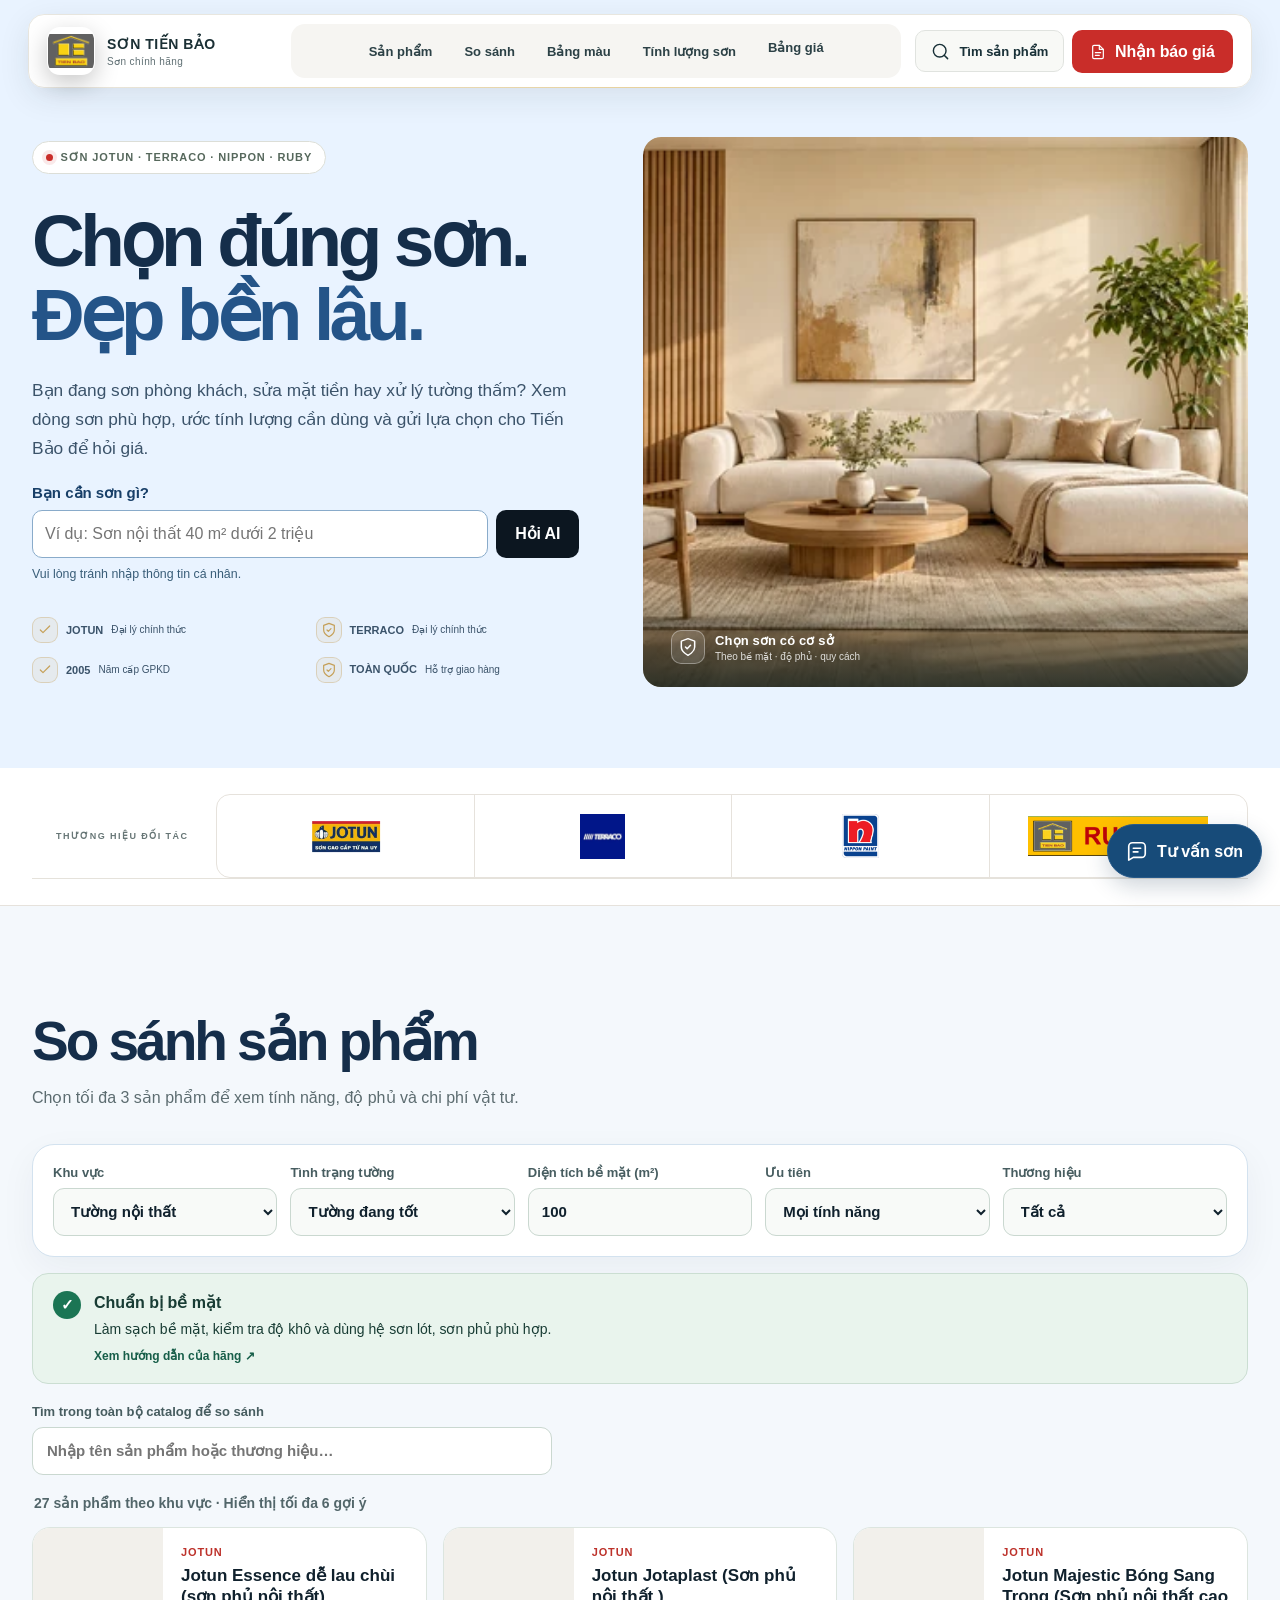
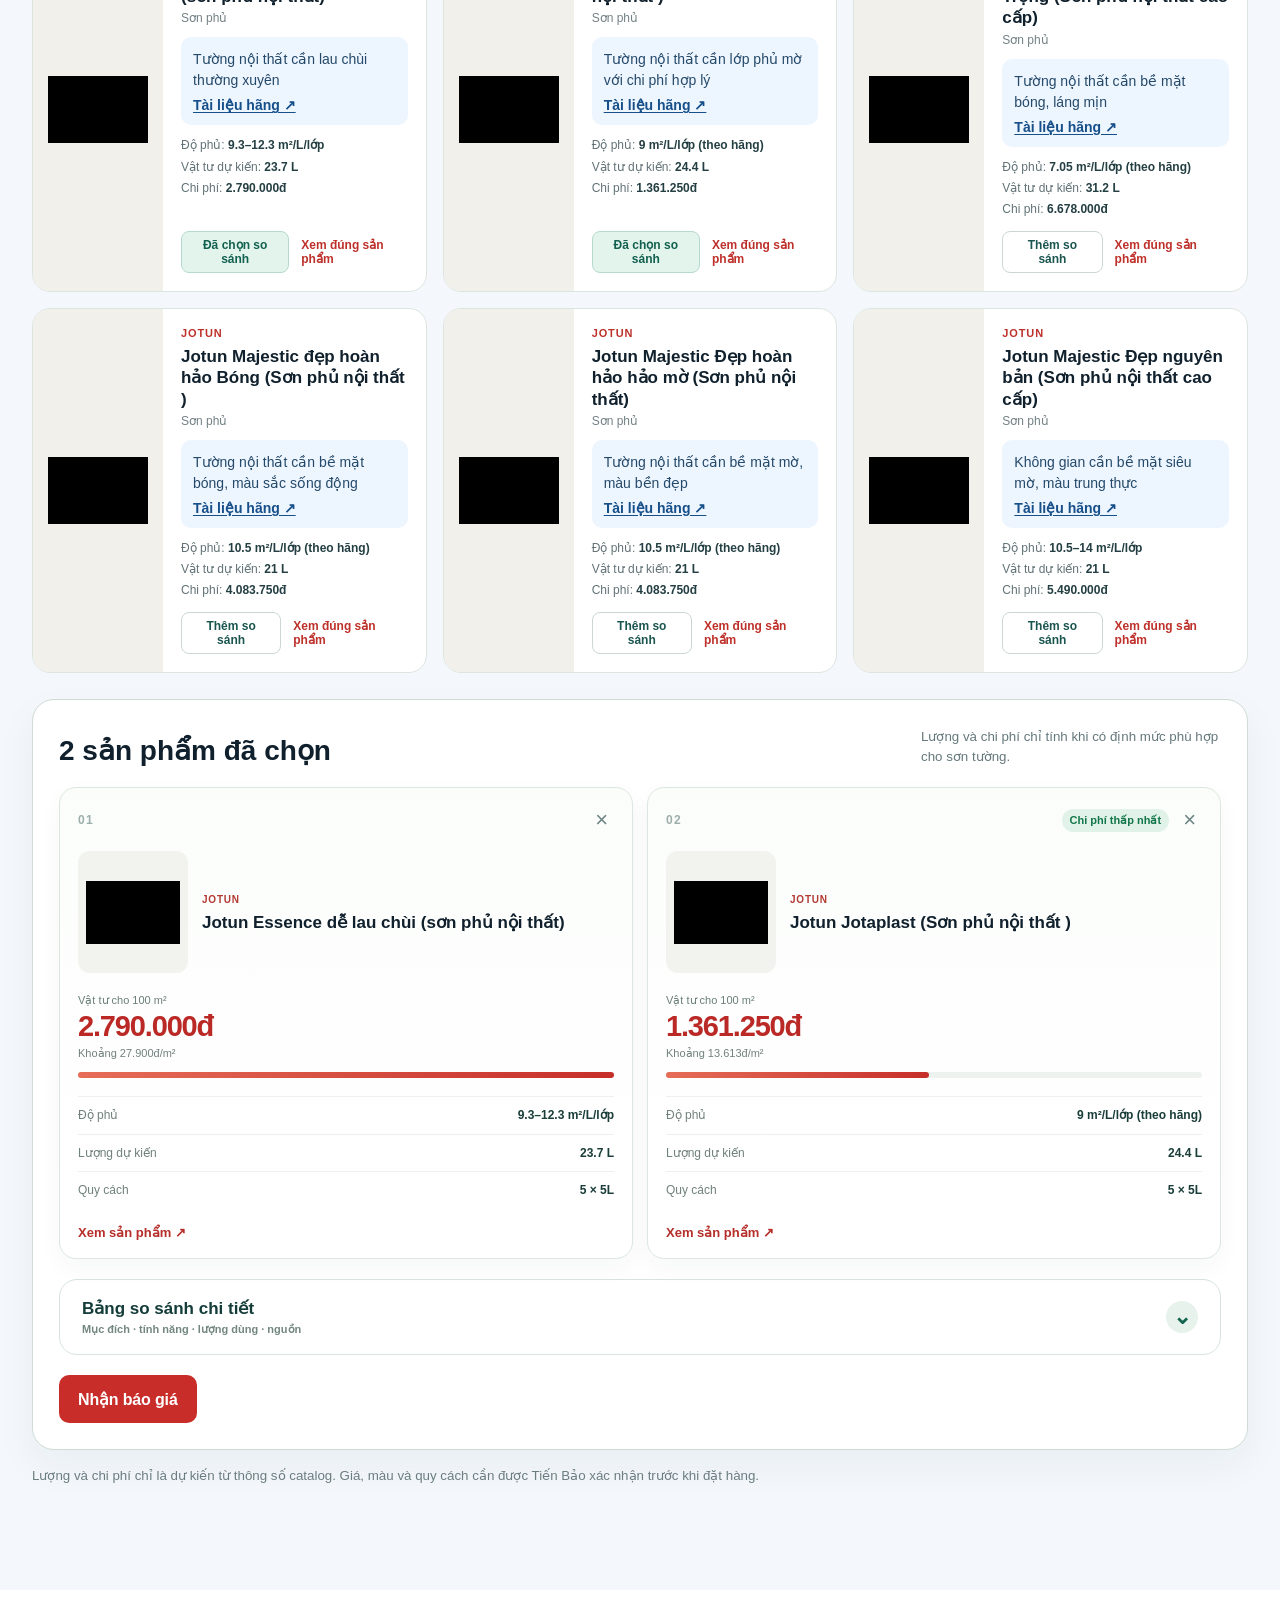
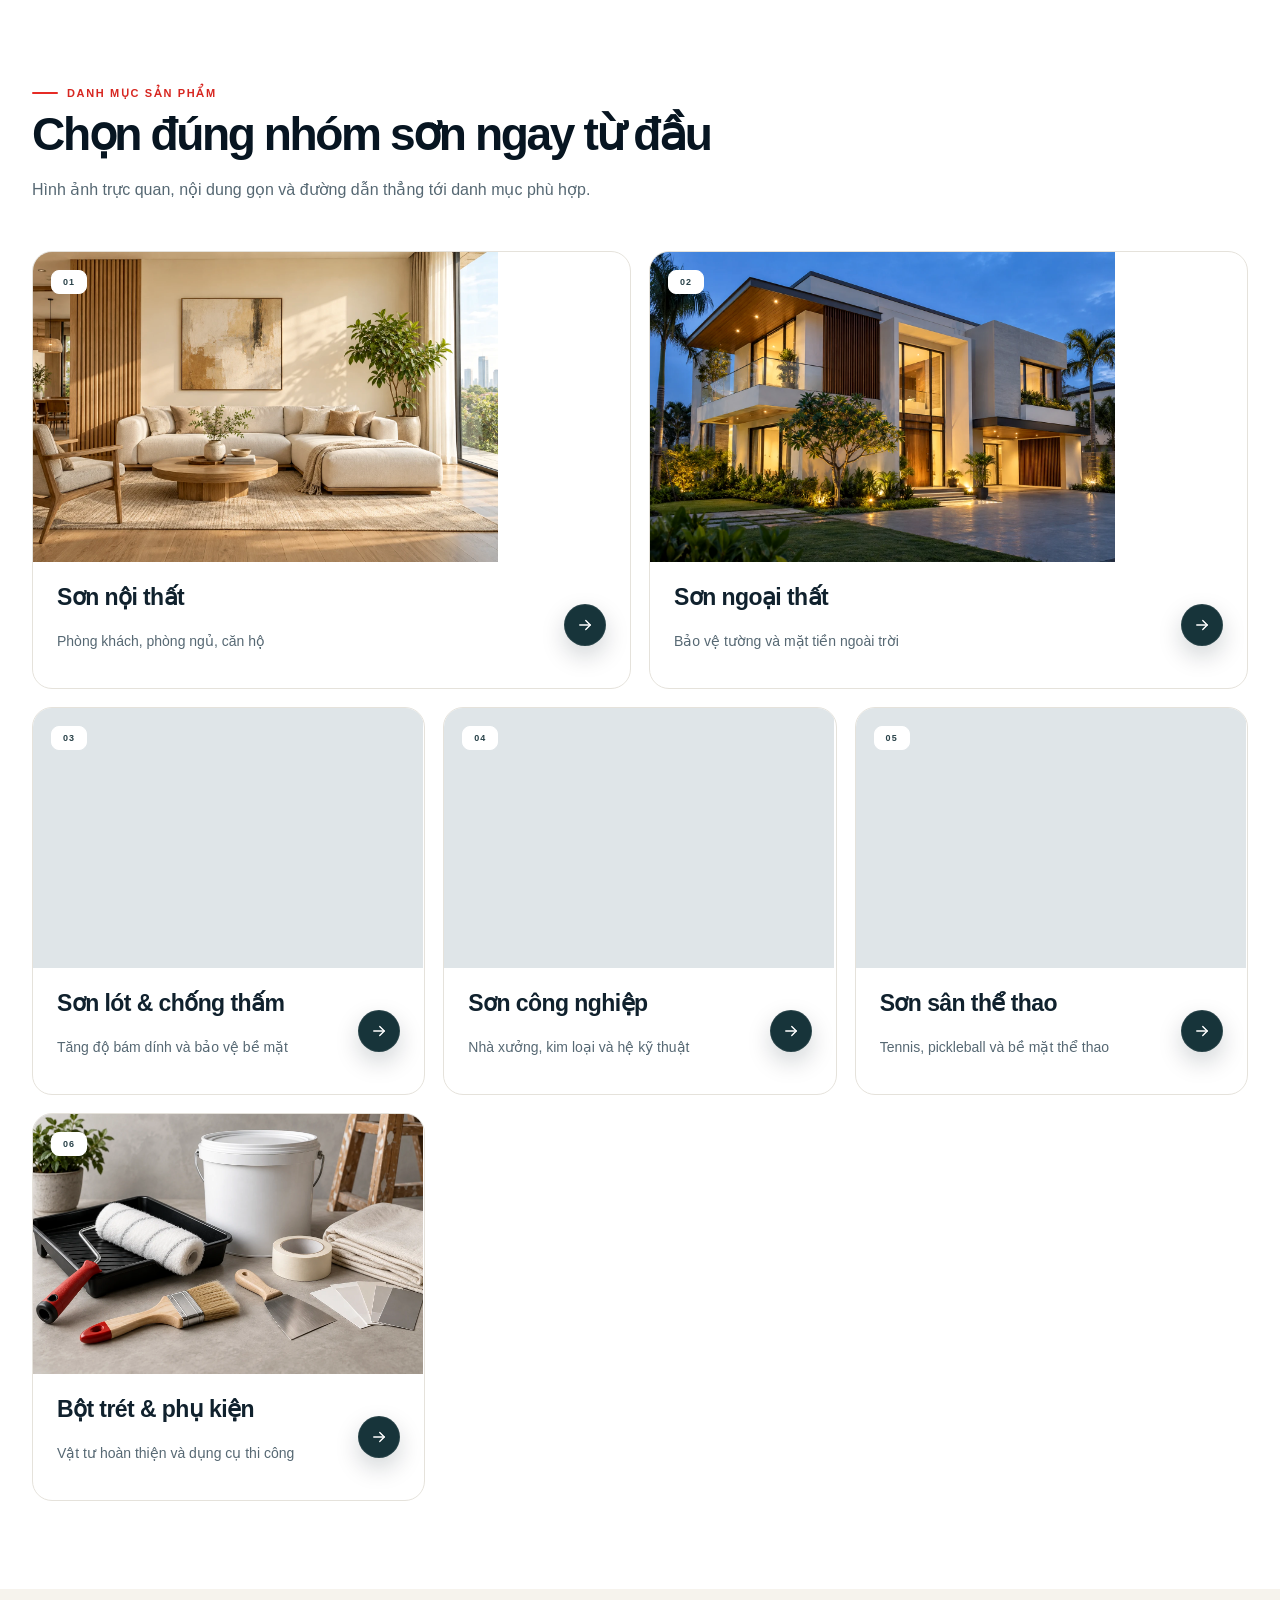
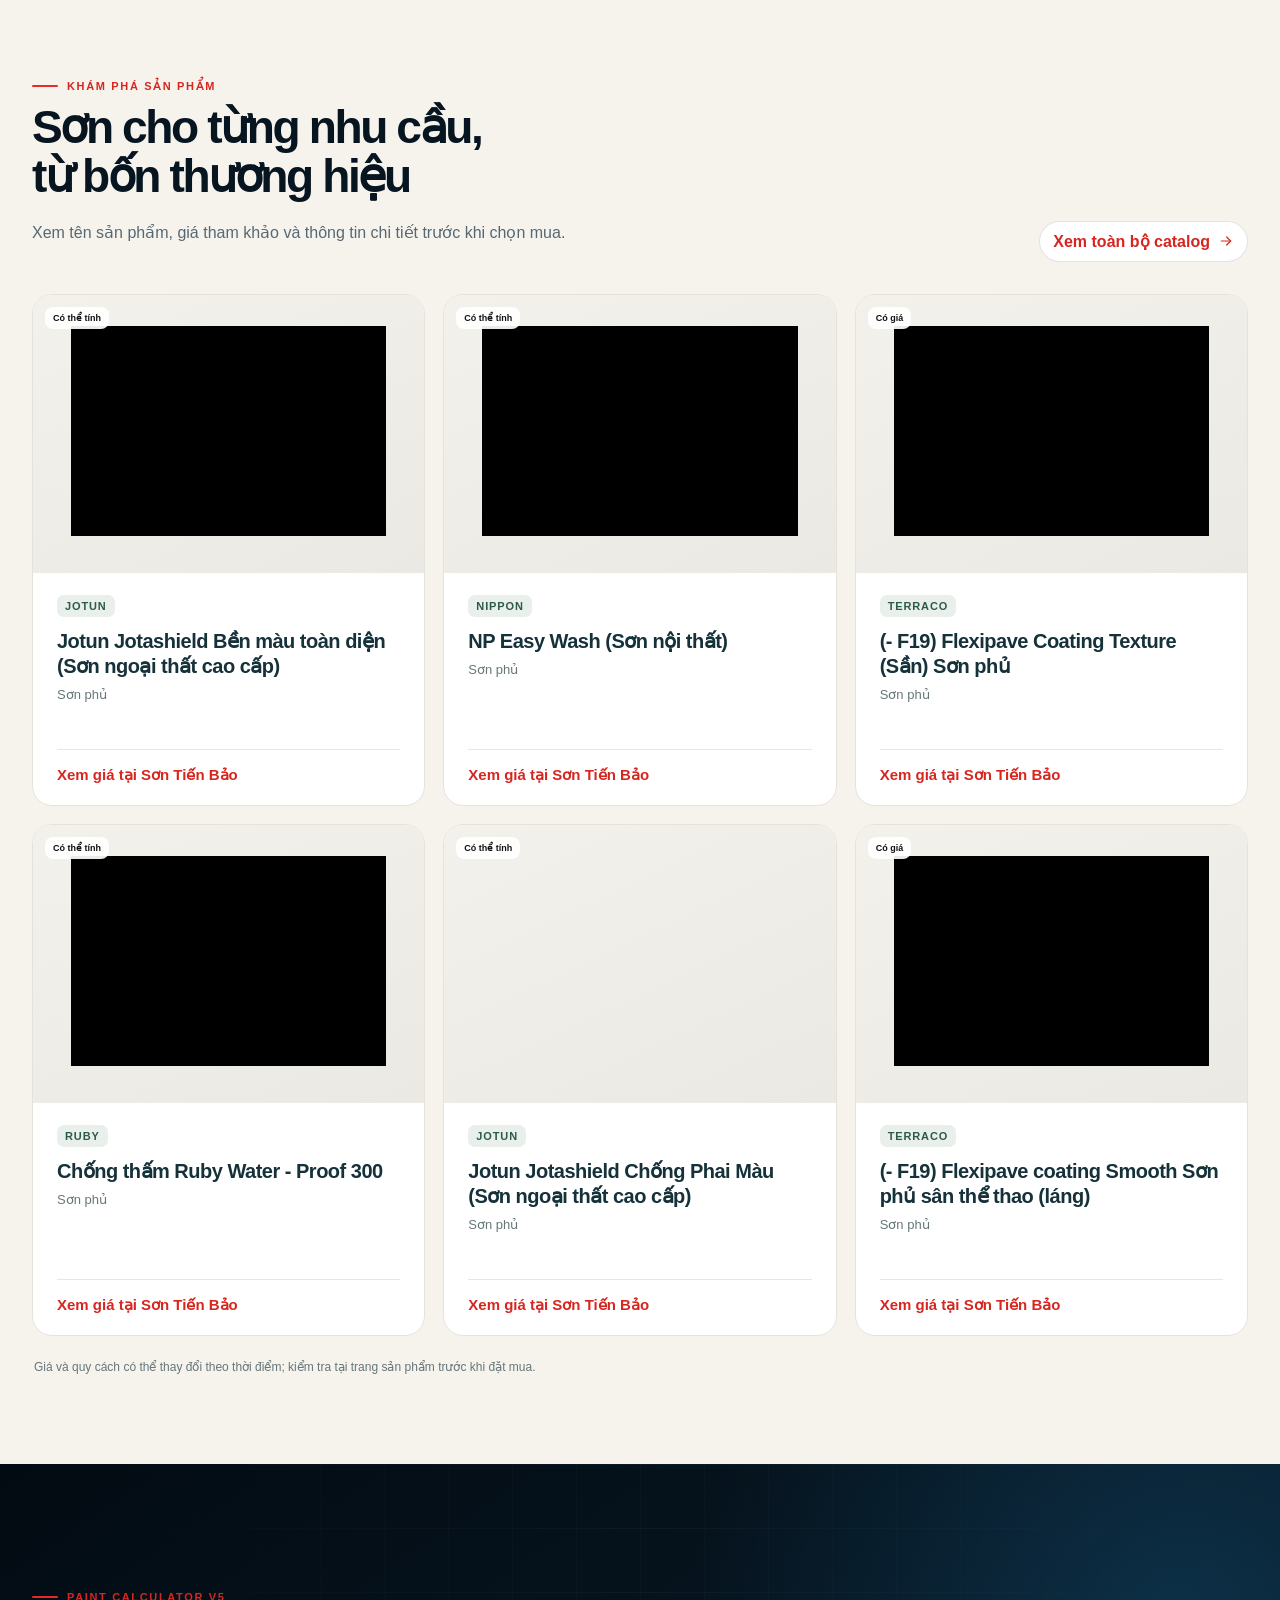
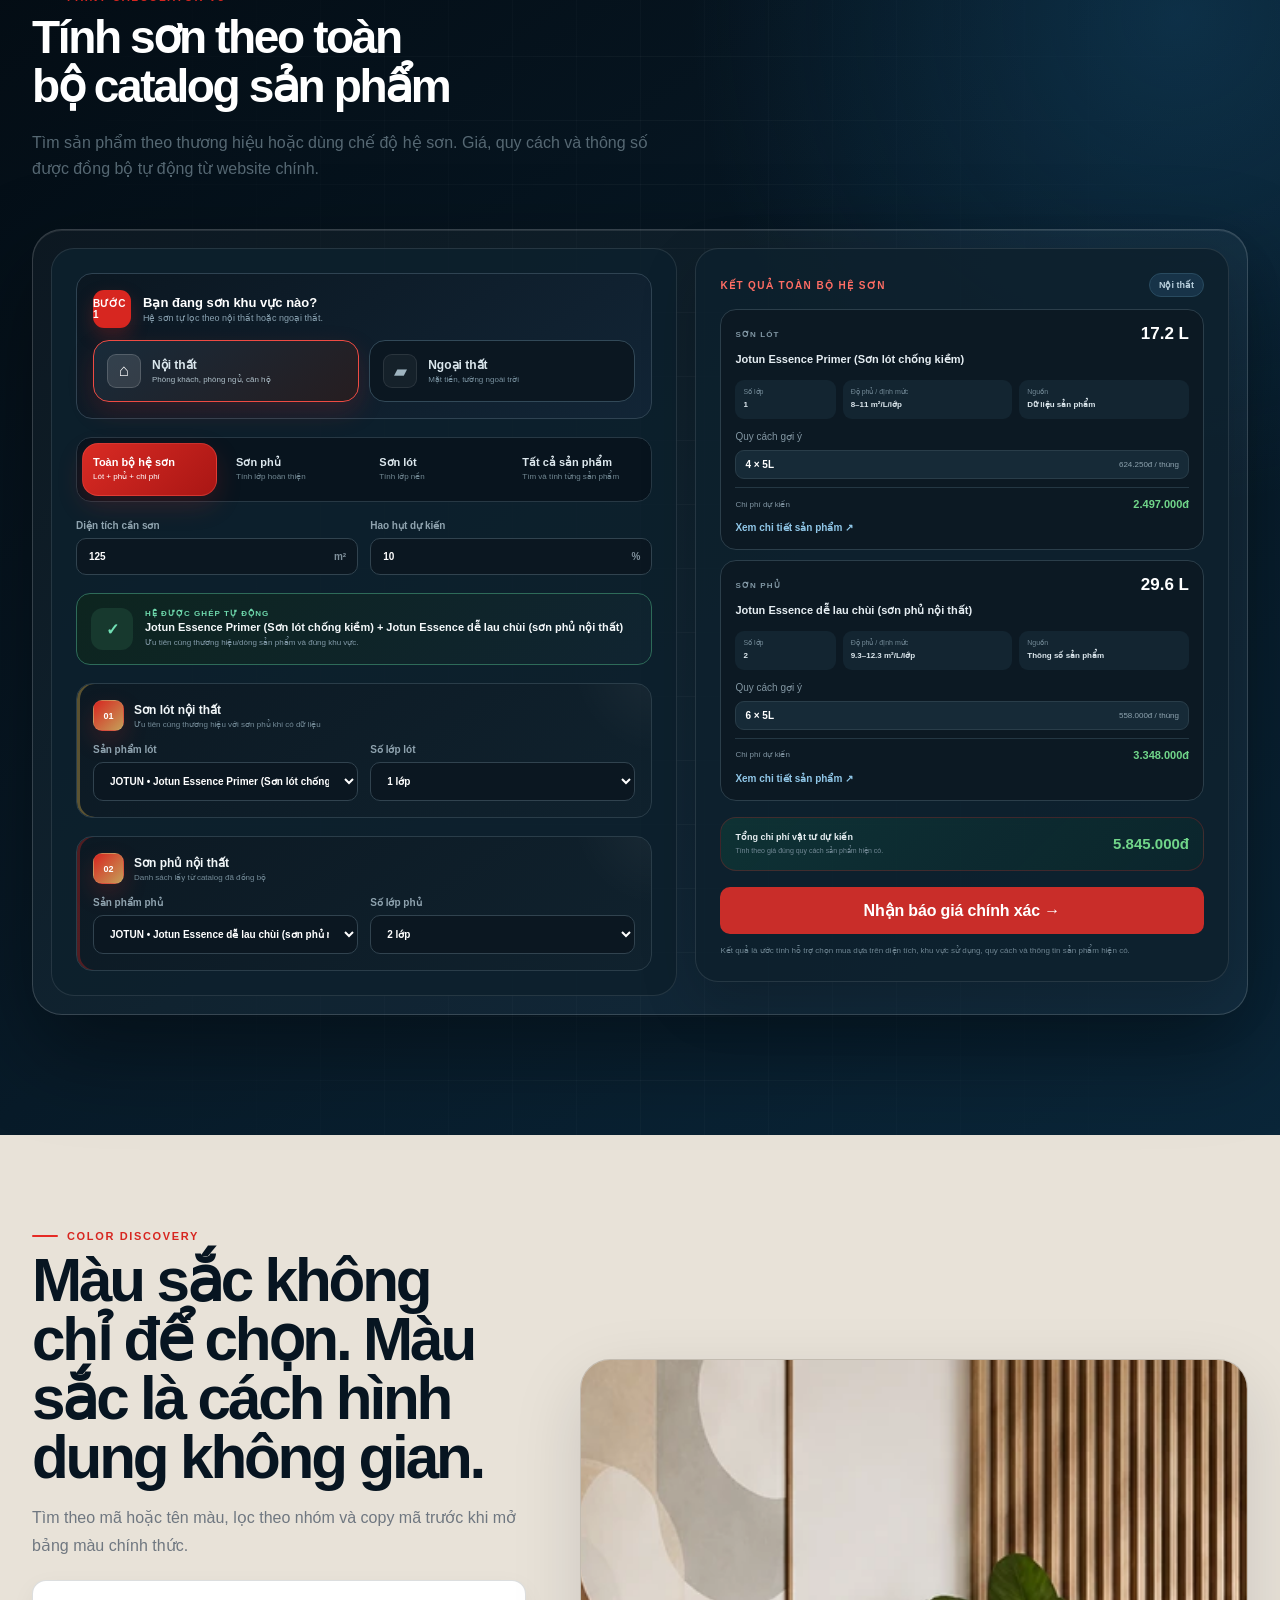
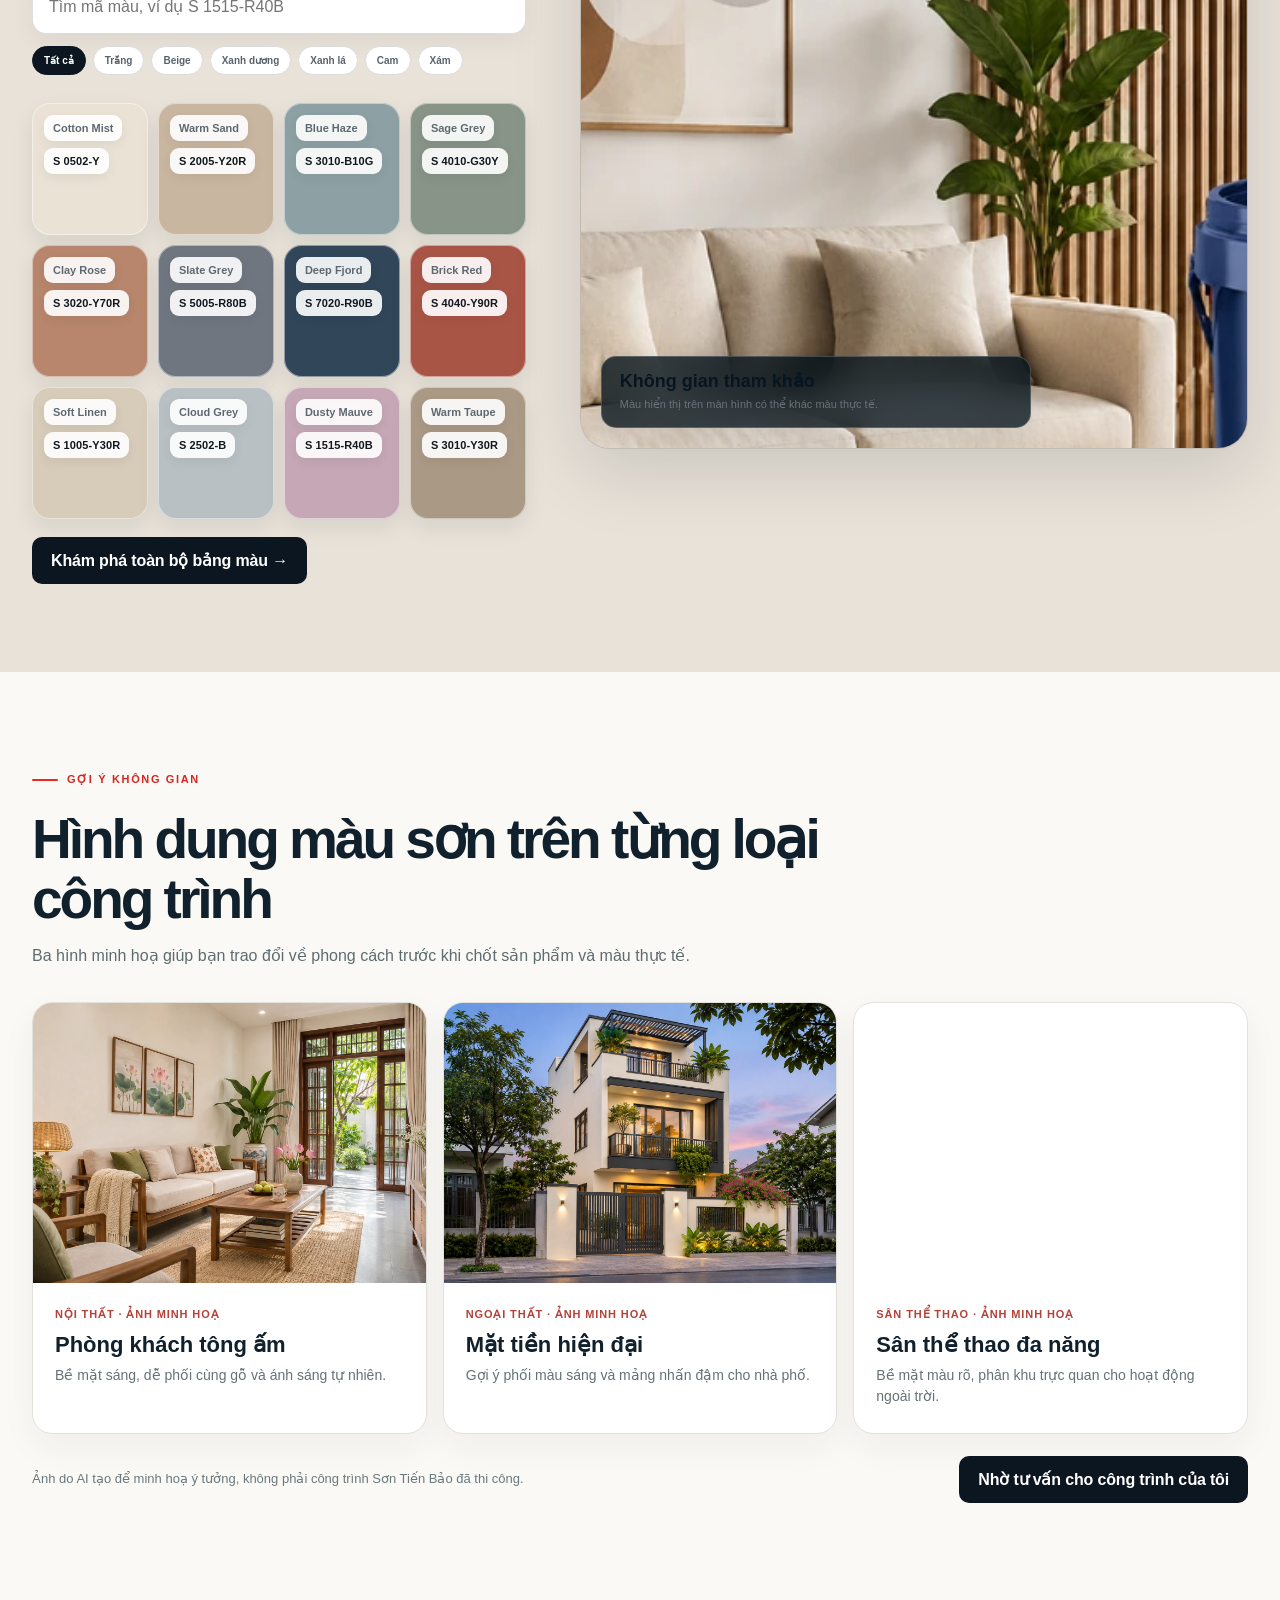
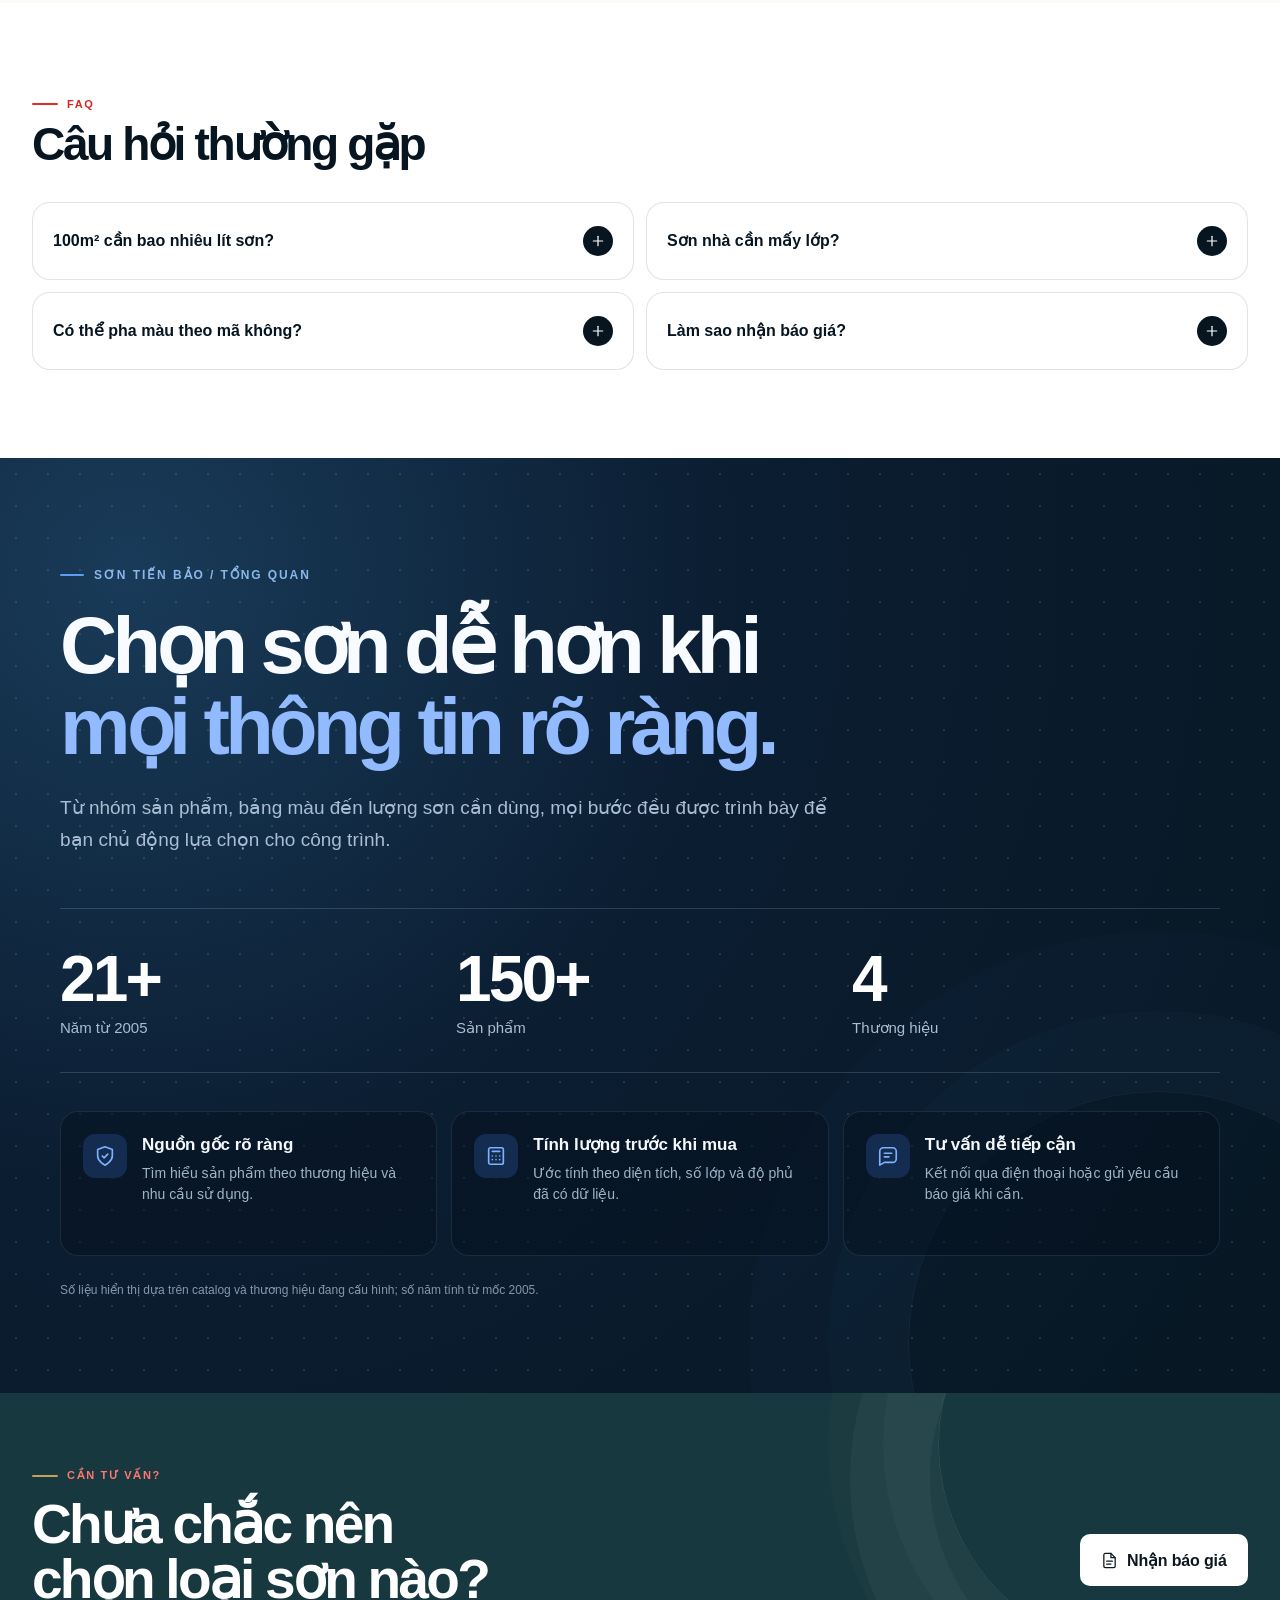
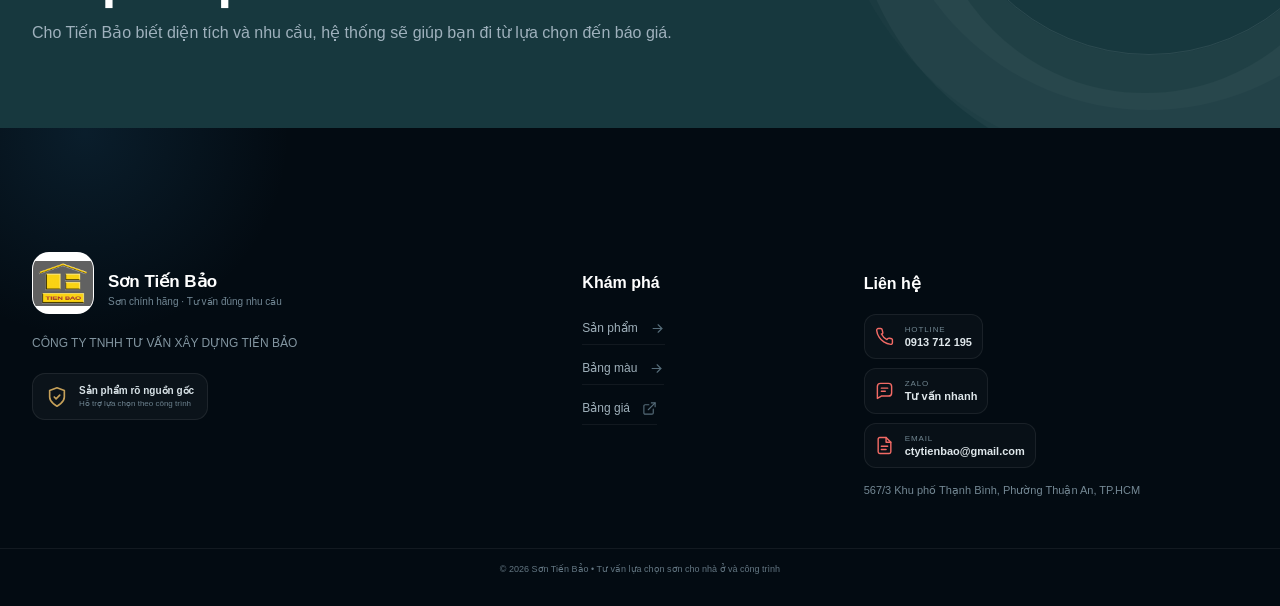
<file: index.html>
<!doctype html>
<html lang="vi">
<head>
  <meta charset="utf-8" />
  <meta name="viewport" content="width=device-width, initial-scale=1" />
  <meta name="theme-color" content="#e9f3ff" />
  <meta name="stb-paint-rag" content="https://tien-bao-paint-rag.sontienbao-v7.workers.dev/ask" />
  <meta http-equiv="Content-Security-Policy" content="default-src 'self'; script-src 'self' https://www.googletagmanager.com; script-src-attr 'none'; style-src 'self' 'unsafe-inline'; img-src 'self' data: blob: https://sontienbao.com https://media.loveitopcdn.com https://www.google-analytics.com; font-src 'self' data:; connect-src 'self' https://sontienbao.com https://www.google-analytics.com https://region1.google-analytics.com https://tien-bao-paint-rag.sontienbao-v7.workers.dev; frame-src 'self' https://sontienbao.com; object-src 'none'; base-uri 'self'; form-action 'self' https://sontienbao.com" />
  <meta name="referrer" content="strict-origin-when-cross-origin" />
  <link rel="icon" type="image/png" href="assets/logo-tien-bao-compact.png" />
  <title>Sơn Tiến Bảo – Sơn chính hãng cho không gian đẹp bền lâu</title>
  <link rel="preload" as="image" imagesrcset="assets/category-interior-480.webp 480w, assets/category-interior-960.webp 960w, assets/category-interior-2026.webp 1536w" imagesizes="(max-width:900px) calc(100vw - 32px), (max-width:1440px) 47vw, 660px" fetchpriority="high" />
  <link rel="preload" as="image" href="assets/logo-tien-bao-compact.png" />
  <meta name="description" content="Sơn Tiến Bảo – sơn Jotun, Terraco chính hãng, bảng màu, tính lượng sơn và nhận báo giá." />
  <meta name="robots" content="index,follow" />
  <link rel="canonical" href="https://sontienbao-v7.vercel.app/" />
  <link rel="stylesheet" href="storefront.css?v=20261124-2" />
  <script defer src="admin-route.js"></script>
  <script defer src="vendor/react.production.min.js"></script>
  <script defer src="vendor/react-dom.production.min.js"></script>
  <script defer src="itop-config.js"></script>
  <script defer src="itop-adapter.js"></script>
  <script defer src="default-data.js"></script>
  <script defer src="v7-content.js?v=20261123-1"></script>
  <script defer src="v7-content-overrides.js"></script>
  <script defer src="synced-products.js"></script>
  <script defer src="sync-products.js?v=20260917-1"></script>
  <script defer src="calculator-coverage.js?v=20261108-2"></script>
  <script defer src="manual-products.js"></script>
  <script defer src="manual-product-overrides.js"></script>
  <script defer src="production-overrides.js?v=20261123-1"></script>
  <script defer src="asset-path-fix.js?v=20260814-1"></script>
  <script defer src="shopping-tools.js?v=20261124-3"></script>
  <script defer src="analytics-config.js?v=20261108-1"></script>
  <script defer src="analytics.js?v=20261119-1"></script>
  <script defer src="vitals.js?v=20261119-3"></script>
  <script defer src="app.js?v=20261124-2"></script>
  <script defer src="seo-copy-fix.js?v=20260831-3"></script>
</head>
<body>
  <div id="root"></div>
  <noscript>Bạn cần bật JavaScript để sử dụng website.</noscript>
</body>
</html>
</file>
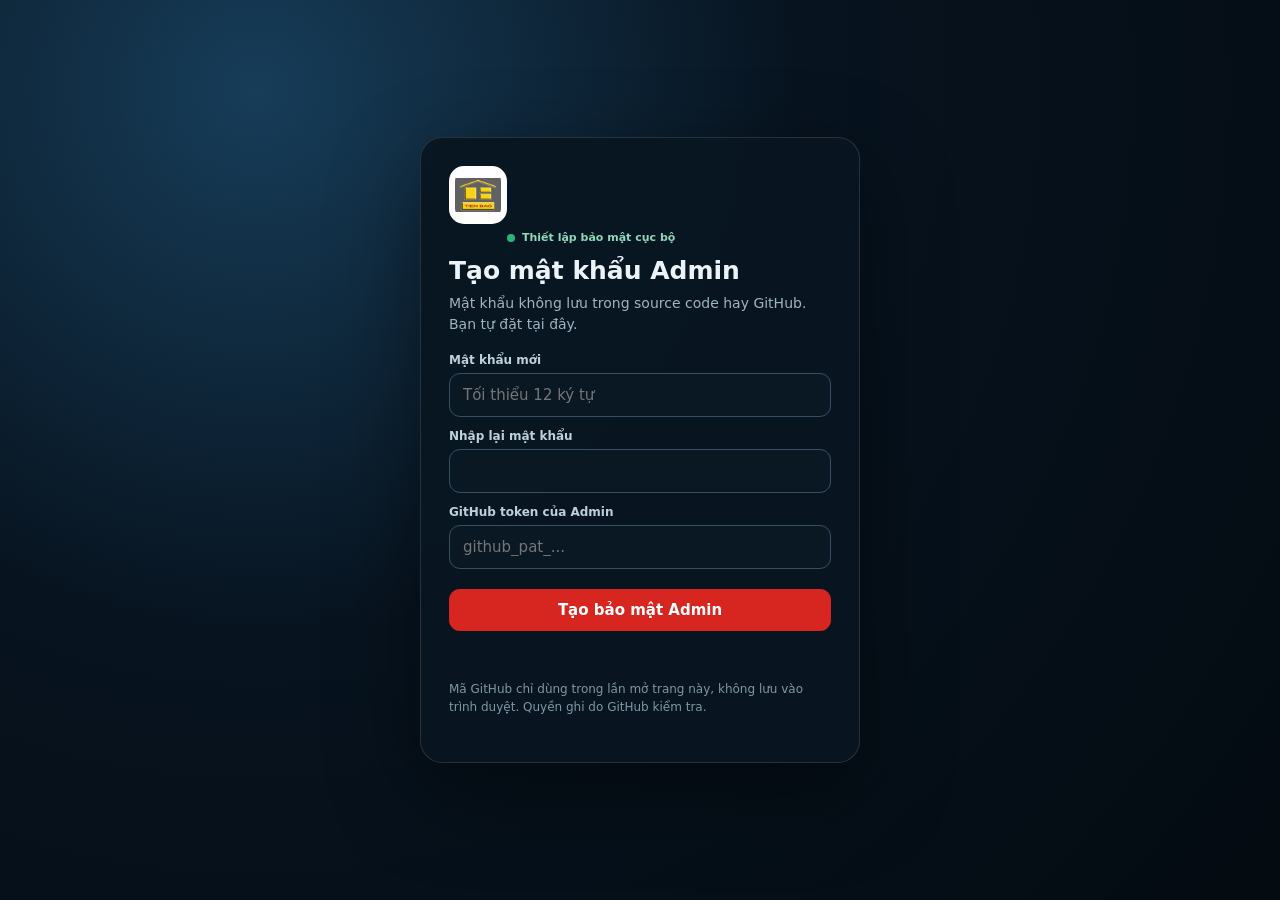
<file: admin.html>
<!doctype html>
<html lang="vi">
<head>
  <meta charset="utf-8">
  <meta name="viewport" content="width=device-width,initial-scale=1">
  <meta name="robots" content="noindex,nofollow">
  <meta name="referrer" content="no-referrer">
  <meta http-equiv="Content-Security-Policy" content="default-src 'self'; connect-src https://api.github.com; img-src 'self' data: blob: https:; style-src 'self' 'unsafe-inline'; script-src 'self'; script-src-attr 'none'; object-src 'none'; base-uri 'none'; form-action 'none'">
  <title>Admin Center • Landing Page Sơn Tiến Bảo</title>
  <link rel="stylesheet" href="admin-v2.css">
</head>
<body>
<div class="shell">
  <aside class="sidebar">
    <div class="brand"><img src="assets/logo-tien-bao.png" alt="Sơn Tiến Bảo"><div><b>Admin Center</b><small>Landing Page CMS</small></div></div>
    <div class="nav-title">LANDING PAGE</div>
    <nav class="nav">
      <button class="active" data-page="dashboard">▣ Dashboard</button>
      <button data-page="content">✎ Nội dung trang</button>
      <button data-page="seo">⌕ SEO & giao diện</button>
      <button data-page="settings">⚙ Kết nối & sao lưu</button>
    </nav>
    <div class="side-bottom nav">
      <a href="https://sontienbao-v7.vercel.app/" target="_blank" rel="noopener">↗ Xem Landing Page</a>
      <a href="https://sontienbao.com/admin" target="_blank" rel="noopener">↗ Backend iTop</a>
    </div>
  </aside>

  <main class="main">
    <header class="topbar">
      <div><h1 id="pageTitle">Dashboard</h1><small id="saveState" class="top-sub">Không có thay đổi chưa lưu</small></div>
      <div class="spacer"></div>
      <span class="tag ok" title="Landing Page đang được phục vụ từ Vercel">Vercel</span>
      <span id="connBadge" class="tag hidden">Chưa kết nối</span>
      <a class="btn hide-mobile link-btn" href="https://sontienbao-v7.vercel.app/" target="_blank" rel="noopener">Xem trước ↗</a>
      <button id="themeBtn" class="btn" title="Dark / Light">◐</button>
      <button id="saveBtn" class="btn primary">Đã lưu</button>
    </header>

    <div class="content">
      <section id="page-dashboard" class="page active">
        <div class="hero">
          <div>
            <span class="eyebrow">SƠN TIẾN BẢO • LANDING PAGE CMS</span>
            <h2>Chỉ chỉnh nội dung Landing Page</h2>
            <p>Admin này chỉ quản lý nội dung, hình ảnh, danh mục hiển thị, banner, popup, FAQ, SEO và giao diện. Sản phẩm, giá, biến thể và dữ liệu kỹ thuật tiếp tục tự đồng bộ từ iTop.</p>
          </div>
          <a class="btn hero-btn" href="https://sontienbao-v7.vercel.app/" target="_blank" rel="noopener">Mở website ↗</a>
        </div>

        <div class="cards">
          <div class="card stat"><small>DANH MỤC HIỂN THỊ</small><strong id="statCategories">0</strong><span>Khối điều hướng Landing Page</span></div>
          <div class="card stat"><small>FAQ HIỂN THỊ</small><strong id="statFaq">0</strong><span>Nội dung hỗ trợ khách hàng</span></div>
          <div class="card stat"><small>BANNER ĐANG BẬT</small><strong id="statBanner">0</strong><span>CTA trên Landing Page</span></div>
          <div class="card stat"><small>CẬP NHẬT NỘI DUNG</small><strong id="statUpdated">—</strong><span>Lần lưu CMS gần nhất</span></div>
        </div>

        <div class="dashboard-grid">
          <div class="card">
            <div class="section-head"><div><h2>Thao tác nhanh</h2><p class="muted">Các khu vực được phép chỉnh trong Admin Center.</p></div></div>
            <div class="quick-grid">
              <button class="quick" data-go="content" data-focus="heroEditor"><b>Hero & ảnh chính</b><span>Tiêu đề, mô tả, CTA, hình ảnh</span></button>
              <button class="quick" data-go="content" data-focus="categoriesEditor"><b>Danh mục</b><span>Tên, mô tả, ảnh và liên kết</span></button>
              <button class="quick" data-go="content" data-focus="bannerEditor"><b>Banner & Popup</b><span>Nội dung chuyển đổi và ưu đãi</span></button>
              <button class="quick" data-go="seo"><b>SEO & giao diện</b><span>Title, description và template</span></button>
            </div>
          </div>

          <div class="card">
            <div class="section-head"><div><h2>Tự động cập nhật sản phẩm</h2><p class="muted">Giữ nguyên cơ chế tự đồng bộ của các phiên bản trước.</p></div><span class="tag ok">TỰ ĐỘNG</span></div>
            <div class="flow"><span>iTop</span><b>→</b><span>GitHub Actions</span><b>→</b><span>synced-products.js</span><b>→</b><span>Landing Page</span></div>
            <div class="notice" style="margin-top:12px">
              <b>Admin không sửa dữ liệu sản phẩm.</b> Workflow đồng bộ iTop vẫn chạy theo lịch riêng và cập nhật sản phẩm/Calculator mà không chạm vào file nội dung CMS <code>v7-content.js</code>.
            </div>
          </div>
        </div>

        <div class="card" style="margin-top:14px">
          <div class="section-head"><div><h2>Khôi phục nháp nội dung</h2><p class="muted">Các thay đổi Landing Page chưa lưu được giữ cục bộ trên thiết bị.</p></div><button id="restoreDraftBtn" class="btn">Khôi phục nháp</button></div>
          <div id="draftInfo" class="muted">Chưa có nháp cục bộ.</div>
        </div>
      </section>

      <section id="page-content" class="page">
        <div class="hero compact"><div><span class="eyebrow">CONTENT EDITOR</span><h2>Nội dung Landing Page</h2><p>Sửa trực tiếp các section hiển thị trên trang V7. Không chỉnh sản phẩm, giá hoặc tồn kho tại đây.</p></div></div>

        <div class="editor-grid">
          <section class="card editor-card" id="generalEditor">
            <div class="section-head"><div><h2>Thông tin chung</h2><p class="muted">Thông tin liên hệ và thanh thông báo.</p></div></div>
            <div class="grid">
              <div class="field full"><label>Thanh thông báo trên cùng</label><input data-content="site.topbar"></div>
              <div class="field"><label>Hotline hiển thị</label><input data-content="site.hotlineDisplay"></div>
              <div class="field"><label>Hotline gọi</label><input data-content="site.hotline"></div>
              <div class="field"><label>Email</label><input data-content="site.email" type="email"></div>
              <div class="field"><label>Địa chỉ</label><input data-content="site.address"></div>
            </div>
          </section>

          <section class="card editor-card" id="heroEditor">
            <div class="section-head"><div><h2>Hero đầu trang</h2><p class="muted">Tiêu đề, CTA và ảnh chính.</p></div><button class="btn mini-btn" data-reset-section="hero">Hoàn tác section</button></div>
            <div class="grid">
              <div class="field full"><label>Eyebrow</label><input data-content="hero.eyebrow"></div>
              <div class="field"><label>Tiêu đề</label><input data-content="hero.title"></div>
              <div class="field"><label>Dòng nhấn</label><input data-content="hero.titleAccent"></div>
              <div class="field full"><label>Mô tả</label><textarea data-content="hero.lead"></textarea></div>
              <div class="field"><label>Nút chính</label><input data-content="hero.primaryCta"></div>
              <div class="field"><label>Nút phụ</label><input data-content="hero.secondaryCta"></div>
              <div class="field"><label>Nút bảng màu</label><input data-content="hero.tertiaryCta"></div>
              <div class="field"><label>Ghi chú nhỏ</label><input data-content="hero.microcopy"></div>
              <div class="field full"><label>Ảnh Hero</label><div class="preview-row"><img data-preview-content="hero.image" alt="Hero"><div><input data-content="hero.image"><div class="inline-actions"><button type="button" class="btn" data-upload-content="hero.image">Tải ảnh lên</button><button type="button" class="btn" data-clear-content="hero.image">Xóa ảnh</button></div></div></div></div>
            </div>
          </section>

          <section class="card editor-card full-span" id="categoriesEditor">
            <div class="section-head"><div><h2>Danh mục trên Landing Page</h2><p class="muted">Chỉ chỉnh thẻ điều hướng hiển thị trên Landing Page; không thay đổi danh mục sản phẩm trong iTop.</p></div><button id="addCategoryBtn" class="btn">+ Thêm danh mục hiển thị</button></div>
            <div id="categoryEditorList" class="stack"></div>
          </section>

          <section class="card editor-card" id="bannerEditor">
            <div class="section-head"><div><h2>Banner CTA</h2><p class="muted">Banner điều hướng nổi bật.</p></div><button class="btn mini-btn" data-reset-section="banners">Hoàn tác</button></div>
            <div class="grid">
              <label class="check full"><input type="checkbox" data-content="banners.0.enabled"> Hiển thị banner</label>
              <div class="field"><label>Tiêu đề</label><input data-content="banners.0.title"></div>
              <div class="field"><label>Nhãn nút</label><input data-content="banners.0.ctaLabel"></div>
              <div class="field full"><label>Mô tả</label><textarea data-content="banners.0.subtitle"></textarea></div>
              <div class="field full"><label>URL nút</label><input data-content="banners.0.ctaUrl"></div>
              <div class="field full"><label>Ảnh</label><div class="preview-row"><img data-preview-content="banners.0.image" alt="Banner"><div><input data-content="banners.0.image"><div class="inline-actions"><button type="button" class="btn" data-upload-content="banners.0.image">Tải ảnh lên</button><button type="button" class="btn" data-clear-content="banners.0.image">Xóa ảnh</button></div></div></div></div>
            </div>
          </section>

          <section class="card editor-card" id="popupEditor">
            <div class="section-head"><div><h2>Popup / ưu đãi</h2><p class="muted">Thông báo theo phiên truy cập.</p></div><button class="btn mini-btn" data-reset-section="popups">Hoàn tác</button></div>
            <div class="grid">
              <label class="check full"><input type="checkbox" data-content="popups.0.enabled"> Bật popup</label>
              <div class="field"><label>Eyebrow</label><input data-content="popups.0.eyebrow"></div>
              <div class="field"><label>Tiêu đề</label><input data-content="popups.0.title"></div>
              <div class="field full"><label>Nội dung</label><textarea data-content="popups.0.body"></textarea></div>
              <div class="field full"><label>Dòng nhấn</label><input data-content="popups.0.highlight"></div>
              <div class="field"><label>Nút chính</label><input data-content="popups.0.ctaLabel"></div>
              <div class="field"><label>URL</label><input data-content="popups.0.ctaUrl"></div>
              <div class="field"><label>Nút đóng</label><input data-content="popups.0.secondaryLabel"></div>
              <div class="field"><label>Delay (ms)</label><input type="number" min="0" data-content="popups.0.delay"></div>
              <div class="field full"><label>Ảnh</label><div class="preview-row"><img data-preview-content="popups.0.image" alt="Popup"><div><input data-content="popups.0.image"><div class="inline-actions"><button type="button" class="btn" data-upload-content="popups.0.image">Tải ảnh lên</button><button type="button" class="btn" data-clear-content="popups.0.image">Xóa ảnh</button></div></div></div></div>
            </div>
          </section>

          <section class="card editor-card full-span" id="faqEditor">
            <div class="section-head"><div><h2>FAQ</h2><p class="muted">Thêm, sửa, sắp xếp, ẩn và xóa câu hỏi trên Landing Page.</p></div><button id="addFaqBtn" class="btn">+ Thêm FAQ</button></div>
            <div id="faqEditorList" class="stack"></div>
          </section>
        </div>
      </section>

      <section id="page-seo" class="page">
        <div class="hero compact"><div><span class="eyebrow">SEO & THEME</span><h2>SEO & giao diện Landing Page</h2><p>Thiết lập metadata và preset giao diện, không ảnh hưởng dữ liệu sản phẩm tự đồng bộ.</p></div></div>
        <div class="editor-grid">
          <section class="card editor-card">
            <div class="section-head"><div><h2>SEO trang chủ</h2><p class="muted">Google title và description.</p></div></div>
            <div class="grid one">
              <div class="field"><label>Meta title <span id="seoTitleCount" class="counter"></span></label><input data-content="seo.title" maxlength="90"></div>
              <div class="field"><label>Meta description <span id="seoDescCount" class="counter"></span></label><textarea data-content="seo.description" maxlength="220"></textarea></div>
            </div>
            <div class="search-preview"><small>Google Preview</small><b id="googleTitle"></b><span>https://sontienbao.com/</span><p id="googleDescription"></p></div>
          </section>
          <section class="card editor-card">
            <div class="section-head"><div><h2>Giao diện</h2><p class="muted">Preset phong cách toàn trang.</p></div></div>
            <div class="field"><label>Template</label><select data-content="theme.template"><option value="premium-navy">Premium Navy</option><option value="light-boutique">Light Boutique</option><option value="graphite-glass">Graphite Glass</option><option value="sandstone-studio">Sandstone Studio</option><option value="neo-commerce">Neo Commerce</option></select></div>
            <div class="notice" style="margin-top:12px">Phần này chỉ đổi nội dung/hiển thị Landing Page, không can thiệp dữ liệu sản phẩm.</div>
          </section>
        </div>
      </section>

      <section id="page-settings" class="page">
        <div class="editor-grid" id="settingsGrid">
          <section class="card editor-card">
            <div class="section-head"><div><h2>Kết nối GitHub</h2><p class="muted">Admin chỉ đọc/ghi file nội dung <b>v7-content.js</b>.</p></div></div>
            <div class="connect-box"><input id="tokenInput" type="password" autocomplete="off" spellcheck="false" placeholder="github_pat_..."><button id="connectBtn" class="btn navy">Kết nối</button></div>
            <div class="notice" style="margin-top:12px">Token cần <b>Contents: Read and write</b> chỉ cho repo <b>phatnbt/sontienbao-v7</b>. Token chỉ ở bộ nhớ trang đang mở; hãy nhập lại khi tải lại trang.</div>
            <div class="inline-actions"><button id="disconnectBtn" class="btn">Ngắt kết nối</button><button id="reloadBtn" class="btn">Tải nội dung mới nhất</button></div>
          </section>

          <section class="card editor-card">
            <div class="section-head"><div><h2>Sao lưu nội dung</h2><p class="muted">Backup riêng cấu hình Landing Page.</p></div></div>
            <div class="inline-actions"><button id="exportBtn" class="btn">Tải bản sao JSON</button><button id="clearDraftBtn" class="btn danger">Xóa nháp thiết bị</button></div>
            <div id="lastUpdatedInfo" class="muted" style="margin-top:14px"></div>
          </section>

          <section class="card editor-card full-span">
            <div class="section-head"><div><h2>Tự động đồng bộ iTop</h2><p class="muted">Cơ chế cũ được giữ nguyên và chạy độc lập với CMS nội dung.</p></div><span class="tag ok">GIỮ NGUYÊN</span></div>
            <div class="flow"><span>iTop sản phẩm</span><b>→</b><span>sync scripts</span><b>→</b><span>synced-products.js</span><b>→</b><span>Landing Page</span></div>
            <div class="notice" style="margin-top:12px"><b>Không có nút sửa sản phẩm trong Admin Center.</b> Giá, tồn kho, biến thể, công thức và danh mục nguồn vẫn quản lý ở iTop. Workflow tự động tiếp tục chạy theo lịch hiện có.</div>
            <div class="inline-actions"><a class="btn navy link-btn" href="https://sontienbao.com/admin" target="_blank" rel="noopener">Mở backend iTop ↗</a><a class="btn link-btn" href="https://sontienbao-v7.vercel.app/" target="_blank" rel="noopener">Mở Landing Page ↗</a></div>
          </section>
        </div>
      </section>
    </div>
  </main>
</div>

<input id="filePicker" type="file" accept="image/png,image/jpeg,image/webp,image/gif" hidden>
<div id="toast" class="toast"></div>

<script src="v7-content.js"></script>
<script src="admin-v2.js?v=20261108-1"></script>
</body>
</html>
</file>
<file: storefront.css>
/* styles.css */
:root{--primary:#d72620;--primaryDark:#a91513;--navy:#07131f;--navy2:#0c2135;--ink:#101820;--paper:#f7f5f2;--surface:#fff;--muted:#6f7780;--accent:#f5c24b;--line:#e6e2dc;--container:1320px;--shadow:0 22px 60px rgba(5,15,24,.12)}
*{box-sizing:border-box}html{scroll-behavior:smooth}body{margin:0;font-family:Inter,"Segoe UI",Arial,sans-serif;background:var(--paper);color:var(--ink);-webkit-font-smoothing:antialiased}a{text-decoration:none;color:inherit}button,input,select,textarea{font:inherit}button{cursor:pointer}img{display:block;max-width:100%}.container{width:min(var(--container),calc(100% - 48px));margin:auto}.store{overflow:hidden}.btn{display:inline-flex;align-items:center;justify-content:center;gap:8px;padding:13px 18px;border-radius:10px;border:1px solid transparent;font-weight:800;transition:.22s}.btn:hover{transform:translateY(-2px)}.btn-red{background:linear-gradient(135deg,#e23028,var(--primaryDark));color:#fff;box-shadow:0 12px 25px rgba(215,38,32,.22)}.btn-glass{background:#ffffff0d;border-color:#ffffff55;color:#fff;backdrop-filter:blur(12px)}.btn-white{background:#fff;color:#0d1720}.btn-dark{background:#0c1620;color:#fff}.btn-outline{border-color:#ccd2d7;background:#fff}.btn.full{width:100%}.section{padding:86px 0}.section-kicker{display:block;color:var(--primary);font-weight:900;letter-spacing:.16em;font-size:11px;margin-bottom:10px}.section-kicker.light{color:#ff7770}.section-head{display:flex;justify-content:space-between;align-items:flex-end;gap:24px;margin-bottom:30px}.section-head h2,.color-copy h2,.solution-copy h2{font-size:clamp(34px,4vw,54px);line-height:1.02;letter-spacing:-.045em;margin:0}.section-head p,.color-copy p,.solution-copy p{color:var(--muted);line-height:1.75;max-width:760px}.text-link{color:var(--primary);font-weight:800}.reveal{opacity:0;transform:translateY(24px);transition:.65s cubic-bezier(.2,.8,.2,1)}.reveal.seen{opacity:1;transform:none}
.site-header{position:fixed;left:50%;top:12px;transform:translateX(-50%);z-index:1000;width:min(1430px,calc(100% - 24px));background:rgba(5,15,24,.9);border:1px solid #ffffff16;box-shadow:0 16px 40px #0004;border-radius:16px;color:#fff;backdrop-filter:blur(18px)}.header-inner{height:72px;padding:0 20px;display:flex;align-items:center}.brand-lockup{display:flex;align-items:center;gap:10px;min-width:230px}.brand-lockup img{width:48px;height:48px;object-fit:contain}.brand-lockup b{font-size:14px}.brand-lockup small{display:block;color:#9eafbb;font-size:10px;margin-top:2px}.desktop-nav{flex:1;display:flex;justify-content:center;gap:7px}.desktop-nav a,.desktop-nav button{color:#dce6ed;background:none;border:0;border-radius:8px;padding:10px 11px;font-size:12px;font-weight:700}.desktop-nav a:hover,.desktop-nav button:hover{background:#ffffff0e}.header-actions{display:flex;gap:8px;align-items:center}.round-btn{width:42px;height:42px;border:1px solid #ffffff22;border-radius:10px;display:grid;place-items:center}.header-quote{padding:11px 17px}
.hero{min-height:760px;background:var(--navy);position:relative;color:#fff;padding:120px 0 64px;overflow:hidden}.hero-bg{position:absolute;inset:0 0 0 35%}.hero-bg img{width:100%;height:100%;object-fit:cover;object-position:center}.hero-shade{position:absolute;inset:0;background:linear-gradient(90deg,#06111d 0,#06111dec 30%,#06111d8a 52%,#06111d35 74%,#06111d55 100%),linear-gradient(0deg,#06111d65,transparent 55%)}.hero-grid{position:relative;z-index:3;display:grid;grid-template-columns:1.05fr .95fr;align-items:center;min-height:570px}.hero-copy{max-width:720px}.eyebrow{display:inline-flex;align-items:center;gap:8px;border:1px solid #ffffff25;background:#ffffff08;padding:8px 12px;border-radius:999px;font-size:10px;font-weight:800;letter-spacing:.08em}.eyebrow i{width:7px;height:7px;border-radius:50%;background:var(--primary);box-shadow:0 0 0 7px rgba(215,38,32,.12)}.hero h1{font-size:clamp(50px,5.2vw,82px);line-height:.96;letter-spacing:-.055em;margin:22px 0 20px}.hero h1 em{font-style:normal;color:#eb3d35}.hero-lead{max-width:650px;font-size:16px;color:#c2d0d9;line-height:1.7}.hero-actions{display:flex;gap:12px;margin-top:28px}.trust-row{display:grid;grid-template-columns:repeat(4,1fr);gap:8px;border-top:1px solid #ffffff1a;margin-top:38px;padding-top:22px}.trust-item{display:grid;grid-template-columns:32px 1fr;grid-template-rows:auto auto;gap:0 8px}.trust-mark{grid-row:1/3;width:32px;height:32px;border:1px solid #ffffff25;border-radius:9px;display:grid;place-items:center}.trust-item b{font-size:12px}.trust-item small{font-size:9px;color:#9eb0bc;margin-top:4px}.hero-product-stage{position:relative;height:520px;align-self:end}.hero-product{position:absolute;filter:drop-shadow(0 22px 30px #0007)}.hero-p1{width:285px;right:75px;bottom:0;z-index:3}.hero-p2{width:210px;right:0;bottom:10px;z-index:2}.fan{position:absolute;right:-40px;bottom:65px;width:300px;height:220px;z-index:1}.fan i{position:absolute;width:155px;height:45px;right:80px;bottom:0;border-radius:8px 8px 3px 3px;border:1px solid #fff8;box-shadow:0 6px 14px #0002}.hero-badge{position:absolute;left:40px;top:65px;padding:12px 14px;border:1px solid #ffffff22;background:#06111dc7;border-radius:13px;backdrop-filter:blur(12px)}.hero-badge b{font-size:11px}.hero-badge small{display:block;color:#aab9c4;font-size:9px;margin-top:4px}
.brand-strip{background:#fff;padding:26px 0;border-bottom:1px solid var(--line)}.brand-wrap{display:flex;align-items:center;gap:28px}.brand-caption{font-size:9px;font-weight:900;letter-spacing:.16em;color:#9a9b9c;white-space:nowrap}.brand-row{flex:1;display:grid;grid-template-columns:repeat(4,1fr);border:1px solid var(--line);border-radius:14px;overflow:hidden}.brand-row a{height:80px;display:grid;place-items:center;padding:14px;border-right:1px solid var(--line)}.brand-row a:last-child{border-right:0}.brand-row img{max-height:45px;max-width:180px;object-fit:contain}.light-section{background:#faf8f5}.category-grid{display:grid;grid-template-columns:repeat(6,1fr);gap:14px}.category-card{display:block;background:#fff;border:1px solid var(--line);border-radius:16px;overflow:hidden;box-shadow:0 8px 20px #0000000b;transition:.25s}.category-card:hover{transform:translateY(-6px);box-shadow:var(--shadow)}.cat-photo{aspect-ratio:12/8;height:auto;position:relative;overflow:hidden;background:#dfe5e8}.cat-photo img{width:100%;height:100%;object-fit:cover;transition:.45s}.category-card:hover .cat-photo img{transform:scale(1.018)}.cat-num{position:absolute;top:10px;left:10px;background:#07131fd8;color:#fff;padding:6px 8px;border-radius:8px;font-size:9px;font-weight:900}.cat-body{padding:16px;min-height:130px;position:relative}.cat-body h3{margin:0 0 7px;font-size:15px}.cat-body p{margin:0;color:var(--muted);font-size:11px;line-height:1.55;padding-right:36px}.circle-arrow{position:absolute;right:14px;bottom:14px;width:32px;height:32px;border-radius:50%;background:var(--primary);color:#fff;display:grid;place-items:center}.products-section{background:#fff}.product-grid{display:grid;grid-template-columns:repeat(6,1fr);gap:14px}.product-card{display:block;background:linear-gradient(180deg,#111c26,#0b151d);border:1px solid #23313d;border-radius:16px;overflow:hidden;color:#fff;box-shadow:0 12px 30px #00000015;transition:.25s}.product-card:hover{transform:translateY(-7px);box-shadow:0 24px 48px #0003}.product-img{height:230px;position:relative;display:grid;place-items:center;background:radial-gradient(circle at 50% 45%,#22394d 0,#111e2a 44%,#0b151d 76%);overflow:hidden}.product-img img{max-height:205px;max-width:88%;object-fit:contain;transition:.35s}.product-card:hover .product-img img{transform:scale(1.022)}.badge,.discount{position:absolute;top:12px;z-index:2;padding:6px 8px;border-radius:8px;font-size:9px;font-weight:900}.badge{left:12px;background:#ffffffea;color:#111}.discount{right:12px;background:var(--primary);color:#fff}.view-product{position:absolute;left:12px;right:12px;bottom:10px;background:#d72620e8;color:#fff;border-radius:8px;padding:9px 10px;font-size:10px;font-weight:800;text-align:center;transform:translateY(52px);transition:.3s}.product-card:hover .view-product{transform:none}.product-body{padding:15px}.product-body small{font-size:9px;color:#8fa5b3;font-weight:800}.product-body h3{font-size:13px;min-height:34px;margin:7px 0}.product-body p{font-size:10px;color:#8fa1ae;margin:0 0 12px}.price{display:flex;gap:8px;align-items:end;flex-wrap:wrap}.price strong{color:#ff4a40;font-size:15px}.price del{font-size:10px;color:#71848f}
.solutions{background:linear-gradient(135deg,#07131f,#102a42);color:#fff;padding:86px 0;position:relative;overflow:hidden}.solution-grid{display:grid;grid-template-columns:.8fr 1.2fr;gap:60px;align-items:center}.solution-copy p{color:#b9c8d2}.solution-copy ul{list-style:none;padding:0;display:grid;gap:11px;color:#dbe6ec;margin:25px 0}.solution-photo{height:460px;border-radius:28px;overflow:hidden;position:relative;border:1px solid #ffffff1c}.solution-photo>img{width:100%;height:100%;object-fit:cover}.solution-photo:after{content:"";position:absolute;inset:0;background:linear-gradient(90deg,#07131f88,transparent 55%)}.paint-ring{position:absolute;z-index:2;left:35px;bottom:35px;width:170px;height:170px;border-radius:50%;background:#07131fd9;border:1px solid #ffffff2b;display:flex;flex-direction:column;align-items:center;justify-content:center;gap:6px;box-shadow:0 20px 40px #0004}.paint-ring b{font-size:12px}.paint-ring span{color:#ff5a51;font-size:22px}
.calculator-section{background:#07131f;color:#fff;padding:90px 0}.calculator-section .section-head p{color:#a9bac5}.calculator-shell{display:grid;grid-template-columns:1.1fr .9fr;gap:16px;background:#0e1b26;border:1px solid #263640;border-radius:24px;padding:18px}.calc-form,.calc-result{background:#111f2b;border:1px solid #2a3a46;border-radius:18px;padding:24px}.calc-form{display:grid;gap:16px}.calc-form label,.quote-modal label,.edit-modal label,.settings-card label{font-size:10px;color:#8fa3af;font-weight:700}.calc-form input,.calc-form select,.quote-modal input,.quote-modal textarea,.edit-modal input,.edit-modal textarea,.lead-row select,.settings-card input{width:100%;margin-top:7px;border:1px solid #31434f;background:#0b1721;color:#fff;border-radius:10px;padding:12px}.two{display:grid;grid-template-columns:1fr 1fr;gap:12px}.input-suffix{position:relative}.input-suffix span{position:absolute;right:12px;top:20px;color:#80919c}.swatch-line{display:flex;gap:9px;margin-top:10px;flex-wrap:wrap}.swatch-line button{width:34px;height:34px;border:3px solid transparent;border-radius:50%;box-shadow:0 0 0 1px #ffffff20}.swatch-line button.chosen{border-color:#fff}.calc-kicker{font-size:10px;color:#ff6d64;font-weight:900;letter-spacing:.14em}.liters{display:flex;align-items:end;gap:10px;border-bottom:1px solid #2b3b46;padding:12px 0 20px;margin-bottom:8px}.liters b{font-size:68px;line-height:1;color:#fff}.liters small{color:#8da1ad;margin-bottom:8px}.result-row{display:flex;justify-content:space-between;gap:18px;padding:13px 0;border-bottom:1px solid #263742;font-size:11px}.result-row span{color:#8296a2}.result-row strong{text-align:right}.pack-box{display:flex;gap:8px;align-items:center;flex-wrap:wrap;margin:18px 0}.pack-box span{width:100%;color:#8296a2;font-size:10px}.pack-box b{background:#1a2b38;padding:7px 9px;border-radius:7px;font-size:10px}.estimate-note{display:block;color:#6f8592;font-size:8px;margin-top:11px;line-height:1.5}
.colors-section{padding:90px 0;background:#eee9e2}.color-grid{display:grid;grid-template-columns:.85fr 1.15fr;gap:54px;align-items:center}.big-swatches{display:grid;grid-template-columns:repeat(4,1fr);gap:9px;margin:28px 0}.big-swatches a{height:92px;border-radius:14px;position:relative;box-shadow:inset 0 0 0 1px #ffffff80}.big-swatches span{position:absolute;left:9px;bottom:9px;background:#fff9;color:#111;font-size:8px;padding:4px 6px;border-radius:6px}.color-room{height:480px;border-radius:28px;overflow:hidden;position:relative;box-shadow:var(--shadow)}.color-room img{width:100%;height:100%;object-fit:cover}.room-label{position:absolute;left:20px;right:20px;bottom:20px;background:#fffffff2;border-radius:14px;padding:13px 16px}.room-label b{display:block}.room-label span{font-size:10px;color:#69737a}.faq-section{background:#fff}.faq-list{max-width:980px}.faq-list details{border-bottom:1px solid var(--line)}.faq-list summary{list-style:none;display:flex;justify-content:space-between;align-items:center;padding:20px 0;font-weight:800}.faq-list summary::-webkit-details-marker{display:none}.faq-list summary span{font-size:22px;color:var(--primary)}.faq-list p{color:var(--muted);line-height:1.7;padding:0 0 20px;margin:0}.final-cta{background:#0a1824;color:#fff;padding:72px 0}.final-inner{display:flex;align-items:center;justify-content:space-between;gap:30px}.final-inner h2{font-size:40px;margin:5px 0 10px}.final-inner p{color:#9fb1bd}.final-actions{display:flex;gap:10px}footer{background:#06111a;color:#b2c0c9;padding:58px 0 16px}.footer-grid{display:grid;grid-template-columns:1.3fr .7fr 1fr;gap:50px}.footer-grid h4,.footer-grid b{color:#fff}.footer-grid a{display:block;margin:8px 0;font-size:12px}.footer-grid p{font-size:11px;line-height:1.6}.foot-brand img{width:72px}.copyright{text-align:center;border-top:1px solid #ffffff10;margin-top:38px;padding-top:15px;font-size:9px;color:#637682}
.modal-backdrop{position:fixed;inset:0;background:#0009;z-index:4000;display:grid;place-items:center;padding:20px;backdrop-filter:blur(5px)}.quote-modal,.edit-modal{width:min(720px,100%);background:#fff;border-radius:18px;padding:28px;position:relative;box-shadow:0 30px 80px #0006}.quote-modal h2,.edit-modal h2{font-size:30px;margin:7px 0}.quote-modal p{color:#6e777d}.quote-modal label{display:block;color:#56616a;margin:10px 0}.quote-modal input,.quote-modal textarea{background:#f6f7f8;color:#111;border-color:#dbe0e4}.modal-x{position:absolute;right:16px;top:12px;border:0;background:none;font-size:28px}.success-state{text-align:center;padding:30px}.success-check{width:64px;height:64px;border-radius:50%;background:#e8f8ed;color:#16833b;display:grid;place-items:center;font-size:30px;margin:auto}.success-state .btn{margin-top:14px}
.admin-shell{min-height:100vh;background:#09131c;color:#d6e0e6;display:grid;grid-template-columns:250px 1fr}.admin-side{background:#071018;border-right:1px solid #1e2b35;padding:20px 14px;position:sticky;top:0;height:100vh}.admin-brand{display:flex;gap:10px;align-items:center;padding:4px 8px 20px;border-bottom:1px solid #1e2b35}.admin-brand img{width:46px;height:46px;object-fit:contain}.admin-brand b{display:block;color:#fff}.admin-brand small{color:#637987}.admin-side nav{display:grid;gap:6px;margin-top:18px}.admin-side nav button,.logout{height:44px;border:0;background:transparent;color:#94a6b1;border-radius:8px;text-align:left;padding:0 12px;display:flex;align-items:center;gap:11px}.admin-side nav button.active{background:linear-gradient(90deg,#a61f1a,#6d1a19);color:#fff}.logout{position:absolute;bottom:18px;left:14px;right:14px}.admin-main{padding:22px 26px 60px;min-width:0}.admin-top{display:flex;justify-content:space-between;align-items:center;margin-bottom:22px}.admin-top h1{margin:0;color:#fff;font-size:26px}.admin-top p{margin:4px 0 0;color:#637986;font-size:10px}.admin-user{display:flex;align-items:center;gap:9px}.admin-user b,.admin-user small{display:block}.admin-user small{color:#677c89;font-size:8px}.avatar{width:36px;height:36px;border-radius:50%;background:#253846;color:#fff;display:grid;place-items:center}.avatar.sm{width:30px;height:30px}.stat-grid{display:grid;grid-template-columns:repeat(4,1fr);gap:12px}.stat-card,.admin-card{background:linear-gradient(180deg,#111d27,#0f1a23);border:1px solid #253541;border-radius:12px;box-shadow:0 16px 35px #0002}.stat-card{padding:16px}.stat-card small{display:block;color:#748995;font-size:9px}.stat-card strong{display:block;color:#fff;font-size:28px;margin:8px 0}.stat-card span{color:#4cc580;font-size:9px}.dash-grid{display:grid;grid-template-columns:1.3fr .7fr;gap:12px;margin-top:12px}.admin-card{padding:16px}.admin-card.span2{grid-column:1/2;grid-row:1/3}.admin-card h2{font-size:14px;color:#fff;margin:0 0 14px}.card-head{display:flex;justify-content:space-between;align-items:center;gap:18px;margin-bottom:14px}.card-head p{margin:4px 0 0;color:#657a87;font-size:9px}.admin-card table{width:100%;border-collapse:collapse;font-size:9px}.admin-card th{text-align:left;color:#627985;font-weight:600;padding:9px;border-bottom:1px solid #263742}.admin-card td{padding:10px 9px;border-bottom:1px solid #202f39;color:#b9c8d0}.mini-prod{display:flex;gap:8px;align-items:center}.mini-prod img{width:30px;height:30px;object-fit:contain;background:#15232e;border-radius:6px}.status{display:inline-block;padding:5px 7px;border-radius:6px;font-size:8px}.status.green{background:#143825;color:#68d790}.status.gray{background:#2b3338;color:#9aa7af}.fake-chart{height:180px;border-bottom:1px solid #263742;display:flex;align-items:end;gap:6px;padding:18px 4px 0}.fake-chart i{flex:1;background:linear-gradient(#f13932,#7d201e);border-radius:4px 4px 0 0}.chart-number{display:block;color:#fff;font-size:22px;margin-top:14px}.admin-card>small{color:#657985}.activity{display:flex;gap:8px;align-items:center;padding:9px 0;border-bottom:1px solid #202f39}.activity b,.activity small{display:block}.activity b{font-size:9px;color:#fff}.activity small{font-size:8px;color:#637986}.list-card{min-height:620px}.admin-list{display:grid}.admin-row,.lead-row{display:grid;grid-template-columns:58px 1fr auto auto auto;align-items:center;gap:12px;padding:10px;border-top:1px solid #22323d}.admin-row>img{width:50px;height:50px;object-fit:contain;border-radius:8px;background:#13222d}.row-main b,.row-main small{display:block}.row-main b{color:#fff;font-size:10px}.row-main small{color:#6b7f8b;font-size:8px;margin-top:4px}.row-main p{font-size:9px;color:#9aabb4}.row-price{font-size:10px;color:#fff}.row-actions{display:flex;gap:5px}.row-actions button,.danger-icon{width:32px;height:32px;border-radius:7px;border:1px solid #2e414e;background:#14222c;color:#9eb0bb}.lead-row{grid-template-columns:1fr 150px 38px}.lead-row select{margin:0}.empty{text-align:center;padding:70px;color:#617582}.preview-fab{position:fixed;right:20px;bottom:20px;background:#d72620;color:#fff;padding:11px 15px;border-radius:10px;font-size:10px;box-shadow:0 15px 30px #0004}.toast{position:fixed;right:22px;top:20px;background:#173727;color:#7ce4a5;border:1px solid #28553b;padding:11px 15px;border-radius:9px;z-index:5000}.admin-login{min-height:100vh;background:radial-gradient(circle at 30% 20%,#17324a,#07131f 55%,#050b10);display:grid;place-items:center;padding:20px}.login-card{width:min(430px,100%);background:#0f1c26;border:1px solid #2a3b46;border-radius:18px;padding:30px;color:#fff;box-shadow:0 30px 80px #0006}.login-card>img{width:80px;margin-bottom:14px}.login-card h1{font-size:32px;margin:8px 0}.login-card p{color:#8fa1ac;line-height:1.6}.login-card label{display:block;color:#8aa0ac;font-size:10px;margin:12px 0}.login-card input{width:100%;margin-top:6px;background:#09141e;border:1px solid #2b3d49;border-radius:9px;color:#fff;padding:12px}.login-card small,.login-card>a{display:block;margin-top:12px;color:#69808d;font-size:9px}.edit-modal{max-height:90vh;overflow:auto;background:#111e28;color:#dbe5eb;border:1px solid #2b3d48}.modal-head{display:flex;justify-content:space-between;align-items:flex-start;border-bottom:1px solid #2b3a45;padding-bottom:12px}.modal-head button{border:0;background:none;color:#fff;font-size:26px}.image-editor{display:grid;grid-template-columns:150px 1fr;gap:14px;align-items:center;margin:18px 0}.image-editor img{width:150px;height:120px;object-fit:contain;background:#0b1721;border:1px solid #2e424e;border-radius:10px}.form-grid{display:grid;grid-template-columns:1fr 1fr;gap:12px}.form-grid label.wide{grid-column:1/-1}.edit-modal input,.edit-modal textarea{background:#0b1721;color:#fff}.toggle-row{display:flex;gap:18px;margin:15px 0;color:#a7b8c2}.modal-actions{display:flex;justify-content:flex-end;gap:8px;border-top:1px solid #2a3b46;padding-top:14px}.settings-card fieldset{border:1px solid #263844;border-radius:10px;margin:14px 0;padding:14px;display:grid;grid-template-columns:repeat(2,1fr);gap:12px}.settings-card legend{color:#ee6e68;font-size:9px;font-weight:900;letter-spacing:.12em;padding:0 6px}.settings-card input{background:#0b1721;color:#fff}.setting-image{display:grid;grid-template-columns:120px 1fr;gap:10px;margin-top:8px}.setting-image img{width:120px;height:80px;object-fit:contain;background:#0b1721;border-radius:8px}.color-input{display:grid;grid-template-columns:50px 1fr;gap:8px}.color-input input[type=color]{padding:2px}.backup-card{max-width:900px}.backup-actions{display:flex;gap:10px;margin-top:20px}
@media(max-width:1150px){.desktop-nav{display:none}.hero-grid{grid-template-columns:1fr}.hero-bg{left:0}.hero-copy{max-width:670px}.hero-product-stage{position:absolute;right:0;bottom:0;width:48%;opacity:.9}.category-grid{grid-template-columns:repeat(3,1fr)}.product-grid{grid-template-columns:repeat(3,1fr)}.solution-grid,.color-grid{grid-template-columns:1fr}.admin-shell{grid-template-columns:78px 1fr}.admin-brand div,.admin-side nav button:not(.active){font-size:0}.admin-side nav button span{font-size:16px}.admin-brand img{width:48px}.admin-side nav button{justify-content:center}.logout{font-size:0;justify-content:center}.stat-grid{grid-template-columns:repeat(2,1fr)}}
@media(max-width:760px){.container{width:min(100% - 28px,var(--container))}.site-header{top:8px}.header-inner{height:60px;padding:0 10px}.brand-lockup{min-width:0}.brand-lockup span{display:none}.brand-lockup img{width:44px;height:44px}.round-btn{display:none}.hero{padding:95px 0 50px;min-height:720px}.hero-bg{opacity:.62}.hero-shade{background:linear-gradient(180deg,#06111df2 0,#06111d9c 55%,#06111df2 100%)}.hero h1{font-size:45px}.hero-grid{min-height:600px;align-items:start}.hero-product-stage{width:100%;height:270px;bottom:0;right:0;opacity:1}.hero-p1{width:180px;right:90px}.hero-p2{width:135px}.fan{width:210px;height:145px;right:-45px}.fan i{width:110px;height:33px}.hero-badge{display:none}.trust-row{grid-template-columns:repeat(2,1fr)}.brand-wrap{display:block}.brand-caption{display:block;text-align:center;margin-bottom:12px}.brand-row{grid-template-columns:repeat(2,1fr)}.category-grid,.product-grid{display:flex;overflow-x:auto;scroll-snap-type:x mandatory;padding-bottom:8px}.category-grid>.reveal,.product-grid>.reveal{min-width:76%;scroll-snap-align:start}.solution-photo,.color-room{height:330px}.calculator-shell{grid-template-columns:1fr}.section-head{align-items:flex-start;flex-direction:column}.final-inner{align-items:flex-start;flex-direction:column}.footer-grid{grid-template-columns:1fr}.admin-shell{grid-template-columns:1fr}.admin-side{display:none}.admin-main{padding:14px}.admin-top{align-items:flex-start}.stat-grid{grid-template-columns:1fr 1fr}.dash-grid{grid-template-columns:1fr}.admin-card.span2{grid-column:auto;grid-row:auto;overflow:auto}.admin-card table{min-width:650px}.admin-row{grid-template-columns:48px 1fr auto}.admin-row .status,.row-price{display:none}.lead-row{grid-template-columns:1fr}.form-grid,.settings-card fieldset{grid-template-columns:1fr}.image-editor{grid-template-columns:1fr}.preview-fab{right:10px;bottom:10px}}
@media(prefers-reduced-motion:reduce){*{scroll-behavior:auto!important;transition:none!important}}


/* V6.3 polished motion patch inspired by premium-v4 */
.site-header{transition:transform .35s cubic-bezier(.2,.8,.2,1),top .35s,background .35s,border-color .35s,box-shadow .35s}.header-inner{transition:height .35s,padding .35s}.site-header.is-compact{top:8px;background:rgba(5,15,24,.95);border-color:#ffffff24;box-shadow:0 18px 54px rgba(0,0,0,.35)}.site-header.is-compact .header-inner{height:64px;padding:0 16px}.site-header.is-compact .brand-lockup img{width:42px;height:42px}
.btn,.desktop-nav a,.desktop-nav button,.round-btn,.category-card,.product-card,.brand-row a,.big-swatches a{transition:all .28s cubic-bezier(.2,.8,.2,1)}
.desktop-nav a:hover,.desktop-nav button:hover{transform:translateY(-1px)}.round-btn:hover{transform:translateY(-2px);background:#ffffff10}
.hero-bg img{transform:scale(1.05);transition:transform .2s linear,filter .4s ease;filter:saturate(1.02) contrast(1.02)}.hero-product-stage{transition:transform .2s linear}
.hero-sequence > *{opacity:0;transform:translateY(22px);animation:heroRise .7s cubic-bezier(.2,.8,.2,1) forwards}.hero-sequence > *:nth-child(1){animation-delay:.05s}.hero-sequence > *:nth-child(2){animation-delay:.16s}.hero-sequence > *:nth-child(3){animation-delay:.28s}.hero-sequence > *:nth-child(4){animation-delay:.4s}.hero-sequence > *:nth-child(5){animation-delay:.52s}
.hero-sequence-stage{opacity:0;animation:heroFade .85s cubic-bezier(.2,.8,.2,1) .25s forwards}.hero-product{animation:floaty 6.5s ease-in-out infinite}.hero-p2{animation-duration:7.5s;animation-delay:.35s}.fan{animation:fanDrift 7.8s ease-in-out infinite}.hero-badge{animation:floaty 7.2s ease-in-out infinite .2s}
.brand-row a:hover{background:#fafafa;transform:translateY(-2px)}
.category-card:hover .circle-arrow{transform:translateX(3px)}.circle-arrow{transition:transform .22s cubic-bezier(.2,.8,.2,1),background .22s}.category-card:hover .cat-photo img{transform:scale(1.018)}
.product-card:hover .badge{transform:translateY(-1px)}.product-card:hover .discount{transform:translateY(-1px)}.product-card:hover .product-body h3{color:#fff7f5}.product-card:hover .price strong{color:#ff6c63}.product-card:hover .view-product{box-shadow:0 12px 28px rgba(215,38,32,.25)}
.big-swatches a:hover{transform:translateY(-4px) scale(1.01);box-shadow:0 14px 28px rgba(0,0,0,.08), inset 0 0 0 1px rgba(255,255,255,.82)}.color-room{transition:transform .35s cubic-bezier(.2,.8,.2,1),box-shadow .35s}.color-room:hover{transform:translateY(-4px);box-shadow:0 26px 60px rgba(0,0,0,.12)}.color-room img{transition:transform .7s ease}.color-room:hover img{transform:scale(1.03)}
.category-grid>.reveal:nth-child(1),.product-grid>.reveal:nth-child(1),.brand-row a:nth-child(1){transition-delay:.03s}.category-grid>.reveal:nth-child(2),.product-grid>.reveal:nth-child(2),.brand-row a:nth-child(2){transition-delay:.08s}.category-grid>.reveal:nth-child(3),.product-grid>.reveal:nth-child(3),.brand-row a:nth-child(3){transition-delay:.13s}.category-grid>.reveal:nth-child(4),.product-grid>.reveal:nth-child(4),.brand-row a:nth-child(4){transition-delay:.18s}.category-grid>.reveal:nth-child(5),.product-grid>.reveal:nth-child(5){transition-delay:.23s}.category-grid>.reveal:nth-child(6),.product-grid>.reveal:nth-child(6){transition-delay:.28s}
@keyframes heroRise{from{opacity:0;transform:translateY(22px)}to{opacity:1;transform:none}}@keyframes heroFade{from{opacity:0;transform:translateY(18px) scale(.98)}to{opacity:1;transform:none}}@keyframes floaty{0%,100%{transform:translateY(0)}50%{transform:translateY(-10px)}}@keyframes fanDrift{0%,100%{transform:translateY(0) rotate(0deg)}50%{transform:translateY(-6px) rotate(-1.5deg)}}
@media (prefers-reduced-motion: reduce){.hero-bg img,.hero-product-stage,.hero-product,.fan,.hero-badge,.btn,.desktop-nav a,.desktop-nav button,.round-btn,.category-card,.product-card,.brand-row a,.big-swatches a,.color-room,.color-room img{transition:none !important;animation:none !important}.hero-sequence > *,.hero-sequence-stage{opacity:1;transform:none;animation:none}}

/* ===== V6.4: premium-v4 + ANTOEIC-inspired motion language ===== */
.hero-v64{min-height:790px;background:radial-gradient(circle at 75% 28%,#123553 0,#081724 31%,#06111a 66%);padding:122px 0 72px;isolation:isolate}
.hero-v64 .hero-grid{grid-template-columns:minmax(0,.9fr) minmax(520px,1.1fr);gap:42px;min-height:590px}
.hero-ambient{position:absolute;border-radius:50%;filter:blur(80px);opacity:.22;pointer-events:none}.hero-ambient-a{width:440px;height:440px;background:#315b7b;right:12%;top:12%}.hero-ambient-b{width:300px;height:300px;background:#b7201d;left:-120px;bottom:-80px;opacity:.09}
.hero-visual{position:relative;min-height:520px;border-radius:30px;overflow:hidden;border:1px solid #ffffff1d;box-shadow:0 35px 90px #0008;transform:translateZ(0);background:#091722}
.hero-visual:after{content:"";position:absolute;inset:0;background:linear-gradient(90deg,#07131f4a 0,transparent 34%),linear-gradient(0deg,#07131f78 0,transparent 48%);pointer-events:none}
.hero-visual img{width:100%;height:100%;object-fit:cover;object-position:center;transform:none;filter:none;transition:transform .7s cubic-bezier(.22,1,.36,1)}
.hero-visual:hover img{transform:scale(1.012)}
.hero-visual-shine{position:absolute;inset:-40% auto -40% -60%;width:35%;background:linear-gradient(90deg,transparent,#ffffff12,transparent);transform:skewX(-16deg);animation:visualShine 8s ease-in-out infinite;z-index:2;pointer-events:none}
.hero-lab{position:absolute;right:20px;top:20px;z-index:4;padding:13px 15px;background:#06111dd9;border:1px solid #ffffff29;border-radius:14px;backdrop-filter:blur(16px)}.hero-lab b{display:block;font-size:11px;letter-spacing:.08em}.hero-lab small{display:block;color:#a9bac5;font-size:9px;margin-top:4px}
.scroll-cue{margin-top:22px;background:transparent;border:0;color:#9fb3c0;display:flex;align-items:center;gap:10px;padding:0;font-size:10px;text-transform:uppercase;letter-spacing:.12em}.scroll-cue i{width:30px;height:30px;border:1px solid #ffffff28;border-radius:50%;display:grid;place-items:center;font-style:normal;animation:cueBounce 1.8s ease-in-out infinite}
.kinetic-marquee{background:#d72620;color:#fff;overflow:hidden;border-top:1px solid #ffffff16;border-bottom:1px solid #0002}.kinetic-track{width:max-content;display:flex;align-items:center;gap:26px;padding:11px 0;animation:marqueeMove 28s linear infinite;will-change:transform}.kinetic-track span{font-weight:900;font-size:11px;letter-spacing:.08em}.kinetic-track b{font-size:10px;opacity:.7}
.boot-overlay{position:fixed;inset:0;background:#06111a;z-index:5000;display:grid;place-items:center;color:#fff;animation:bootAway .4s ease .55s forwards}.boot-inner{width:min(460px,calc(100% - 48px))}.boot-code{font-size:9px;letter-spacing:.18em;color:#ed4b43;font-weight:900}.boot-inner h2{font-size:clamp(30px,5vw,54px);letter-spacing:-.04em;margin:12px 0 18px}.boot-line{height:2px;background:#ffffff17;overflow:hidden}.boot-line i{display:block;height:100%;background:var(--primary);animation:bootProgress .75s cubic-bezier(.2,.8,.2,1) forwards}.boot-inner small{display:block;margin-top:14px;color:#8296a4}
.announce-backdrop{position:fixed;inset:0;z-index:4200;background:#02080db8;backdrop-filter:blur(8px);display:grid;place-items:center;padding:22px;animation:fadeIn .28s ease}.announce-card{position:relative;width:min(760px,100%);display:grid;grid-template-columns:300px 1fr;background:#fff;border-radius:24px;overflow:hidden;box-shadow:0 40px 110px #0009;animation:modalRise .48s cubic-bezier(.16,1,.3,1)}.announce-media{background:radial-gradient(circle at 50% 42%,#25425a,#0b1823 68%);position:relative;min-height:330px;display:grid;place-items:center;padding:28px}.announce-media img{max-width:100%;max-height:270px;object-fit:contain;border-radius:12px;filter:drop-shadow(0 18px 24px #0008)}.announce-media span{position:absolute;top:16px;left:16px;color:#fff;background:#d72620;padding:6px 8px;border-radius:7px;font-size:8px;font-weight:900;letter-spacing:.12em}.announce-copy{padding:38px 36px 28px}.announce-copy h2{font-size:32px;line-height:1.05;letter-spacing:-.04em;margin:5px 0 15px}.announce-copy p{color:#626c73;line-height:1.7}.announce-actions{display:flex;gap:9px;margin-top:24px}.announce-copy>small{display:block;margin-top:18px;color:#899198;font-size:9px}.announce-close{position:absolute;right:13px;top:12px;z-index:3;width:34px;height:34px;border:1px solid #d7dadd;background:#fff;border-radius:50%;font-size:22px;line-height:1}
.category-card,.product-card{backface-visibility:hidden;transform:translateZ(0)}.cat-photo img{image-rendering:auto;filter:contrast(1.025) saturate(1.02)}
.product-img img{image-rendering:auto;filter:contrast(1.02) saturate(1.03)}
.color-room img{width:100%;height:100%;max-width:100%;object-fit:cover;object-position:18% center;transform:none;filter:none}.color-room:hover img{transform:scale(1.012)}
@keyframes marqueeMove{to{transform:translateX(-50%)}}@keyframes cueBounce{0%,100%{transform:translateY(0)}50%{transform:translateY(5px)}}@keyframes visualShine{0%,72%{left:-60%}92%,100%{left:135%}}@keyframes bootProgress{from{width:0}to{width:100%}}@keyframes bootAway{to{opacity:0;visibility:hidden}}@keyframes fadeIn{from{opacity:0}to{opacity:1}}@keyframes modalRise{from{opacity:0;transform:translateY(24px) scale(.98)}to{opacity:1;transform:none}}
@media(max-width:1150px){.hero-v64 .hero-grid{grid-template-columns:1fr}.hero-visual{min-height:470px}.hero-v64{padding-bottom:48px}}
@media(max-width:760px){.hero-v64{min-height:auto;padding-top:92px}.hero-v64 .hero-grid{gap:26px}.hero-visual{min-height:330px;border-radius:20px}.hero h1{font-size:43px}.hero-lab{right:10px;top:10px}.announce-card{grid-template-columns:1fr;max-height:88vh;overflow:auto}.announce-media{min-height:205px}.announce-media img{max-height:170px}.announce-copy{padding:28px 22px}.announce-copy h2{font-size:27px}.announce-actions{flex-direction:column}.kinetic-track{animation-duration:22s}}
@media(prefers-reduced-motion:reduce){.kinetic-track,.hero-visual-shine,.scroll-cue i,.boot-overlay,.boot-line i,.announce-card,.announce-backdrop{animation:none!important}.boot-overlay{display:none}}

.fatal-screen{min-height:100vh;display:grid;place-items:center;background:#07131f;padding:24px;color:#fff}.fatal-card{width:min(560px,100%);background:#0c1b29;border:1px solid #ffffff18;border-radius:24px;padding:32px;box-shadow:0 30px 80px #0008}.fatal-card img{width:72px;height:72px;object-fit:contain}.fatal-card h1{font-size:36px;letter-spacing:-.04em;margin:8px 0 12px}.fatal-card p{color:#afbec8;line-height:1.7}.fatal-card code{display:block;white-space:pre-wrap;background:#06111a;border-radius:12px;padding:12px;margin:18px 0;color:#ff9e96;font-size:12px}.cat-photo img[src$=".svg"]{object-fit:cover;image-rendering:auto}.category-card:hover .cat-photo img[src$=".svg"]{transform:none}

/* V6.6 React 16 compatibility */
.app-root{min-height:100vh}.marquee-unit{display:inline-flex;align-items:center;gap:18px;white-space:nowrap}.marquee-unit>b{display:inline-block}

/* ===== V6.7 Template Studio + Promo Popup ===== */
.template-grid-admin{display:grid;grid-template-columns:repeat(2,minmax(0,1fr));gap:16px;margin-top:20px}.template-card-admin{background:#0f1b25;border:1px solid #223545;border-radius:18px;overflow:hidden;box-shadow:0 20px 45px rgba(0,0,0,.18);transition:transform .3s cubic-bezier(.2,.8,.2,1),box-shadow .3s,border-color .3s}.template-card-admin:hover{transform:translateY(-4px);box-shadow:0 26px 54px rgba(0,0,0,.26)}.template-card-admin.active{border-color:#f05a4f;box-shadow:0 24px 60px rgba(215,38,32,.18)}.template-cover{height:108px;position:relative}.template-pill{position:absolute;left:14px;top:14px;padding:7px 10px;border-radius:999px;background:rgba(255,255,255,.18);backdrop-filter:blur(10px);color:#fff;font-size:10px;font-weight:800;letter-spacing:.08em}.template-copy{padding:16px}.template-copy h3{margin:0 0 8px;color:#fff}.template-copy p{margin:0;color:#9db0be;line-height:1.55;font-size:13px}.template-swatches-mini{display:flex;gap:8px;margin-top:14px}.template-swatches-mini i{width:18px;height:18px;border-radius:50%;border:1px solid rgba(255,255,255,.18)}.template-actions-admin{padding:0 16px 16px}.announce-studio-grid{display:grid;grid-template-columns:minmax(0,.9fr) minmax(0,1.1fr);gap:18px;margin-top:18px}.announce-form{display:grid;gap:14px}.announce-form textarea,.announce-form select,.announce-form input{width:100%;margin-top:7px;border:1px solid #31434f;background:#0b1721;color:#fff;border-radius:10px;padding:12px}.announce-preview-shell{position:relative;background:#07131f;border:1px solid #1f3341;border-radius:20px;padding:18px;overflow:hidden;min-height:580px}.announce-preview-shell>.section-kicker{margin-bottom:14px}.announce-preview-shell .announce-backdrop{position:relative;inset:auto;background:transparent;backdrop-filter:none;padding:0;min-height:520px;place-items:center}.announce-preview-shell .announce-close{display:none}.announce-highlight{display:inline-flex;align-items:center;gap:8px;border-radius:12px;background:#fff4f3;color:#d72620;padding:10px 12px;font-weight:800;margin-top:6px}.announce-card.style-compact{width:min(620px,100%);grid-template-columns:230px 1fr;border-radius:22px}.announce-card.style-compact .announce-media{min-height:240px}.announce-card.style-compact .announce-copy{padding:28px}.announce-card.style-spotlight{background:linear-gradient(135deg,#0a1520,#102841 58%,#1a0e11);color:#fff;border:1px solid rgba(255,255,255,.08)}.announce-card.style-spotlight .announce-copy p,.announce-card.style-spotlight .announce-copy>small{color:#c4d0d9}.announce-card.style-spotlight .announce-highlight{background:rgba(255,255,255,.12);color:#fff}.announce-card.style-spotlight .announce-close{background:#0f1f2c;color:#fff;border-color:#27475d}.announce-card.style-spotlight .btn-outline{background:transparent;border-color:rgba(255,255,255,.24);color:#fff}
html[data-template="light-boutique"] body{background:#fbf8f3;color:#16232b}html[data-template="light-boutique"] .site-header{background:rgba(255,251,246,.9);color:#13202b;border-color:#d8d0c3}html[data-template="light-boutique"] .desktop-nav a,html[data-template="light-boutique"] .desktop-nav button,html[data-template="light-boutique"] .brand-lockup small{color:#59646d}html[data-template="light-boutique"] .round-btn{border-color:#d6d1c9}html[data-template="light-boutique"] .hero-v64{background:radial-gradient(circle at 78% 20%,#d7e3e8 0,#f6efe7 35%,#efe7db 72%);color:#18242c}html[data-template="light-boutique"] .hero h1 em{color:#d65a2e}html[data-template="light-boutique"] .hero-lead{color:#54616b}html[data-template="light-boutique"] .eyebrow{border-color:#d4cabd;background:#ffffffb8;color:#22303b}html[data-template="light-boutique"] .trust-row{border-top-color:#d8d0c5}html[data-template="light-boutique"] .trust-mark{border-color:#d7cdc1}html[data-template="light-boutique"] .solutions,html[data-template="light-boutique"] .calculator-section{background:linear-gradient(135deg,#ede4d8,#f7f2eb);color:#16232b}html[data-template="light-boutique"] .solution-copy p,html[data-template="light-boutique"] .calculator-section .section-head p{color:#68737b}html[data-template="light-boutique"] .calc-form,html[data-template="light-boutique"] .calc-result,html[data-template="light-boutique"] .calculator-shell{background:#fff;border-color:#ddd3c6;color:#13202b}html[data-template="light-boutique"] .calc-form input,html[data-template="light-boutique"] .calc-form select{background:#fff;color:#111;border-color:#d3cbc0}html[data-template="light-boutique"] .product-card{background:#fff;color:#13202b;border-color:#e0d7ca}html[data-template="light-boutique"] .product-img{background:linear-gradient(180deg,#efe8df,#fff)}html[data-template="light-boutique"] .product-body small,html[data-template="light-boutique"] .product-body p{color:#6e787e}
html[data-template="graphite-glass"] body{background:#081018;color:#eef3f8}html[data-template="graphite-glass"] .brand-strip,html[data-template="graphite-glass"] .products-section,html[data-template="graphite-glass"] .light-section,html[data-template="graphite-glass"] .colors-section,html[data-template="graphite-glass"] .faq-section,html[data-template="graphite-glass"] .footer{background:#0b1218;color:#eef3f8}html[data-template="graphite-glass"] .section-head p,html[data-template="graphite-glass"] .color-copy p,html[data-template="graphite-glass"] .solution-copy p,html[data-template="graphite-glass"] .cat-body p{color:#90a0ad}html[data-template="graphite-glass"] .category-card,html[data-template="graphite-glass"] .product-card,html[data-template="graphite-glass"] .brand-row,html[data-template="graphite-glass"] .color-room{border-color:#233341;background:#111a23;box-shadow:0 18px 40px rgba(0,0,0,.22)}html[data-template="graphite-glass"] .color-copy h2,html[data-template="graphite-glass"] .section-head h2{color:#eef3f8}html[data-template="graphite-glass"] .hero-v64{background:radial-gradient(circle at 74% 22%,#2f3944 0,#121c24 34%,#0a1117 78%)}html[data-template="graphite-glass"] .hero h1 em{color:#58b7ff}html[data-template="graphite-glass"] .big-swatches a{box-shadow:inset 0 0 0 1px rgba(255,255,255,.06)}
html[data-template="sandstone-studio"] body{background:#f5efe7;color:#13202b}html[data-template="sandstone-studio"] .hero-v64{background:radial-gradient(circle at 74% 24%,#e3cfbc 0,#efe3d5 34%,#d5c2af 70%);color:#13202b}html[data-template="sandstone-studio"] .hero h1 em{color:#c55a35}html[data-template="sandstone-studio"] .hero-lead,html[data-template="sandstone-studio"] .brand-lockup small{color:#6e6761}html[data-template="sandstone-studio"] .site-header{background:rgba(249,244,237,.88);border-color:#d8c8b7;color:#13202b}html[data-template="sandstone-studio"] .desktop-nav a,html[data-template="sandstone-studio"] .desktop-nav button{color:#3b4750}html[data-template="sandstone-studio"] .solutions{background:linear-gradient(135deg,#6e8b89,#23343f)}
html[data-template="neo-commerce"] .btn-red{box-shadow:0 18px 40px rgba(255,59,48,.34)}html[data-template="neo-commerce"] .discount{background:#ff3b30}html[data-template="neo-commerce"] .hero-v64{background:radial-gradient(circle at 72% 22%,#143861 0,#07131f 35%,#08131f 60%,#190c10 100%)}html[data-template="neo-commerce"] .hero-ambient-b{opacity:.15}html[data-template="neo-commerce"] .product-card:hover,.template-card-admin:hover{transform:translateY(-6px) scale(1.01)}
@media(max-width:980px){.template-grid-admin,.announce-studio-grid{grid-template-columns:1fr}}@media(max-width:760px){.template-grid-admin{grid-template-columns:1fr}.announce-preview-shell{min-height:460px}.announce-preview-shell .announce-backdrop{min-height:400px}}

/* ===== V6.8 PRO — 21st.dev-inspired pointer interactions ===== */
.smart-image{display:block;max-width:100%;image-rendering:auto;-webkit-user-drag:none}
.mouse-spotlight{position:relative;isolation:isolate;--mx:50%;--my:50%}
.mouse-spotlight::after{content:"";position:absolute;inset:0;pointer-events:none;z-index:6;border-radius:inherit;background:radial-gradient(320px circle at var(--mx) var(--my),rgba(255,255,255,.16),rgba(255,255,255,.055) 26%,transparent 62%);opacity:0;transition:opacity .24s cubic-bezier(.2,.8,.2,1)}
.mouse-spotlight:hover::after{opacity:1}
.beam-card{position:relative;isolation:isolate}
.beam-card::before{content:"";position:absolute;inset:-1px;border-radius:inherit;padding:1px;pointer-events:none;z-index:7;background:conic-gradient(from 0deg,transparent 0 72%,rgba(245,194,75,.9) 78%,rgba(215,38,32,.95) 84%,transparent 91%);-webkit-mask:linear-gradient(#000 0 0) content-box,linear-gradient(#000 0 0);-webkit-mask-composite:xor;mask-composite:exclude;opacity:0;transition:opacity .25s}
.beam-card:hover::before{opacity:.82;animation:stbBeam 2.8s linear infinite}
@keyframes stbBeam{to{transform:rotate(360deg)}}
.magnetic{will-change:transform;transition:transform .18s cubic-bezier(.2,.8,.2,1),background-color .22s,border-color .22s,box-shadow .22s}

/* High-resolution color discovery */
.color-room{min-height:600px;background:#ddd2c4;overflow:hidden;border-radius:30px;box-shadow:0 24px 70px rgba(20,25,28,.13)}
.color-room picture{display:block;width:100%;height:100%}.color-room picture>img,.color-room>.smart-image{width:100%;height:100%;object-fit:cover;object-position:center;filter:none;transform:none!important}
.color-tools{display:grid;gap:12px;margin:20px 0 14px}.color-search{width:100%;border:1px solid #d8d9da;border-radius:14px;padding:14px 16px;background:#fff;color:#121b22;outline:none;transition:border-color .2s,box-shadow .2s}.color-search:focus{border-color:var(--primary);box-shadow:0 0 0 4px rgba(215,38,32,.08)}
.color-tabs{display:flex;gap:7px;flex-wrap:wrap}.color-tabs button{border:1px solid #d9dbdd;background:#fff;border-radius:999px;padding:8px 11px;font-size:10px;font-weight:800;color:#58636c}.color-tabs button.active{background:#0c1620;color:#fff;border-color:#0c1620}
.color-explorer-grid{display:grid!important;grid-template-columns:repeat(4,1fr)!important;gap:10px!important;margin-bottom:18px}.color-card{height:118px;border-radius:16px;padding:10px;display:flex;flex-direction:column;justify-content:space-between;box-shadow:inset 0 0 0 1px rgba(255,255,255,.38);overflow:hidden}.color-card-meta{display:grid;gap:3px;position:relative;z-index:8}.color-card-meta b,.color-card-meta span{width:max-content;max-width:100%;background:rgba(255,255,255,.84);backdrop-filter:blur(8px);padding:4px 6px;border-radius:7px;font-size:9px;color:#111}.color-card-meta span{font-size:8px;color:#4d555c}.color-card-actions{display:flex;justify-content:space-between;gap:6px;position:relative;z-index:8;opacity:0;transform:translateY(6px);transition:.22s}.color-card:hover .color-card-actions{opacity:1;transform:none}.color-card-actions button,.color-card-actions a{border:0;background:#0b1721;color:#fff;border-radius:8px;padding:6px 8px;font-size:8px;font-weight:800}

/* Promo banners */
.promo-banners{background:#fff;padding:18px 0 0}.promo-banner-grid{display:grid;grid-template-columns:repeat(2,1fr);gap:14px}.promo-banner{min-height:190px;border-radius:22px;overflow:hidden;border:1px solid #dce1e5;background:linear-gradient(135deg,#0b1824,#183c5d);color:#fff;display:grid;grid-template-columns:1.05fr .95fr;align-items:center;box-shadow:0 18px 46px rgba(0,0,0,.09);transition:transform .32s cubic-bezier(.16,1,.3,1),box-shadow .32s}.promo-banner:hover{transform:translateY(-5px);box-shadow:0 28px 60px rgba(0,0,0,.16)}.promo-banner-copy{padding:26px;position:relative;z-index:8}.promo-banner h3{font-size:25px;letter-spacing:-.035em;margin:5px 0 7px}.promo-banner p{color:#c5d2db;line-height:1.55;font-size:12px}.promo-banner-cta{font-size:11px;font-weight:900;color:#fff}.promo-banner>img{width:100%;height:190px;object-fit:cover;align-self:stretch}

/* Admin V6.8 */
.admin-top-actions{display:flex;align-items:center;gap:10px}.admin-search{height:42px;width:min(360px,32vw);display:flex;align-items:center;gap:8px;background:#0b1721;border:1px solid #263945;border-radius:12px;padding:0 12px;color:#718793}.admin-search input{width:100%;border:0;outline:0;background:transparent;color:#eef5f8;font-size:12px}.admin-bell{position:relative;width:42px;height:42px;border:1px solid #263945;background:#0b1721;color:#d8e2e8;border-radius:12px}.admin-bell b{position:absolute;right:-5px;top:-5px;min-width:20px;height:20px;padding:0 5px;border-radius:999px;background:#d72620;color:#fff;font-size:9px;display:grid;place-items:center}
.global-search-panel{position:sticky;top:8px;z-index:40;background:#0d1a25;border:1px solid #2b3e4b;border-radius:16px;box-shadow:0 28px 70px rgba(0,0,0,.36);padding:10px;margin-bottom:14px}.global-search-head{display:flex;justify-content:space-between;padding:8px 10px;color:#dce8ee}.global-search-head span{color:#7f95a2;font-size:10px}.global-search-panel>button{width:100%;display:grid;grid-template-columns:80px 1fr auto;align-items:center;text-align:left;border:0;border-radius:10px;background:transparent;color:#fff;padding:10px}.global-search-panel>button:hover{background:#142532}.search-type{font-size:9px;font-weight:900;color:#ff7a72}.global-search-panel b{font-size:12px}.global-search-panel small{display:block;color:#78909d;margin-top:3px}
.login-error,.manager-error{background:#4d1515;border:1px solid #7a2724;color:#ffaca6;border-radius:10px;padding:10px 12px;font-size:11px;margin:10px 0}.head-actions{display:flex;gap:8px}.manager-toolbar{display:flex;align-items:center;gap:10px;margin:14px 0}.manager-toolbar input,.manager-toolbar select{background:#0b1721;color:#eef4f7;border:1px solid #2c404c;border-radius:10px;padding:11px 12px}.manager-toolbar input{flex:1}.manager-toolbar span{color:#8197a4;font-size:10px;white-space:nowrap}
.color-admin-grid{display:grid;grid-template-columns:repeat(3,1fr);gap:10px}.color-admin-card{display:grid;grid-template-columns:58px 1fr auto auto;align-items:center;gap:10px;background:#0d1a25;border:1px solid #263a47;border-radius:14px;padding:10px}.color-chip{width:58px;height:58px;border-radius:12px;box-shadow:inset 0 0 0 1px rgba(255,255,255,.2)}
.media-grid{display:grid;grid-template-columns:repeat(4,1fr);gap:12px}.media-card{background:#0c1822;border:1px solid #263946;border-radius:14px;overflow:hidden}.media-card>img{width:100%;height:150px;object-fit:cover;background:#07131f}.media-meta{padding:11px}.media-meta b{display:block;white-space:nowrap;overflow:hidden;text-overflow:ellipsis;color:#e7f0f4}.media-meta small{display:block;color:#718b99;margin:4px 0 9px}.media-actions{display:flex;gap:6px}.media-actions button{flex:1;border:1px solid #2d424f;background:#111f2a;color:#c8d6de;border-radius:8px;padding:7px;font-size:9px}
.popup-manager-grid{display:grid;grid-template-columns:270px 1fr;gap:16px;margin-top:16px}.popup-list{display:grid;align-content:start;gap:7px}.popup-list>button{border:1px solid #283d4a;background:#0b1721;color:#dce8ee;border-radius:12px;padding:11px;text-align:left;display:grid;gap:5px}.popup-list>button.active{border-color:#d94d45;background:#15232d;box-shadow:0 0 0 3px rgba(215,38,32,.08)}.popup-list small{color:#748b99}.popup-list .status{width:max-content}.popup-editor{background:#0b1721;border:1px solid #293d49;border-radius:16px;padding:14px}.popup-template-strip{display:grid;grid-template-columns:repeat(3,1fr);gap:7px;margin-bottom:12px}.popup-template-strip button{border:1px solid #2b404d;background:#111f2a;color:#9fb1bc;border-radius:9px;padding:8px;font-size:9px;font-weight:800}.popup-template-strip button.active{background:#d72620;color:#fff;border-color:#d72620}.popup-editor-actions{display:flex;gap:7px;margin-bottom:13px}.popup-editor .form-grid input,.popup-editor .form-grid select,.popup-editor .form-grid textarea{width:100%;margin-top:7px;background:#09141e;border:1px solid #2c414d;border-radius:9px;color:#fff;padding:11px}.popup-editor .form-grid label{color:#849aa7;font-size:10px}.popup-editor .image-editor.wide{grid-column:1/-1}
.activity-table{display:grid;gap:7px}.activity-row{display:grid;grid-template-columns:18px 1fr;gap:10px;align-items:start;border-bottom:1px solid #20323e;padding:11px 0}.activity-dot{width:9px;height:9px;border-radius:50%;background:#d72620;margin-top:4px;box-shadow:0 0 0 5px rgba(215,38,32,.08)}.activity-row b{color:#dce7ed;font-size:12px}.activity-row small{display:block;color:#748b99;margin-top:3px}.metric-row{display:grid;grid-template-columns:70px 1fr 30px;gap:10px;align-items:center;margin:13px 0;color:#aebdc5;font-size:10px}.metric-bar{height:8px;background:#09141d;border-radius:99px;overflow:hidden}.metric-bar i{display:block;height:100%;background:linear-gradient(90deg,#d72620,#f6c44b);border-radius:inherit}.quick-metrics{display:grid;grid-template-columns:1fr 1fr;gap:10px;margin-top:14px}.quick-metrics>div{background:#0b1721;border:1px solid #253946;border-radius:12px;padding:14px}.quick-metrics strong{display:block;font-size:24px;color:#fff}.quick-metrics span{font-size:9px;color:#718896}.activity-list{display:grid;grid-template-columns:1fr 1fr;gap:8px}

/* Popup templates */
.announce-card.tpl-flash-sale,.announce-card.style-spotlight{background:linear-gradient(135deg,#0a1520,#102841 58%,#1a0e11);color:#fff}.announce-card.tpl-voucher .announce-highlight{background:#fff0c6;color:#9b6a00}.announce-card.tpl-new-product{border:1px solid #d8e6ef}.announce-card.tpl-premium-minimal{max-width:640px;grid-template-columns:220px 1fr}.announce-card.tpl-season{background:linear-gradient(135deg,#132335,#3a2115);color:#fff}

@media(max-width:1100px){.promo-banner-grid{grid-template-columns:1fr}.color-admin-grid{grid-template-columns:1fr 1fr}.media-grid{grid-template-columns:repeat(3,1fr)}.popup-manager-grid{grid-template-columns:1fr}.popup-list{grid-template-columns:repeat(3,1fr)}.activity-list{grid-template-columns:1fr}}
@media(max-width:760px){.color-room{min-height:400px}.color-explorer-grid{grid-template-columns:repeat(2,1fr)!important}.promo-banner{grid-template-columns:1fr}.promo-banner>img{height:160px}.admin-top-actions{width:100%;margin-top:10px}.admin-search{width:100%}.admin-user{display:none}.manager-toolbar{align-items:stretch;flex-direction:column}.color-admin-grid,.media-grid,.popup-list{grid-template-columns:1fr}.color-admin-card{grid-template-columns:48px 1fr auto}.color-chip{width:48px;height:48px}.color-admin-card .status{display:none}.popup-template-strip{grid-template-columns:1fr 1fr}.quick-metrics{grid-template-columns:1fr 1fr}}
@media(prefers-reduced-motion:reduce){.beam-card:hover::before{animation:none}.magnetic{transform:none!important}.mouse-spotlight::after{display:none}}
.admin-mobile-nav{display:none;margin-top:8px;background:#0b1721;border:1px solid #2b404d;color:#fff;border-radius:10px;padding:9px 10px}
@media(max-width:760px){.admin-mobile-nav{display:block}.admin-top{display:block}.admin-top-actions{display:grid;grid-template-columns:1fr auto}.admin-search{width:100%}.admin-bell{display:block}}


/* V6.8.1 — Color Discovery overlap fix */
.color-room{
  position:relative;
  isolation:isolate;
  overflow:hidden;
}
.color-room picture{
  position:absolute;
  inset:0;
  display:block;
  z-index:0;
}
.color-room picture img,
.color-room .smart-image,
.color-room .smart-image img{
  width:100%;
  height:100%;
  object-fit:cover;
  object-position:center 46%;
}
.color-room .room-label{
  position:absolute;
  z-index:4;
  left:22px;
  right:auto;
  bottom:22px;
  width:min(430px,calc(100% - 44px));
  max-width:430px;
  padding:14px 18px;
  margin:0;
  border:1px solid rgba(255,255,255,.72);
  border-radius:16px;
  background:rgba(255,255,255,.90);
  -webkit-backdrop-filter:blur(12px);
  backdrop-filter:blur(12px);
  box-shadow:0 14px 36px rgba(17,26,34,.12);
  pointer-events:none;
}
.color-room .room-label b{
  display:block;
  margin:0 0 4px;
  font-size:18px;
  line-height:1.2;
}
.color-room .room-label span{
  display:block;
  font-size:11px;
  line-height:1.45;
  color:#66727a;
}
.color-room:hover picture img,
.color-room:hover .smart-image img{
  transform:scale(1.012);
}
@media(max-width:760px){
  .color-room .room-label{
    left:14px;
    bottom:14px;
    width:calc(100% - 28px);
    max-width:none;
    padding:12px 14px;
  }
  .color-room .room-label b{font-size:16px}
}

/* ===== V6.8.2 Admin sidebar + security ===== */
.admin-side{
  display:flex;
  flex-direction:column;
  min-height:0;
  overflow:hidden;
  padding:20px 14px 14px;
}
.admin-brand{flex:0 0 auto}
.admin-side nav.admin-nav-scroll{
  flex:1 1 auto;
  min-height:0;
  overflow-y:auto;
  overflow-x:hidden;
  align-content:start;
  margin:16px -4px 0 0;
  padding:0 6px 10px 0;
  scrollbar-width:thin;
  scrollbar-color:#344b5a transparent;
}
.admin-side nav.admin-nav-scroll::-webkit-scrollbar{width:5px}
.admin-side nav.admin-nav-scroll::-webkit-scrollbar-track{background:transparent}
.admin-side nav.admin-nav-scroll::-webkit-scrollbar-thumb{background:#344b5a;border-radius:999px}
.admin-side nav.admin-nav-scroll button{
  width:100%;
  min-height:44px;
  height:44px;
  flex:0 0 44px;
  white-space:nowrap;
}
.admin-side nav.admin-nav-scroll button b{font-weight:500;overflow:hidden;text-overflow:ellipsis}
.admin-side-footer{
  flex:0 0 auto;
  padding-top:10px;
  border-top:1px solid #1e2b35;
  background:#071018;
}
.admin-side .logout{
  position:static;
  inset:auto;
  width:100%;
  margin:0;
  min-height:44px;
  color:#aebdc6;
  background:#0c1821;
  border:1px solid #20323e;
}
.admin-side .logout:hover{background:#16242e;color:#fff}
.security-page{display:grid;grid-template-columns:minmax(0,1.25fr) minmax(280px,.75fr);gap:14px;align-items:start}
.security-card,.security-tips{min-height:0}
.security-card .card-head{align-items:flex-start}
.security-shield{width:48px;height:48px;border-radius:14px;display:grid;place-items:center;background:linear-gradient(135deg,#b4201b,#6f1817);color:#fff;font-size:22px;box-shadow:0 14px 30px rgba(215,38,32,.22)}
.security-form{display:grid;gap:14px;margin-top:18px}
.security-form label{font-size:10px;color:#8fa3af;font-weight:700}
.security-form input[type=password],.security-form input[type=text]{width:100%;margin-top:7px;border:1px solid #31434f;background:#0b1721;color:#fff;border-radius:10px;padding:12px;outline:none;transition:border-color .2s,box-shadow .2s}
.security-form input:focus{border-color:#d94840;box-shadow:0 0 0 3px rgba(215,38,32,.12)}
.show-password{display:flex!important;align-items:center;gap:8px;width:max-content;color:#9badb8!important}.show-password input{width:auto!important;margin:0!important}
.security-message{padding:11px 13px;border-radius:10px;font-size:11px;border:1px solid}.security-message.error{color:#ffaaa5;background:#351716;border-color:#6e2b28}.security-message.success{color:#83e8aa;background:#153524;border-color:#275e3c}.security-message.info{color:#9bccee;background:#142b3a;border-color:#28506a}.security-actions{display:flex;justify-content:flex-end;border-top:1px solid #253541;padding-top:16px}.security-tips ul{padding-left:18px;color:#9db0ba;line-height:1.8;font-size:11px}.security-local-note{margin-top:18px;padding:13px;border-radius:11px;background:#0a161f;border:1px solid #223641}.security-local-note b,.security-local-note span{display:block}.security-local-note b{color:#fff;margin-bottom:4px}.security-local-note span{font-size:10px;color:#738995;line-height:1.55}
@media(max-width:1150px){.admin-side nav.admin-nav-scroll button b,.admin-side .logout b{display:none}.admin-side nav.admin-nav-scroll button,.admin-side .logout{justify-content:center;padding:0}.security-page{grid-template-columns:1fr}}
@media(max-width:760px){.security-page{grid-template-columns:1fr}.security-form .two{grid-template-columns:1fr}.security-actions .btn{width:100%}}

/* V7 iTop Native Auth / session state */
.auth-config-warning{display:grid;gap:5px;margin:14px 0;padding:12px 14px;border:1px solid #7c5322;background:#2a1d0d;color:#ffdba5;border-radius:10px;font-size:11px;line-height:1.5}.auth-config-warning b{font-size:12px;color:#fff}.auth-config-warning small{color:#c9a879}.auth-spinner{width:42px;height:42px;margin:22px auto 0;border:3px solid #ffffff1f;border-top-color:#e23028;border-radius:50%;animation:authSpin .8s linear infinite}.login-card button:disabled{opacity:.5;cursor:not-allowed;transform:none}.security-local-note{display:grid;gap:5px}.security-local-note b{color:#dce8ef}.security-local-note span{word-break:break-word}.admin-user small{max-width:190px;overflow:hidden;text-overflow:ellipsis;white-space:nowrap;display:block}@keyframes authSpin{to{transform:rotate(360deg)}}@media(prefers-reduced-motion:reduce){.auth-spinner{animation:none}}


/* V6.9.1 — Color card label separation fix */
.color-card{
  min-height:132px;
  height:132px;
  padding:12px;
}
.color-card-meta{
  display:flex;
  flex-direction:column;
  align-items:flex-start;
  gap:7px;
  position:relative;
  z-index:8;
  min-width:0;
  max-width:100%;
}
.color-card-meta .color-name,
.color-card-meta .color-code{
  position:static !important;
  inset:auto !important;
  display:inline-flex;
  align-items:center;
  width:auto;
  max-width:calc(100% - 2px);
  min-height:26px;
  padding:5px 9px;
  margin:0;
  border-radius:9px;
  background:rgba(255,255,255,.90);
  -webkit-backdrop-filter:blur(10px);
  backdrop-filter:blur(10px);
  box-shadow:0 4px 12px rgba(0,0,0,.06);
  white-space:nowrap;
  overflow:hidden;
  text-overflow:ellipsis;
  line-height:1.15;
}
.color-card-meta .color-name{
  order:1;
  font-size:11px;
  font-weight:600;
  color:#5e6870;
}
.color-card-meta .color-code{
  order:2;
  font-size:11px;
  font-weight:900;
  color:#111820;
  letter-spacing:.01em;
}
.color-card-actions{
  margin-top:auto;
  min-height:27px;
}
@media(max-width:760px){
  .color-card{min-height:124px;height:124px;padding:10px}
  .color-card-meta{gap:5px}
  .color-card-meta .color-name,.color-card-meta .color-code{min-height:24px;padding:5px 7px;font-size:10px}
}

/* =========================================================
   V7 — iTop Native Admin integration
   ========================================================= */
.itop-connection-card{
  position:relative;
  overflow:hidden;
  margin-bottom:14px;
  border-color:#24485c;
  background:
    radial-gradient(circle at 90% 15%,rgba(36,155,206,.12),transparent 28%),
    linear-gradient(145deg,#101f2a,#0c1821 62%);
}
.itop-connection-card:after{
  content:"";position:absolute;inset:auto -80px -120px auto;width:260px;height:260px;
  border-radius:50%;background:#1b8fbf18;filter:blur(20px);pointer-events:none
}
.itop-quick-links{display:flex;gap:10px;flex-wrap:wrap;margin-top:14px;position:relative;z-index:2}
.itop-live-manager .card-head,.color-manager .card-head,.media-manager .card-head{align-items:flex-start}
.manager-toolbar{
  display:grid;
  grid-template-columns:minmax(220px,1.6fr) minmax(150px,.75fr) auto auto;
  gap:9px;align-items:center;margin:16px 0;
  padding:10px;border:1px solid #253946;border-radius:14px;background:#0a161f
}
.manager-toolbar input,.manager-toolbar select{
  width:100%;min-height:42px;border:1px solid #314550;border-radius:10px;
  background:#0e1c26;color:#e8f0f5;padding:0 12px;outline:none
}
.manager-toolbar input:focus,.manager-toolbar select:focus{border-color:#d94740;box-shadow:0 0 0 3px rgba(215,38,32,.12)}
.manager-toolbar>span{color:#89a0ad;font-size:10px;font-weight:800;white-space:nowrap;padding:0 6px}
.itop-row{grid-template-columns:52px minmax(210px,1fr) 118px 78px minmax(220px,auto)}
.itop-row>img{width:52px;height:52px;object-fit:contain;border-radius:10px;background:#eef2f4;padding:3px}
.row-actions.wide{display:flex;gap:5px;justify-content:flex-end;flex-wrap:nowrap}
.row-actions.wide button,.row-actions.wide a{
  width:31px;height:31px;border:1px solid #2c414d;border-radius:8px;
  display:grid;place-items:center;background:#0c1922;color:#a9bdc9;transition:.18s
}
.row-actions.wide button:hover,.row-actions.wide a:hover{background:#1b2d39;color:#fff;border-color:#466273;transform:translateY(-1px)}
.itop-quick-edit{width:min(820px,calc(100% - 28px))}
.itop-quick-edit .setting-check{display:flex;align-items:center;gap:8px;margin:12px 0;color:#b2c2cb}
.itop-quick-edit .setting-check input{width:auto;margin:0}
.color-admin-grid{display:grid;grid-template-columns:repeat(4,minmax(0,1fr));gap:10px}
.color-admin-card{
  min-height:86px;display:grid;grid-template-columns:62px minmax(0,1fr) auto;align-items:center;gap:12px;
  border:1px solid #253946;border-radius:14px;background:#0e1a24;padding:10px;color:#dfe9ef;
  transition:transform .2s,border-color .2s,box-shadow .2s
}
.color-admin-card:hover{transform:translateY(-3px);border-color:#49606f;box-shadow:0 14px 30px #0003}
.itop-color-thumb,.color-admin-card .color-chip{width:62px;height:62px;border-radius:11px;object-fit:cover;background:#e8ecef;border:1px solid #ffffff18}
.color-admin-card .row-main{min-width:0}.color-admin-card .row-main b,.color-admin-card .row-main small{display:block;overflow:hidden;text-overflow:ellipsis;white-space:nowrap}
.color-admin-card .row-main small{color:#8298a5;margin-top:5px;font-size:9px}
.color-admin-card .status{white-space:nowrap}
.media-manager .media-grid{grid-template-columns:repeat(5,minmax(0,1fr));gap:11px}
.media-manager .media-card{display:flex;flex-direction:column;min-width:0;background:#0e1a24;border:1px solid #253946;border-radius:14px;padding:9px;transition:.2s}
.media-manager .media-card:hover{transform:translateY(-3px);border-color:#466171}
.media-manager .media-card img{height:130px;width:100%;object-fit:contain;background:#f2f4f5;border-radius:10px}
.media-manager .media-card b{font-size:10px;color:#e1ebf0;margin:9px 1px 3px;overflow:hidden;text-overflow:ellipsis;white-space:nowrap}
.media-manager .media-card small{font-size:8px;color:#78909d;overflow:hidden;text-overflow:ellipsis;white-space:nowrap}
.media-manager .media-card button{margin-top:8px;border:1px solid #2b414e;background:#0a151e;color:#a8bdc9;border-radius:8px;padding:8px;font-size:9px}
.itop-profile-frame{width:100%;height:620px;margin-top:18px;border:1px solid #263b48;border-radius:15px;background:#fff}
.security-note{color:#9db0bc;line-height:1.7;margin:18px 0 12px}

/* clearer preview vs live state */
.admin-shell .status.green{box-shadow:0 0 0 1px rgba(72,191,120,.08),0 0 18px rgba(72,191,120,.06)}

@media(max-width:1350px){
  .itop-row{grid-template-columns:48px minmax(180px,1fr) 100px 70px minmax(190px,auto)}
  .color-admin-grid{grid-template-columns:repeat(3,minmax(0,1fr))}
  .media-manager .media-grid{grid-template-columns:repeat(4,minmax(0,1fr))}
}
@media(max-width:980px){
  .manager-toolbar{grid-template-columns:1fr 1fr}.manager-toolbar .btn{width:100%}
  .itop-row{grid-template-columns:48px 1fr auto}.itop-row .row-price,.itop-row>.status{display:none}
  .row-actions.wide{grid-column:2/4;justify-content:flex-start}
  .color-admin-grid{grid-template-columns:repeat(2,minmax(0,1fr))}
  .media-manager .media-grid{grid-template-columns:repeat(3,minmax(0,1fr))}
}
@media(max-width:620px){
  .manager-toolbar{grid-template-columns:1fr}.manager-toolbar>span{text-align:left;padding:2px}
  .itop-row{grid-template-columns:44px minmax(0,1fr)}.itop-row>img{width:44px;height:44px}.row-actions.wide{grid-column:1/3}
  .color-admin-grid{grid-template-columns:1fr}.color-admin-card{grid-template-columns:54px 1fr auto}.itop-color-thumb,.color-admin-card .color-chip{width:54px;height:54px}
  .media-manager .media-grid{grid-template-columns:repeat(2,minmax(0,1fr))}.media-manager .media-card img{height:110px}
  .itop-profile-frame{height:520px}
}


/* CALCULATOR_V3_SYSTEM */
.calculator-shell-v3{grid-template-columns:minmax(0,1.08fr) minmax(390px,.92fr);align-items:start}
.calc-form-v3{gap:18px}
.calc-mode-tabs{display:grid;grid-template-columns:repeat(3,1fr);gap:8px;padding:5px;background:#08141e;border:1px solid #273844;border-radius:15px}
.calc-mode-tabs button{border:1px solid transparent;background:transparent;color:#8ea2af;border-radius:11px;padding:12px 10px;text-align:left;transition:.22s}
.calc-mode-tabs button b{display:block;color:#dce7ed;font-size:11px;margin-bottom:3px}
.calc-mode-tabs button small{display:block;font-size:8px;line-height:1.35;color:#718792}
.calc-mode-tabs button:hover{background:#ffffff08;transform:translateY(-1px)}
.calc-mode-tabs button.active{background:linear-gradient(135deg,#d92b24,#a91614);border-color:#ff655c55;box-shadow:0 10px 25px #d7262026}
.calc-mode-tabs button.active b,.calc-mode-tabs button.active small{color:#fff}
.calc-product-panel{border:1px solid #2a3d49;background:linear-gradient(145deg,#0c1923,#10222e);border-radius:16px;padding:16px;position:relative;overflow:hidden}
.calc-product-panel:before{content:"";position:absolute;width:180px;height:180px;border-radius:50%;right:-100px;top:-110px;background:radial-gradient(circle,#ffffff0d,transparent 70%);pointer-events:none}
.calc-product-title{display:flex;align-items:center;gap:10px;margin-bottom:13px}
.calc-product-title>span{width:31px;height:31px;border-radius:9px;display:grid;place-items:center;background:#ffffff0c;border:1px solid #ffffff14;color:#ff746d;font-size:9px;font-weight:900}
.calc-product-title b{display:block;color:#f1f6f8;font-size:12px}
.calc-product-title small{display:block;color:#748b98;font-size:8px;margin-top:3px}
.primer-panel{box-shadow:inset 3px 0 0 #f5c24b55}.finish-panel{box-shadow:inset 3px 0 0 #d7262055}
.calc-color-label{display:block;margin-top:13px}.calc-data-warning{border:1px dashed #ce9d5355;background:#ce9d5310;color:#d9b982;border-radius:10px;padding:12px;font-size:9px;line-height:1.5}
.calc-result-v3{position:sticky;top:98px}
.liters-v3{padding-bottom:16px}.liters-v3 b{font-size:60px}.calc-result-stack{display:grid;gap:10px;margin:12px 0 16px}
.calc-layer-card{border:1px solid #2b3e4a;background:#0c1923;border-radius:15px;padding:14px}
.calc-layer-head{display:flex;justify-content:space-between;align-items:center;margin-bottom:8px}.calc-layer-head span{font-size:8px;letter-spacing:.14em;color:#8197a4;font-weight:900}.calc-layer-head b{font-size:17px;color:#fff}
.calc-layer-card h3{font-size:11px;line-height:1.45;margin:0 0 12px;color:#e5edf2}
.calc-mini-grid{display:grid;grid-template-columns:.65fr 1.1fr 1.1fr;gap:7px}
.calc-mini-grid>div{background:#132531;border-radius:9px;padding:8px}.calc-mini-grid small{display:block;font-size:7px;color:#718895;margin-bottom:4px}.calc-mini-grid strong{display:block;font-size:8px;line-height:1.35;color:#dce7ed}
.pack-box-v3{margin:12px 0 8px}.pack-chip-v3{display:flex;align-items:center;justify-content:space-between;gap:10px;width:100%;background:#162a37;border:1px solid #293d49;border-radius:9px;padding:8px 9px}.pack-chip-v3 b{background:none;padding:0}.pack-chip-v3 small{font-size:8px;color:#8ea3af;text-align:right}
.calc-cost-line{display:flex;justify-content:space-between;gap:15px;align-items:center;padding-top:10px;border-top:1px solid #243743}.calc-cost-line span{font-size:8px;color:#7e929f}.calc-cost-line strong{font-size:11px;text-align:right}.cost-known{color:#71d68a}.cost-pending{color:#e1b96c}
.system-total{display:flex;justify-content:space-between;align-items:center;gap:16px;border:1px solid #d7262040;background:linear-gradient(135deg,#d7262018,#09151f);border-radius:14px;padding:14px;margin:12px 0 16px}.system-total span{display:block;font-size:9px;color:#e5edf1;font-weight:800}.system-total small{display:block;color:#728895;font-size:7px;line-height:1.45;margin-top:4px;max-width:260px}.system-total strong{font-size:15px;text-align:right;white-space:nowrap}
@media(max-width:980px){.calculator-shell-v3{grid-template-columns:1fr}.calc-result-v3{position:static}.calc-mode-tabs{grid-template-columns:1fr}.calc-mode-tabs button{text-align:center}.calc-mini-grid{grid-template-columns:1fr 1fr}.system-total{align-items:flex-start;flex-direction:column}.system-total strong{text-align:left}}
@media(max-width:620px){.calc-form-v3 .two{grid-template-columns:1fr}.calc-mini-grid{grid-template-columns:1fr}.liters-v3 b{font-size:50px}.calc-product-panel{padding:13px}.calculator-shell-v3{padding:10px}.calc-form-v3,.calc-result-v3{padding:16px}.pack-chip-v3{align-items:flex-start;flex-direction:column}.pack-chip-v3 small{text-align:left}}


/* CALCULATOR_V4_SURFACE_PAIRING */
.calc-form-v4{align-content:start}
.calc-surface-block{padding:16px;border:1px solid #2f4352;border-radius:16px;background:linear-gradient(145deg,#0b1721,#122536)}
.calc-surface-copy{display:flex;align-items:center;gap:12px;margin-bottom:12px}
.calc-surface-copy>span{width:38px;height:38px;border-radius:11px;display:grid;place-items:center;background:#d72620;color:#fff;font-size:10px;font-weight:900;box-shadow:0 8px 18px rgba(215,38,32,.25)}
.calc-surface-copy b{display:block;font-size:13px}.calc-surface-copy small{display:block;color:#88a0af;font-size:9px;margin-top:3px}
.calc-surface-selector{display:grid;grid-template-columns:1fr 1fr;gap:10px}
.calc-surface-selector button{border:1px solid #324958;background:#0b1721;color:#dbe7ed;border-radius:13px;padding:13px;display:flex;align-items:center;gap:11px;text-align:left;transition:.22s}
.calc-surface-selector button>span{width:34px;height:34px;display:grid;place-items:center;border-radius:9px;background:#172b3a;color:#9fb4c0;font-size:17px}
.calc-surface-selector button b{display:block;font-size:12px}.calc-surface-selector button small{display:block;color:#78909e;font-size:8px;margin-top:3px}
.calc-surface-selector button:hover{transform:translateY(-2px);border-color:#557083}
.calc-surface-selector button.active{border-color:#ef4b43;background:linear-gradient(145deg,#182b3a,#261d20);box-shadow:inset 0 0 0 1px rgba(239,75,67,.2),0 12px 24px rgba(0,0,0,.16)}
.calc-surface-selector button.active>span{background:#d72620;color:#fff}.calc-surface-selector button.active small{color:#aebfc8}
.calc-auto-pair{display:grid;grid-template-columns:42px 1fr auto;gap:12px;align-items:center;padding:14px;border-radius:14px;border:1px solid #315468;background:#0c1d29}
.calc-auto-pair.is-auto{border-color:#2e6b59;background:linear-gradient(135deg,#0d251f,#102431)}
.calc-auto-pair.is-custom{border-color:#6b5d35;background:linear-gradient(135deg,#29230f,#152431)}
.calc-auto-icon{width:42px;height:42px;border-radius:12px;display:grid;place-items:center;background:#17392e;color:#72e1b5;font-weight:900}
.is-custom .calc-auto-icon{background:#433719;color:#ffd476}
.calc-auto-copy small{display:block;color:#6ed8ac;font-size:8px;font-weight:900;letter-spacing:.13em}.is-custom .calc-auto-copy small{color:#f1c66b}
.calc-auto-copy b{display:block;font-size:11px;margin:3px 0;color:#f4f8fa}.calc-auto-copy span{display:block;color:#829aa8;font-size:8px;line-height:1.45}
.calc-auto-pair button{border:1px solid #4f6674;background:#142a38;color:#fff;border-radius:9px;padding:8px 10px;font-size:8px;font-weight:800}
.calc-result-topline{display:flex;align-items:center;justify-content:space-between;gap:12px}.surface-result-chip{font-size:9px;font-weight:900;padding:6px 9px;border-radius:999px;background:#173348;color:#b9d0dd;border:1px solid #294b60}
@media(max-width:760px){.calc-surface-selector{grid-template-columns:1fr}.calc-auto-pair{grid-template-columns:38px 1fr}.calc-auto-pair button{grid-column:1/-1;width:100%}.calc-surface-copy>span{width:34px;height:34px}.calc-surface-selector button{min-height:62px}}


/* CALCULATOR_V5_FULL_CATALOG */
.calc-mode-tabs-v5{grid-template-columns:repeat(4,minmax(0,1fr))}
.calc-catalog-tools{display:grid;gap:14px;padding:16px;border:1px solid #2e4656;border-radius:16px;background:linear-gradient(145deg,#0a1721,#102538)}
.calc-catalog-tools .full{grid-column:1/-1}.calc-catalog-tools input[type=search]{width:100%}
.calc-manual-rate{padding:14px 16px;border:1px solid #5e6a45;border-radius:14px;background:rgba(147,162,100,.1)}
.calc-manual-rate label{display:block;color:#e7edce;font-size:12px}
.calc-manual-rate input{max-width:320px}
.calc-manual-rate small{display:block;margin-top:9px;color:#b8c7b4;font-size:11px;line-height:1.5}
.calc-product-link{display:inline-flex;margin-top:12px;color:#90c7e8;font-size:10px;font-weight:800;text-decoration:none}.calc-product-link:hover{text-decoration:underline}
.calc-missing-tech{border-color:#665126;background:linear-gradient(145deg,#171b20,#241f13)}.calc-missing-tech p{font-size:10px;line-height:1.55;color:#aeb9c0}
.calculator-shell-v5 select{max-width:100%}
@media(max-width:920px){.calc-mode-tabs-v5{grid-template-columns:1fr 1fr}}
@media(max-width:560px){.calc-mode-tabs-v5{grid-template-columns:1fr}.calc-catalog-tools .two{grid-template-columns:1fr}}

/* production-overrides.css */
/* Static storefront: iTop remains the source of truth for price and checkout. */
.product-card .price > *{display:none!important}.product-card .price::after{content:'Xem giá tại Sơn Tiến Bảo';font-weight:800;color:var(--primary);font-size:15px}.product-card:hover .price::after{text-decoration:underline}.product-card .discount{display:none!important}

/* landing-upgrade.css */
/* Sơn Tiến Bảo — conversion-focused landing page upgrade */
:root{
  --lp-red:#e3342c;
  --lp-red-dark:#a91513;
  --lp-navy:#06131f;
  --lp-navy-soft:#10283c;
  --lp-cream:#f5f1ea;
  --lp-gold:#f3bf50;
}

body{overflow-x:hidden}
button:focus-visible,a:focus-visible,input:focus-visible,textarea:focus-visible,select:focus-visible,summary:focus-visible{
  outline:3px solid rgba(243,191,80,.9);
  outline-offset:3px;
}
.skip-link{
  position:fixed;
  left:18px;
  top:-80px;
  z-index:9000;
  padding:12px 16px;
  border-radius:10px;
  background:#fff;
  color:#081724;
  font-weight:800;
  transition:top .2s;
}
.skip-link:focus{top:18px}

/* Header and navigation */
.site-header{width:min(1370px,calc(100% - 28px));border-radius:18px}
.header-inner{gap:14px}
.brand-lockup b{letter-spacing:.025em}
.desktop-nav{gap:2px}
.desktop-nav a,.desktop-nav button{position:relative}
.desktop-nav a:after,.desktop-nav button:after{
  content:"";
  position:absolute;
  left:11px;
  right:11px;
  bottom:4px;
  height:2px;
  border-radius:2px;
  background:var(--lp-red);
  transform:scaleX(0);
  transition:transform .2s;
}
.desktop-nav a:hover:after,.desktop-nav button:hover:after{transform:scaleX(1)}
.round-btn,.menu-trigger{color:#fff;background:rgba(255,255,255,.035)}
.menu-trigger{
  display:none;
  width:42px;
  height:42px;
  border:1px solid rgba(255,255,255,.16);
  border-radius:10px;
  font-size:20px;
}
.mobile-menu{
  position:fixed;
  inset:0;
  z-index:950;
  padding:88px 14px 14px;
  background:rgba(2,8,13,.72);
  backdrop-filter:blur(14px);
}
.mobile-menu-panel{
  display:grid;
  gap:6px;
  max-width:520px;
  margin-left:auto;
  padding:24px;
  border:1px solid rgba(255,255,255,.14);
  border-radius:22px;
  background:linear-gradient(145deg,#102437,#07131f);
  box-shadow:0 30px 80px rgba(0,0,0,.42);
}
.mobile-menu-panel>button:not(.btn),.mobile-menu-panel>a:not(.btn){
  display:flex;
  align-items:center;
  justify-content:space-between;
  min-height:48px;
  padding:0 4px;
  border:0;
  border-bottom:1px solid rgba(255,255,255,.1);
  background:transparent;
  color:#fff;
  font-weight:800;
  text-align:left;
}
.mobile-menu-panel>button span,.mobile-menu-panel>a span{color:#ff6d64}
.mobile-menu-panel .btn{margin-top:12px}

/* Hero */
.hero-v64{
  background:
    radial-gradient(circle at 76% 26%,rgba(37,82,118,.92) 0,rgba(11,31,48,.9) 27%,rgba(6,17,27,.98) 65%),
    #06111a;
}
.hero-v64:before{
  content:"";
  position:absolute;
  inset:0;
  pointer-events:none;
  opacity:.17;
  background-image:linear-gradient(rgba(255,255,255,.045) 1px,transparent 1px),linear-gradient(90deg,rgba(255,255,255,.045) 1px,transparent 1px);
  background-size:72px 72px;
  mask-image:linear-gradient(to bottom,#000,transparent 78%);
}
.hero-copy{position:relative}
.hero h1{max-width:760px;text-wrap:balance}
.hero h1 em{position:relative;display:inline-block}
.hero h1 em:after{
  content:"";
  position:absolute;
  left:0;
  right:18%;
  bottom:-9px;
  height:7px;
  border-radius:99px;
  background:linear-gradient(90deg,var(--lp-red),var(--lp-gold));
  opacity:.9;
}
.hero-actions .btn{min-height:50px;padding-inline:22px}
.hero-visual{border-radius:34px;border-color:rgba(255,255,255,.2);box-shadow:0 40px 100px rgba(0,0,0,.55)}
.hero-visual:before{
  content:"";
  position:absolute;
  inset:14px;
  z-index:3;
  border:1px solid rgba(255,255,255,.19);
  border-radius:24px;
  pointer-events:none;
}
.hero-proof-card{
  position:absolute;
  left:22px;
  bottom:22px;
  z-index:8;
  display:flex;
  align-items:center;
  gap:12px;
  padding:13px 16px;
  border:1px solid rgba(255,255,255,.24);
  border-radius:16px;
  background:rgba(4,14,23,.82);
  color:#fff;
  backdrop-filter:blur(16px);
  box-shadow:0 18px 48px rgba(0,0,0,.28);
}
.proof-icon{display:grid;place-items:center;width:34px;height:34px;border-radius:11px;background:var(--lp-red);font-weight:900}
.hero-proof-card b,.hero-proof-card small{display:block}
.hero-proof-card b{font-size:12px}
.hero-proof-card small{margin-top:3px;color:#a8bac6;font-size:9px}
.trust-item{padding-right:6px}

/* Need-based entry points */
.intent-section{position:relative;z-index:10;margin-top:-1px;padding:28px 0 34px;background:#fff}
.intent-shell{
  display:grid;
  grid-template-columns:minmax(210px,.7fr) minmax(0,2.3fr) auto;
  gap:24px;
  align-items:center;
  padding:24px;
  border:1px solid #e5e0d9;
  border-radius:24px;
  background:linear-gradient(135deg,#fff,#faf7f2);
  box-shadow:0 22px 58px rgba(11,24,35,.08);
}
.intent-intro h2{margin:0;font-size:26px;letter-spacing:-.04em}
.intent-intro p{margin:7px 0 0;color:#69747c;font-size:11px;line-height:1.55}
.intent-grid{display:grid;grid-template-columns:repeat(4,1fr);gap:8px}
.intent-grid>button{
  min-width:0;
  min-height:112px;
  display:grid;
  grid-template-columns:38px 1fr auto;
  align-items:center;
  gap:10px;
  padding:12px;
  border:1px solid #e6e1db;
  border-radius:16px;
  background:#fff;
  color:#101820;
  text-align:left;
  transition:transform .22s,border-color .22s,box-shadow .22s;
}
.intent-grid>button:hover{transform:translateY(-4px);border-color:#d8b8b5;box-shadow:0 14px 30px rgba(7,19,31,.09)}
.intent-icon{display:grid;place-items:center;width:38px;height:38px;border-radius:12px;background:#f6ecea;color:var(--lp-red);font-size:19px;font-weight:900}
.intent-copy{min-width:0}
.intent-copy b,.intent-copy small{display:block}
.intent-copy b{font-size:12px}
.intent-copy small{margin-top:5px;color:#738089;font-size:9px;line-height:1.45}
.intent-grid>button>i{color:var(--lp-red);font-style:normal}
.intent-quote{white-space:nowrap}

/* Search */
.search-backdrop{
  position:fixed;
  inset:0;
  z-index:5000;
  display:grid;
  place-items:start center;
  padding:92px 20px 24px;
  overflow:auto;
  background:rgba(2,8,13,.78);
  backdrop-filter:blur(12px);
}
.product-search-dialog{
  width:min(760px,100%);
  padding:26px;
  border:1px solid rgba(255,255,255,.14);
  border-radius:26px;
  background:#fff;
  box-shadow:0 40px 110px rgba(0,0,0,.48);
}
.search-dialog-head{display:flex;justify-content:space-between;gap:20px;align-items:flex-start}
.search-dialog-head h2{margin:0;font-size:34px;letter-spacing:-.045em}
.search-close{width:40px;height:40px;border:1px solid #dfe2e4;border-radius:50%;background:#f7f7f7;font-size:24px}
.search-input-wrap{display:flex;align-items:center;gap:11px;margin:20px 0;padding:0 15px;border:1px solid #d8dcdf;border-radius:15px;background:#f7f8f9}
.search-input-wrap>span{color:#6f7b83;font-size:22px}
.search-input-wrap input{width:100%;height:54px;border:0;outline:0;background:transparent;color:#111820}
.search-results{display:grid;grid-template-columns:1fr 1fr;gap:8px;max-height:470px;overflow:auto}
.search-product{display:grid;grid-template-columns:72px 1fr auto;align-items:center;gap:12px;padding:10px;border:1px solid #e3e6e8;border-radius:15px;transition:.2s}
.search-product:hover{border-color:#e4aaa5;background:#fff9f8;transform:translateY(-2px)}
.search-product img{width:72px;height:72px;object-fit:contain;border-radius:11px;background:#edf1f3}
.search-product small,.search-product b,.search-product span{display:block}
.search-product small{color:#87929a;font-size:8px;text-transform:uppercase;letter-spacing:.05em}
.search-product b{margin:5px 0;font-size:11px;line-height:1.35}
.search-product span{color:var(--lp-red);font-size:10px;font-weight:900}
.search-product i{color:var(--lp-red);font-style:normal}
.search-empty{grid-column:1/-1;padding:48px 20px;text-align:center;border:1px dashed #d7dce0;border-radius:16px}
.search-empty p{color:#75818a}
.search-all-link{display:flex;justify-content:space-between;margin-top:14px;padding:14px 2px 0;border-top:1px solid #e4e7e9;color:var(--lp-red);font-size:11px;font-weight:900}

/* Buying journey */
.journey-section{padding:92px 0;background:var(--lp-cream)}
.journey-grid{display:grid;grid-template-columns:repeat(4,1fr);gap:14px}
.journey-card{position:relative;min-height:260px;padding:24px;border:1px solid #ded7ce;border-radius:22px;background:#fff;overflow:hidden}
.journey-card:after{content:"";position:absolute;width:130px;height:130px;right:-65px;bottom:-65px;border-radius:50%;background:rgba(227,52,44,.05)}
.journey-number{font-size:44px;font-weight:900;letter-spacing:-.06em;color:#e9e0d7}
.journey-line{height:1px;margin:18px 0;background:#ece7e1}
.journey-line i{display:block;width:36px;height:3px;transform:translateY(-1px);border-radius:10px;background:var(--lp-red)}
.journey-card h3{margin:0 0 9px;font-size:20px;letter-spacing:-.025em}
.journey-card p{margin:0;color:#6d777f;font-size:11px;line-height:1.7}
.journey-card button{position:relative;z-index:2;margin-top:17px;padding:0;border:0;background:transparent;color:var(--lp-red);font-size:10px;font-weight:900}
.journey-cta{display:flex;justify-content:space-between;align-items:center;gap:24px;margin-top:18px;padding:20px 22px;border-radius:18px;background:#fff;border:1px solid #ded7ce}
.journey-cta p{margin:0;color:#667179;line-height:1.6}
.journey-cta p b{color:#17232b}

/* Conversion points */
.final-cta{position:relative;overflow:hidden;background:linear-gradient(125deg,#07131f 0,#102c44 62%,#2b171a 100%)}
.final-cta:after{content:"";position:absolute;width:430px;height:430px;right:-160px;top:-210px;border-radius:50%;border:80px solid rgba(255,255,255,.035)}
.final-inner{position:relative;z-index:2}
.final-inner h2{max-width:690px;text-wrap:balance}
.contact-dock{
  position:fixed;
  right:18px;
  bottom:22px;
  z-index:900;
  display:grid;
  gap:7px;
}
.contact-dock>a,.contact-dock>button{
  display:grid;
  place-items:center;
  align-items:center;
  width:52px;
  height:52px;
  padding:0;
  border:1px solid rgba(255,255,255,.17);
  border-radius:16px;
  background:#0b1a27;
  color:#fff;
  box-shadow:0 14px 34px rgba(0,0,0,.22);
  transition:transform .2s,box-shadow .2s,background .2s;
}
.contact-dock>a:nth-child(2){background:#0869d7}
.contact-dock>button{background:var(--lp-red)}
.contact-dock>a:hover,.contact-dock>button:hover{transform:translateX(-4px) scale(1.04);box-shadow:0 18px 38px rgba(0,0,0,.28)}
.contact-dock span{display:grid;place-items:center;width:24px;height:24px;font-size:16px;font-weight:900}
.mobile-action-bar{display:none}

/* Existing sections: polish and readability */
.section-head h2,.color-copy h2,.solution-copy h2{text-wrap:balance}
.category-card,.product-card{border-radius:20px}
.category-card:hover,.product-card:hover{transform:translateY(-8px)}
.product-img{height:250px}
.faq-list{max-width:none;display:grid;grid-template-columns:1fr 1fr;gap:0 26px}
.faq-list details{align-self:start}
.faq-list summary{min-height:72px;gap:16px}
.quote-modal{border-radius:24px;padding:34px}
.quote-modal input,.quote-modal textarea{min-height:48px;border-radius:12px}
.quote-modal textarea{min-height:92px}
.quote-modal .btn.full{min-height:50px;margin-top:8px}
.quote-estimate{display:grid;gap:10px;margin:16px 0;padding:14px;border:1px solid #dbe3e8;border-radius:14px;background:#f7fafb;color:#16242e}.quote-estimate>div{display:flex;align-items:center;justify-content:space-between;gap:12px}.quote-estimate span{color:#6d7b85;font-size:11px}.quote-estimate ul{display:grid;gap:7px;margin:0;padding:10px 0;border-top:1px solid #e1e8ec;border-bottom:1px solid #e1e8ec;list-style:none}.quote-estimate li{display:flex;justify-content:space-between;gap:14px;font-size:11px}.quote-estimate li span{max-width:76%;color:#34444f}.quote-estimate-total strong{color:#16854a}
.color-empty{display:grid;gap:5px;margin-bottom:18px;padding:24px;border:1px dashed #cfd4d8;border-radius:16px;background:#fff;color:#202b33}.color-empty span{font-size:12px;color:#71808a}
footer{padding-bottom:32px}
.foot-brand b{display:block;margin-top:12px}
.footer-grid a{width:max-content}

@media(max-width:1180px){
  .intent-shell{grid-template-columns:1fr}
  .intent-intro{display:flex;align-items:end;justify-content:space-between;gap:20px}
  .intent-intro p{max-width:480px}
  .intent-quote{justify-self:start}
  .journey-grid{grid-template-columns:1fr 1fr}
}

@media(max-width:900px){
  .desktop-nav{display:none}
  .menu-trigger{display:grid;place-items:center}
  .header-inner{justify-content:space-between}
  .brand-lockup{min-width:0;margin-right:auto}
  .hero-v64 .hero-grid{grid-template-columns:1fr}
  .hero-copy{max-width:780px}
  .intent-grid{grid-template-columns:1fr 1fr}
  .search-results{grid-template-columns:1fr}
  .faq-list{grid-template-columns:1fr}
  .contact-dock{display:none}
}

@media(max-width:620px){
  body{padding-bottom:68px}
  .container{width:min(100% - 28px,var(--container))}
  .site-header{top:8px;width:calc(100% - 16px);border-radius:15px}
  .header-inner{height:60px;padding:0 10px;gap:7px}
  .brand-lockup img{width:42px;height:42px}
  .brand-lockup span,.header-quote{display:none}
  .round-btn,.menu-trigger{width:40px;height:40px}
  .mobile-menu{padding-top:78px}
  .mobile-menu-panel{padding:20px}
  .hero-v64{padding:94px 0 40px}
  .hero-v64:before{background-size:48px 48px}
  .hero h1{font-size:clamp(40px,12vw,54px);line-height:.98;margin-top:18px}
  .hero h1 em:after{height:5px;bottom:-7px}
  .hero-lead{font-size:14px;line-height:1.65}
  .hero-actions{display:grid;grid-template-columns:1fr;margin-top:22px}
  .hero-actions .btn{width:100%}
  .trust-row{grid-template-columns:1fr 1fr;margin-top:26px}
  .hero-visual{min-height:315px;border-radius:22px}
  .hero-visual:before{inset:9px;border-radius:15px}
  .hero-lab{display:none}
  .hero-proof-card{left:13px;right:13px;bottom:13px}
  .intent-section{padding:18px 0 26px}
  .intent-shell{padding:18px;gap:18px;border-radius:20px}
  .intent-intro{display:block}
  .intent-intro h2{font-size:24px}
  .intent-grid{grid-template-columns:1fr}
  .intent-grid>button{min-height:88px}
  .intent-quote{width:100%}
  .journey-section{padding:70px 0}
  .journey-grid{grid-template-columns:1fr}
  .journey-card{min-height:0}
  .journey-cta{align-items:flex-start;flex-direction:column}
  .journey-cta .btn{width:100%}
  .search-backdrop{padding:76px 10px 16px}
  .product-search-dialog{padding:20px 16px;border-radius:20px}
  .search-dialog-head h2{font-size:27px}
  .search-product{grid-template-columns:62px 1fr auto}
  .search-product img{width:62px;height:62px}
  .section-head h2,.color-copy h2,.solution-copy h2{font-size:34px}
  .category-grid>.reveal,.product-grid>.reveal{min-width:84%}
  .product-img{height:260px}
  .final-inner h2{font-size:34px}
  .final-actions{width:100%;display:grid}
  .final-actions .btn{width:100%}
  .quote-modal{padding:28px 20px 22px;border-radius:20px;max-height:92vh;overflow:auto}
  .mobile-action-bar{
    position:fixed;
    left:8px;
    right:8px;
    bottom:8px;
    z-index:1200;
    display:grid;
    grid-template-columns:.85fr 1.15fr;
    gap:7px;
    padding:7px;
    border:1px solid rgba(255,255,255,.16);
    border-radius:17px;
    background:rgba(5,16,25,.94);
    backdrop-filter:blur(16px);
    box-shadow:0 18px 55px rgba(0,0,0,.38);
  }
  .mobile-action-bar a,.mobile-action-bar button{
    min-height:46px;
    display:flex;
    align-items:center;
    justify-content:center;
    gap:8px;
    border:0;
    border-radius:11px;
    background:#173045;
    color:#fff;
    font-size:11px;
  }
  .mobile-action-bar button{background:linear-gradient(135deg,var(--lp-red),var(--lp-red-dark))}
  footer{padding-bottom:38px}
}

@media(prefers-reduced-motion:reduce){
  .intent-grid>button,.search-product,.contact-dock>a,.contact-dock>button{transition:none}
}

/* visual-refresh.css */
/* Sơn Tiến Bảo — storefront visual refresh 2026-09 */
:root{
  --ui-ink:#071521;
  --ui-ink-soft:#10283a;
  --ui-red:#e62b25;
  --ui-red-dark:#b91310;
  --ui-gold:#e7b94e;
  --ui-paper:#f5f2ec;
  --ui-line:rgba(11,31,45,.12);
  --ui-shadow:0 24px 70px rgba(5,18,28,.13);
  --ui-radius:26px;
}

html{scroll-behavior:smooth;scroll-padding-top:104px}
body{background:var(--ui-paper);text-rendering:optimizeLegibility;-webkit-font-smoothing:antialiased}
::selection{background:var(--ui-red);color:#fff}

.store{overflow:clip;background:var(--ui-paper);color:var(--ui-ink)}
.store .container{width:min(1320px,calc(100% - 64px))}
.store .section{padding-block:112px}
.store .section-head{align-items:end;margin-bottom:40px}
.store .section-head>div{max-width:780px}
.store .section-head h2{max-width:760px;font-size:clamp(36px,4.2vw,68px);line-height:.96;letter-spacing:-.052em;text-wrap:balance}
.store .section-head p{max-width:650px;margin-top:18px;font-size:15px;line-height:1.75;color:#687680}
.store .section-kicker{display:inline-flex;align-items:center;gap:9px;letter-spacing:.15em}
.store .section-kicker:before{content:"";width:26px;height:2px;border-radius:99px;background:var(--ui-red)}
.store .section-kicker.light:before{background:var(--ui-gold)}

/* Navigation */
.store .header-layer{position:absolute;inset:0 0 auto;z-index:120;padding:18px 28px;pointer-events:none}
.store .site-header{position:fixed;top:18px;left:50%;width:min(1370px,calc(100% - 56px));transform:translateX(-50%);border:1px solid rgba(255,255,255,.13);border-radius:22px;background:rgba(5,17,26,.72);box-shadow:0 12px 50px rgba(0,0,0,.16);backdrop-filter:blur(22px) saturate(145%);pointer-events:auto;transition:top .3s,border-radius .3s,background .3s,box-shadow .3s}
.store .site-header.is-compact{top:8px;border-radius:18px;background:rgba(5,17,26,.92);box-shadow:0 16px 50px rgba(0,0,0,.28)}
.store .header-inner{min-height:70px;padding-inline:18px}
.store .brand-lockup img{width:48px;height:48px;border-radius:13px;box-shadow:0 8px 24px rgba(0,0,0,.22)}
.store .brand-lockup b{font-size:14px;letter-spacing:.035em}
.store .brand-lockup small{margin-top:3px;color:#8ea1af;letter-spacing:.04em}
.store .desktop-nav{padding:6px;border:1px solid rgba(255,255,255,.07);border-radius:14px;background:rgba(255,255,255,.035)}
.store .desktop-nav button,.store .desktop-nav a{position:relative;padding:10px 15px;border-radius:10px;color:#dbe5eb;font-size:12px;transition:background .2s,color .2s}
.store .desktop-nav button:hover,.store .desktop-nav a:hover{background:rgba(255,255,255,.09);color:#fff}
.store .round-btn{border-color:rgba(255,255,255,.14);background:rgba(255,255,255,.055)}
.store .header-quote{box-shadow:0 12px 30px rgba(215,38,32,.24)}

/* Hero */
.store .hero-v64{position:relative;min-height:850px;padding:142px 0 104px;background:
  radial-gradient(circle at 72% 16%,rgba(45,112,158,.32),transparent 34%),
  radial-gradient(circle at 12% 92%,rgba(173,26,24,.13),transparent 28%),
  linear-gradient(135deg,#030b12 0%,#061521 52%,#0a2233 100%)}
.store .hero-v64:after{content:"";position:absolute;inset:0;pointer-events:none;opacity:.14;background-image:linear-gradient(rgba(255,255,255,.11) 1px,transparent 1px),linear-gradient(90deg,rgba(255,255,255,.08) 1px,transparent 1px);background-size:72px 72px;mask-image:linear-gradient(to bottom,black,transparent 88%)}
.store .hero-grid{position:relative;z-index:2;grid-template-columns:minmax(0,.86fr) minmax(560px,1.14fr);gap:58px;align-items:center}
.store .hero-copy{padding-top:28px}
.store .hero .eyebrow{width:max-content;padding:9px 13px;border:1px solid rgba(255,255,255,.17);border-radius:999px;background:rgba(255,255,255,.045);box-shadow:inset 0 1px rgba(255,255,255,.06);font-size:10px;letter-spacing:.11em}
.store .hero h1{margin:25px 0 22px;font-size:clamp(64px,6.1vw,96px);line-height:.81;letter-spacing:-.065em;text-wrap:balance}
.store .hero h1 em{position:relative;display:inline-block;color:#f23d37}
.store .hero h1 em:after{content:"";position:absolute;right:0;bottom:-10px;left:0;height:6px;border-radius:99px;background:linear-gradient(90deg,var(--ui-red),var(--ui-gold));transform:skewX(-20deg)}
.store .hero-lead{max-width:610px;font-size:16px;line-height:1.8;color:#aebec9}
.store .hero-actions{margin-top:30px;gap:12px}
.store .hero-actions .btn{min-height:54px;padding-inline:22px;border-radius:13px}
.store .btn-red{background:linear-gradient(135deg,#ee332d,#bd1512);box-shadow:0 15px 36px rgba(215,38,32,.25)}
.store .btn-red:hover{box-shadow:0 20px 44px rgba(215,38,32,.35)}
.store .trust-row{display:grid;grid-template-columns:repeat(4,minmax(0,1fr));gap:8px;margin-top:34px;padding-top:0;border:0}
.store .trust-item{min-width:0;padding:12px;border:1px solid rgba(255,255,255,.09);border-radius:14px;background:rgba(255,255,255,.035)}
.store .trust-mark{border:1px solid rgba(255,255,255,.13);background:rgba(255,255,255,.04)}
.store .scroll-cue{margin-top:22px}
.store .hero-visual{overflow:visible;border:1px solid rgba(255,255,255,.16);border-radius:32px;background:#07131f;box-shadow:0 42px 100px rgba(0,0,0,.42),0 0 0 10px rgba(255,255,255,.025)}
.store .hero-visual:before{content:"";position:absolute;z-index:5;inset:12px;border:1px solid rgba(255,255,255,.16);border-radius:23px;pointer-events:none}
.store .hero-visual>img{border-radius:31px 31px 0 0;filter:saturate(1.04) contrast(1.03)}
.store .hero-lab{top:24px;right:24px;border:1px solid rgba(255,255,255,.13);background:rgba(4,14,23,.76);backdrop-filter:blur(14px)}
.store .hero-proof-card{left:24px;bottom:24px;border:1px solid rgba(255,255,255,.15);background:rgba(4,14,23,.86);backdrop-filter:blur(14px)}

/* Partner rail */
.store .brand-strip{position:relative;z-index:5;margin-top:-38px;background:transparent}
.store .brand-wrap{overflow:hidden;min-height:108px;border:1px solid var(--ui-line);border-radius:22px;background:rgba(255,255,255,.94);box-shadow:var(--ui-shadow);backdrop-filter:blur(20px)}
.store .brand-caption{padding-left:24px}
.store .brand-row a{min-height:108px;transition:background .25s,transform .25s}
.store .brand-row a:hover{z-index:2;background:#fff;transform:translateY(-3px)}

/* Intent and promotional content */
.store .intent-section{padding:112px 0 72px;background:var(--ui-paper)}
.store .intent-shell{position:relative;overflow:hidden;border:1px solid var(--ui-line);border-radius:30px;background:#fff;box-shadow:0 20px 60px rgba(5,18,28,.07)}
.store .intent-shell:before{content:"";position:absolute;right:-90px;bottom:-120px;width:330px;height:330px;border-radius:50%;background:radial-gradient(circle,rgba(215,38,32,.11),transparent 68%)}
.store .intent-intro h2{font-size:clamp(31px,3.2vw,50px);letter-spacing:-.045em}
.store .intent-grid button{min-height:122px;border:1px solid var(--ui-line);border-radius:18px;background:#f8f9f8;transition:transform .25s,border-color .25s,box-shadow .25s,background .25s}
.store .intent-grid button:hover{border-color:rgba(215,38,32,.28);background:#fff;box-shadow:0 18px 40px rgba(5,18,28,.1);transform:translateY(-5px)}
.store .intent-icon{background:var(--ui-ink);color:#fff}
.store .promo-banners{padding:0 0 76px;background:var(--ui-paper)}
.store .promo-banner{overflow:hidden;min-height:330px;border:0;border-radius:30px;box-shadow:var(--ui-shadow)}
.store .promo-banner-copy{padding:46px}
.store .promo-banner h3{max-width:630px;font-size:clamp(34px,4vw,58px);line-height:1;letter-spacing:-.045em}
.store .promo-banner>img{min-height:330px}
.store .kinetic-marquee{border-block:1px solid rgba(255,255,255,.1);background:var(--ui-red)}

/* Catalog bento */
.store .light-section{background:#fbfaf7}
.store .category-grid{display:grid;grid-template-columns:repeat(12,minmax(0,1fr));gap:16px}
.store .category-grid>.reveal{grid-column:span 4}
.store .category-grid>.reveal:nth-child(1),.store .category-grid>.reveal:nth-child(2){grid-column:span 6}
.store .category-card{height:100%;overflow:hidden;border:1px solid var(--ui-line);border-radius:24px;background:#fff;box-shadow:0 10px 34px rgba(5,18,28,.06);transition:transform .35s,box-shadow .35s,border-color .35s}
.store .category-card:hover{border-color:rgba(215,38,32,.23);box-shadow:0 28px 60px rgba(5,18,28,.13);transform:translateY(-7px)}
.store .category-grid>.reveal:nth-child(-n+2) .cat-photo{height:340px}
.store .cat-photo:after{content:"";position:absolute;inset:45% 0 0;background:linear-gradient(transparent,rgba(4,14,23,.42));pointer-events:none}
.store .cat-photo img{transition:transform .65s cubic-bezier(.2,.7,.2,1)}
.store .category-card:hover .cat-photo img{transform:scale(1.045)}
.store .cat-num{z-index:2;top:18px;left:18px;border:1px solid rgba(255,255,255,.25);background:rgba(4,14,23,.64);backdrop-filter:blur(10px)}
.store .cat-body{min-height:122px;padding:22px}
.store .cat-body h3{font-size:22px;letter-spacing:-.025em}
.store .circle-arrow{background:var(--ui-ink);color:#fff}

.store .products-section{position:relative;background:#fff}
.store .products-section:before{content:"";position:absolute;inset:0;background:radial-gradient(circle at 8% 30%,rgba(231,185,78,.09),transparent 24%);pointer-events:none}
.store .product-grid{position:relative;display:grid;grid-template-columns:repeat(3,minmax(0,1fr));gap:18px}
.store .product-card{overflow:hidden;height:100%;border:1px solid var(--ui-line);border-radius:24px;background:#fff;box-shadow:0 12px 35px rgba(5,18,28,.07);transition:transform .35s,box-shadow .35s,border-color .35s}
.store .product-card:hover{border-color:rgba(215,38,32,.24);box-shadow:0 28px 65px rgba(5,18,28,.14);transform:translateY(-8px)}
.store .product-img{height:310px;background:linear-gradient(145deg,#f6f7f5,#e9ecec)}
.store .product-img:after{content:"";position:absolute;right:-18%;bottom:-32%;width:70%;aspect-ratio:1;border-radius:50%;border:1px solid rgba(8,29,43,.1);box-shadow:0 0 0 22px rgba(8,29,43,.025),0 0 0 44px rgba(8,29,43,.02)}
.store .product-img img{position:relative;z-index:1;transition:transform .55s cubic-bezier(.2,.7,.2,1)}
.store .product-card:hover .product-img img{transform:translateY(-5px) scale(1.045)}
.store .product-body{padding:22px 22px 24px}
.store .product-body h3{min-height:auto;font-size:20px;line-height:1.22;letter-spacing:-.025em}
.store .price strong{font-size:20px}

/* Dark editorial sections */
.store .solutions{padding-block:120px;background:linear-gradient(145deg,#06131e,#0d2a3f)}
.store .solution-grid{gap:70px;align-items:center}
.store .solution-copy h2{font-size:clamp(42px,5vw,72px);line-height:.98;letter-spacing:-.052em}
.store .solution-photo{overflow:hidden;border:1px solid rgba(255,255,255,.14);border-radius:30px;box-shadow:0 35px 80px rgba(0,0,0,.3)}
.store .journey-section{padding-block:112px;background:var(--ui-paper)}
.store .journey-grid{gap:12px}
.store .journey-card{position:relative;overflow:hidden;min-height:250px;border:1px solid var(--ui-line);border-radius:22px;background:#fff;box-shadow:0 10px 30px rgba(5,18,28,.05)}
.store .journey-card:after{content:"";position:absolute;right:-45px;bottom:-45px;width:110px;height:110px;border-radius:50%;background:rgba(215,38,32,.055)}
.store .journey-number{font-size:44px;color:var(--ui-red)}
.store .journey-cta{margin-top:20px;border:1px solid var(--ui-line);border-radius:18px;background:#fff;box-shadow:0 10px 30px rgba(5,18,28,.05)}

/* Calculator */
.store .calculator-section{position:relative;padding-block:120px;background:
  radial-gradient(circle at 92% 12%,rgba(26,99,145,.32),transparent 30%),
  linear-gradient(145deg,#030b12,#081b29 58%,#0a2639)}
.store .calculator-section:after{content:"";position:absolute;inset:0;pointer-events:none;background:linear-gradient(rgba(255,255,255,.035) 1px,transparent 1px),linear-gradient(90deg,rgba(255,255,255,.025) 1px,transparent 1px);background-size:64px 64px;mask-image:linear-gradient(90deg,transparent,black,transparent)}
.store .calculator-section>.container{position:relative;z-index:2}
.store .calculator-section .section-head h2{color:#fff}
.store .calculator-shell-v5{gap:18px;padding:18px;border:1px solid rgba(255,255,255,.12);border-radius:30px;background:rgba(255,255,255,.035);box-shadow:0 35px 90px rgba(0,0,0,.32);backdrop-filter:blur(14px)}
.store .calc-form-v5,.store .calc-result-v3{border-color:rgba(255,255,255,.1);border-radius:23px;background:rgba(13,32,45,.88)}
.store .calc-result-v3{position:sticky;top:112px;align-self:start;box-shadow:0 20px 55px rgba(0,0,0,.18)}
.store .calc-mode-tabs button,.store .calc-surface-selector button,.store .calc-product-panel,.store .calc-layer-card{border-radius:16px}
.store .calc-mode-tabs button.active,.store .calc-surface-selector button.active{box-shadow:0 10px 26px rgba(215,38,32,.18)}
.store .system-total{border-radius:16px;background:linear-gradient(135deg,rgba(21,107,75,.24),rgba(10,56,43,.2))}

/* Color and FAQ */
.store .colors-section{padding-block:120px;background:#e8e2d8}
.store .color-grid{gap:54px;align-items:center}
.store .color-copy h2{font-size:clamp(42px,4.7vw,70px);line-height:.98;letter-spacing:-.052em}
.store .color-search{min-height:54px;border:1px solid rgba(7,21,33,.14);box-shadow:0 8px 24px rgba(7,21,33,.05)}
.store .color-card{height:132px;border-radius:18px;box-shadow:inset 0 0 0 1px rgba(255,255,255,.46),0 9px 22px rgba(7,21,33,.08);transition:transform .25s,box-shadow .25s}
.store .color-card:hover{box-shadow:inset 0 0 0 1px rgba(255,255,255,.62),0 18px 32px rgba(7,21,33,.16);transform:translateY(-5px)}
.store .color-room{overflow:hidden;min-height:690px;border:1px solid rgba(7,21,33,.12);border-radius:30px;box-shadow:var(--ui-shadow)}
.store .room-label{right:20px;bottom:20px;left:20px;border:1px solid rgba(255,255,255,.2);border-radius:15px;background:rgba(5,18,28,.78);backdrop-filter:blur(16px)}
.store .faq-section{background:#fff}
.store .faq-list{display:grid;grid-template-columns:1fr 1fr;gap:12px}
.store .faq-list details{margin:0;border:1px solid var(--ui-line);border-radius:18px;background:#f8f8f6;transition:border-color .2s,background .2s}
.store .faq-list details[open]{border-color:rgba(215,38,32,.28);background:#fff;box-shadow:0 14px 34px rgba(5,18,28,.07)}
.store .faq-list summary{min-height:76px;padding:20px}
.store .faq-list details p{padding:0 20px 22px;color:#65737d;line-height:1.75}
.store .faq-list summary span{display:grid;width:30px;height:30px;place-items:center;border-radius:50%;background:var(--ui-ink);color:#fff;transition:transform .25s,background .25s}
.store .faq-list details[open] summary span{background:var(--ui-red);transform:rotate(45deg)}

/* Closing conversion */
.store .final-cta{position:relative;overflow:hidden;padding-block:80px;background:linear-gradient(112deg,#081a29 0%,#0e3651 72%,#4c1719 100%)}
.store .final-cta:before{content:"";position:absolute;top:-160px;right:-80px;width:420px;height:420px;border:1px solid rgba(255,255,255,.09);border-radius:50%;box-shadow:0 0 0 55px rgba(255,255,255,.025),0 0 0 110px rgba(255,255,255,.015)}
.store .final-inner{position:relative;z-index:2}
.store .final-inner h2{font-size:clamp(40px,4.3vw,66px);line-height:1;letter-spacing:-.05em}
.store footer{background:#030b12}
.store .footer-grid{padding-top:66px}
.store .contact-dock{right:18px}
.store .contact-dock a,.store .contact-dock button{box-shadow:0 12px 30px rgba(0,0,0,.18)}

/* Refined motion */
.store .reveal{transform:translateY(30px);transition:opacity .7s ease,transform .8s cubic-bezier(.2,.7,.2,1)}
.store .reveal.seen{transform:none}
.store a,.store button{outline-offset:4px}

@media(max-width:1180px){
  .store .hero-grid{grid-template-columns:1fr 1fr;gap:34px}
  .store .hero h1{font-size:clamp(58px,7vw,82px)}
  .store .desktop-nav button,.store .desktop-nav a{padding-inline:10px}
  .store .category-grid>.reveal,.store .category-grid>.reveal:nth-child(-n+2){grid-column:span 6}
  .store .product-grid{grid-template-columns:repeat(2,minmax(0,1fr))}
}

@media(max-width:900px){
  html{scroll-padding-top:82px}
  .store .container{width:min(100% - 32px,720px)}
  .store .section{padding-block:82px}
  .store .header-layer{padding:10px 8px}
  .store .site-header,.store .site-header.is-compact{top:9px;width:calc(100% - 18px);border-radius:18px}
  .store .header-inner{min-height:58px;padding-inline:10px}
  .store .brand-lockup img{width:42px;height:42px}
  .store .brand-lockup span{display:block}
  .store .brand-lockup small{display:none}
  .store .brand-lockup b{font-size:11px}
  .store .hero-v64{min-height:auto;padding:112px 0 92px}
  .store .hero-grid{grid-template-columns:1fr;gap:48px}
  .store .hero-copy{padding-top:0}
  .store .hero h1{font-size:clamp(58px,13vw,88px)}
  .store .hero-visual{width:100%;margin:auto}
  .store .brand-strip{margin-top:-28px}
  .store .brand-wrap{min-height:92px}
  .store .brand-row a{min-height:92px}
  .store .intent-section{padding-top:82px}
  .store .intent-shell{padding:26px}
  .store .intent-grid{grid-template-columns:1fr 1fr}
  .store .promo-banner-copy{padding:32px}
  .store .category-grid>.reveal,.store .category-grid>.reveal:nth-child(-n+2){grid-column:span 6}
  .store .category-grid>.reveal:nth-child(-n+2) .cat-photo{height:260px}
  .store .product-grid{grid-template-columns:repeat(2,minmax(0,1fr))}
  .store .solution-grid,.store .color-grid{gap:40px}
  .store .calculator-section,.store .colors-section{padding-block:88px}
  .store .calc-result-v3{position:static}
  .store .faq-list{grid-template-columns:1fr}
}

@media(max-width:640px){
  .store .container{width:calc(100% - 28px)}
  .store .section{padding-block:70px}
  .store .brand-lockup span{display:none}
  .store .hero-v64{padding-top:104px}
  .store .hero h1{margin-top:20px;font-size:clamp(51px,14.4vw,68px);line-height:.86}
  .store .hero h1 em:after{bottom:-7px;height:4px}
  .store .hero-lead{font-size:14px;line-height:1.75}
  .store .hero-actions{display:grid;grid-template-columns:1fr}
  .store .hero-actions .btn{width:100%}
  .store .trust-row{grid-template-columns:1fr 1fr;margin-top:28px}
  .store .trust-item{padding:10px}
  .store .hero-visual{border-radius:24px}
  .store .hero-visual:before{inset:8px;border-radius:18px}
  .store .hero-visual>img{border-radius:23px 23px 0 0}
  .store .hero-proof-card{right:14px;bottom:14px;left:14px}
  .store .hero-lab{top:16px;right:16px}
  .store .brand-strip{margin-top:-20px}
  .store .brand-wrap{display:block;border-radius:18px}
  .store .brand-caption{display:block;padding:16px 18px 8px}
  .store .brand-row{display:grid;grid-template-columns:1fr 1fr}
  .store .brand-row a{min-height:74px;border-top:1px solid var(--ui-line)}
  .store .intent-shell{padding:22px;border-radius:22px}
  .store .intent-grid{grid-template-columns:1fr}
  .store .intent-grid button{min-height:96px}
  .store .promo-banner{border-radius:22px}
  .store .promo-banner-copy{padding:28px 24px}
  .store .promo-banner h3{font-size:35px}
  .store .section-head{align-items:start;margin-bottom:28px}
  .store .section-head h2,.store .color-copy h2{font-size:39px;line-height:1.02}
  .store .section-head p{font-size:13px}
  .store .category-grid{display:grid;grid-template-columns:1fr;gap:12px}
  .store .category-grid>.reveal,.store .category-grid>.reveal:nth-child(-n+2){grid-column:auto}
  .store .category-grid>.reveal:nth-child(-n+2) .cat-photo,.store .cat-photo{height:230px}
  .store .category-card{border-radius:20px}
  .store .cat-body{min-height:104px}
  .store .product-grid{grid-template-columns:1fr}
  .store .product-card{border-radius:20px}
  .store .product-img{height:280px}
  .store .solutions{padding-block:82px}
  .store .solution-copy h2{font-size:43px}
  .store .journey-card{min-height:auto}
  .store .calculator-shell-v5{padding:8px;border-radius:23px}
  .store .calc-form-v5,.store .calc-result-v3{border-radius:18px}
  .store .color-room{min-height:430px;border-radius:22px}
  .store .color-card{height:126px}
  .store .faq-list summary{min-height:68px;padding:17px}
  .store .final-inner h2{font-size:42px}
  .store .mobile-action-bar{right:8px;bottom:8px;left:8px;border:1px solid rgba(255,255,255,.11);border-radius:17px;background:rgba(4,14,23,.93);box-shadow:0 16px 45px rgba(0,0,0,.32);backdrop-filter:blur(18px)}
}

@media(prefers-reduced-motion:reduce){
  .store *{scroll-behavior:auto!important;animation-duration:.01ms!important;animation-iteration-count:1!important;transition-duration:.01ms!important}
}

/* Interface refinement V2 — unified iconography and stronger hierarchy */
.store .ui-icon{display:inline-block;width:20px;height:20px;flex:0 0 auto;vertical-align:middle}
.store .btn{display:inline-flex;align-items:center;justify-content:center;gap:9px;font-weight:850;letter-spacing:-.01em}
.store .btn>.ui-icon{width:17px;height:17px}
.store .btn .btn-tail{margin-left:4px;transition:transform .22s ease}
.store .btn:hover .btn-tail{transform:translateX(4px)}
.store .text-link{display:inline-flex;align-items:center;gap:8px;padding:10px 13px;border:1px solid var(--ui-line);border-radius:999px;background:#fff;font-weight:800}
.store .text-link .ui-icon{width:16px;height:16px;transition:transform .2s}
.store .text-link:hover .ui-icon{transform:translateX(3px)}

/* Navigation V2 */
.store .site-header:after{content:"";position:absolute;inset:auto 22px -1px;height:1px;background:linear-gradient(90deg,transparent,rgba(231,185,78,.65),transparent);opacity:.7}
.store .brand-lockup{gap:12px}
.store .brand-lockup img{border:1px solid rgba(255,255,255,.12);background:#fff}
.store .brand-lockup span{padding-right:14px;border-right:1px solid rgba(255,255,255,.1)}
.store .round-btn,.store .menu-trigger{display:grid;place-items:center}
.store .round-btn .ui-icon,.store .menu-trigger .ui-icon{width:19px;height:19px}
.store .header-quote{padding-inline:17px}
.store .header-quote .ui-icon{width:16px;height:16px}
.store .mobile-menu-panel button:not(.btn),.store .mobile-menu-panel>a{display:flex;align-items:center;justify-content:space-between}
.store .mobile-menu-panel .ui-icon{width:18px;height:18px}

/* Hero V2 */
.store .hero-copy{position:relative}
.store .hero-copy:before{content:"STB / 2026";position:absolute;top:-34px;right:0;color:rgba(255,255,255,.26);font-size:9px;font-weight:900;letter-spacing:.18em}
.store .hero .eyebrow i{box-shadow:0 0 0 5px rgba(230,43,37,.13)}
.store .hero-actions .btn:first-child{min-width:220px}
.store .hero-actions .btn-glass{border-color:rgba(255,255,255,.18);background:rgba(255,255,255,.055);backdrop-filter:blur(12px)}
.store .trust-item{transition:transform .25s,border-color .25s,background .25s}
.store .trust-item:hover{border-color:rgba(255,255,255,.18);background:rgba(255,255,255,.065);transform:translateY(-3px)}
.store .trust-mark{color:#f4c761}
.store .trust-mark .ui-icon{width:16px;height:16px}
.store .scroll-cue{display:inline-flex;align-items:center;gap:8px}
.store .scroll-cue .ui-icon{width:15px;height:15px;animation:stbIconBounce 1.8s ease-in-out infinite}
@keyframes stbIconBounce{0%,100%{transform:translateY(-1px)}50%{transform:translateY(4px)}}
.store .hero-visual{isolation:isolate}
.store .hero-visual:after{content:"";position:absolute;z-index:3;inset:0;border-radius:inherit;background:linear-gradient(140deg,rgba(255,255,255,.08),transparent 30%,transparent 72%,rgba(2,10,16,.34));pointer-events:none}
.store .hero-lab{z-index:6;display:flex;align-items:center;gap:11px;padding:11px 14px}
.store .hero-lab>.ui-icon{width:20px;height:20px;color:#f4c761}
.store .hero-lab div b,.store .hero-lab div small{display:block}
.store .hero-proof-card{z-index:6}
.store .proof-icon{display:grid;width:38px;height:38px;place-items:center;border:1px solid rgba(255,255,255,.15);border-radius:12px;background:rgba(255,255,255,.07);color:#72dfb0}
.store .proof-icon .ui-icon{width:20px;height:20px}

/* Search V2 */
.store .search-close{display:grid;place-items:center}
.store .search-close .ui-icon{width:20px;height:20px}
.store .search-input-wrap>svg{margin-left:16px;color:var(--ui-red)}
.store .search-input-wrap input{padding-left:9px}
.store .search-product>svg{width:18px;height:18px;color:var(--ui-red);transition:transform .2s}
.store .search-product:hover>svg{transform:translateX(4px)}
.store .search-all-link{display:flex;align-items:center;justify-content:center;gap:8px}
.store .search-all-link .ui-icon{width:16px;height:16px}

/* Quick intent V2 */
.store .intent-grid button{position:relative;overflow:hidden;padding:17px 18px}
.store .intent-grid button:before{content:"";position:absolute;inset:0;background:linear-gradient(135deg,rgba(230,43,37,.06),transparent 44%);opacity:0;transition:opacity .25s}
.store .intent-grid button:hover:before{opacity:1}
.store .intent-icon{display:grid;width:46px;height:46px;place-items:center;border:1px solid rgba(255,255,255,.11);border-radius:14px;box-shadow:0 10px 24px rgba(7,21,33,.15)}
.store .intent-icon .ui-icon{width:22px;height:22px}
.store .intent-copy{position:relative;z-index:1}
.store .intent-copy b{font-size:14px}
.store .intent-arrow{position:relative;z-index:1;width:17px;height:17px;color:#8c989f;transition:transform .22s,color .22s}
.store .intent-grid button:hover .intent-arrow{color:var(--ui-red);transform:translateX(4px)}
.store .intent-quote{min-height:48px}

/* Cards V2 */
.store .category-card:focus-visible,.store .product-card:focus-visible{outline:3px solid rgba(230,43,37,.35)}
.store .cat-num{min-width:36px;text-align:center;letter-spacing:.12em}
.store .circle-arrow{width:42px;height:42px;border:1px solid rgba(255,255,255,.08);box-shadow:0 10px 24px rgba(7,21,33,.18);transition:transform .25s,background .25s}
.store .circle-arrow .ui-icon{width:18px;height:18px}
.store .category-card:hover .circle-arrow{background:var(--ui-red);transform:translateX(3px) rotate(-8deg)}
.store .view-product{display:flex;align-items:center;justify-content:center;gap:8px}
.store .view-product .ui-icon{width:16px;height:16px;transition:transform .2s}
.store .product-card:hover .view-product .ui-icon{transform:translateX(4px)}
.store .product-body>small{display:inline-flex;padding:5px 8px;border-radius:7px;background:#eef1f1;color:#53636e;font-size:9px;letter-spacing:.08em}
.store .product-body p{padding-bottom:13px;border-bottom:1px solid var(--ui-line)}

/* Solution and journey V2 */
.store .solution-copy ul{display:grid;gap:10px}
.store .solution-copy li{display:flex;align-items:center;gap:11px}
.store .solution-copy li .ui-icon{width:22px;height:22px;padding:4px;border:1px solid rgba(114,223,176,.28);border-radius:50%;color:#72dfb0}
.store .journey-number{display:inline-flex;align-items:center;justify-content:center;width:62px;height:62px;border-radius:18px;background:rgba(230,43,37,.07);font-size:28px}
.store .journey-card button{display:inline-flex;align-items:center;gap:7px}
.store .journey-card button .ui-icon{width:15px;height:15px}
.store .journey-cta .btn{white-space:nowrap}

/* Calculator V2 */
.store .calc-product-title>span,.store .calc-surface-selector button>span,.store .calc-auto-icon{display:grid;place-items:center}
.store .calc-product-title>span .ui-icon,.store .calc-surface-selector button>span .ui-icon,.store .calc-auto-icon .ui-icon{width:20px;height:20px}
.store .calc-product-title>span{background:linear-gradient(135deg,var(--ui-red),#ff665e);color:#fff;box-shadow:0 10px 24px rgba(230,43,37,.2)}
.store .calc-surface-selector button>span{border:1px solid rgba(255,255,255,.09);background:rgba(255,255,255,.045)}
.store .calc-surface-selector button.active>span{border-color:rgba(255,255,255,.16);background:rgba(255,255,255,.11)}
.store .calc-form select,.store .calc-form input{transition:border-color .2s,box-shadow .2s,background .2s}
.store .calc-form select:focus,.store .calc-form input:focus{border-color:rgba(230,43,37,.7);box-shadow:0 0 0 4px rgba(230,43,37,.1)}

/* FAQ, contact and footer V2 */
.store .faq-list summary span .ui-icon{width:16px;height:16px}
.store .final-actions .btn{min-height:52px;padding-inline:20px}
.store .contact-dock a span,.store .contact-dock button span,.store .mobile-action-bar span{display:grid;place-items:center}
.store .contact-dock .ui-icon{width:19px;height:19px}
.store .contact-dock a,.store .contact-dock button{border:1px solid rgba(255,255,255,.12)}
.store .mobile-action-bar .ui-icon{width:20px;height:20px}
.store footer{position:relative;overflow:hidden}
.store footer:before{content:"";position:absolute;top:-210px;left:-130px;width:430px;height:430px;border-radius:50%;background:radial-gradient(circle,rgba(38,104,145,.2),transparent 67%)}
.store .footer-grid{position:relative;grid-template-columns:1.25fr .55fr 1fr;gap:70px}
.store .foot-lockup{display:flex;align-items:center;gap:14px}
.store .foot-lockup img{width:62px;height:62px;border:1px solid rgba(255,255,255,.1);border-radius:17px;background:#fff;object-fit:contain}
.store .foot-lockup b,.store .foot-lockup span{display:block}

@media(hover:none),(pointer:coarse){
  .store .mouse-spotlight:before,.store .beam-card:after{display:none!important}
  .store .mobile-action-bar{backdrop-filter:none;background:#06131e}
}
.store .foot-lockup b{font-size:17px}
.store .foot-lockup span{margin-top:4px;color:#718693;font-size:10px}
.store .foot-brand>p{max-width:390px;margin:20px 0;color:#8295a0;font-size:12px}
.store .foot-assurance{display:flex;align-items:center;gap:11px;width:max-content;max-width:100%;padding:11px 13px;border:1px solid rgba(255,255,255,.08);border-radius:13px;background:rgba(255,255,255,.035)}
.store .foot-assurance>.ui-icon{width:22px;height:22px;color:#72dfb0}
.store .foot-assurance span,.store .foot-assurance small{display:block}
.store .foot-assurance span{color:#d7e1e6;font-size:10px;font-weight:800}
.store .foot-assurance small{margin-top:3px;color:#6c818e;font-size:8px;font-weight:500}
.store .foot-links a{display:flex;align-items:center;justify-content:space-between;gap:12px;padding:8px 0;border-bottom:1px solid rgba(255,255,255,.06);color:#9fb0ba}
.store .foot-links a .ui-icon{width:15px;height:15px;color:#566c79;transition:transform .2s,color .2s}
.store .foot-links a:hover .ui-icon{color:#fff;transform:translateX(3px)}
.store .foot-contact>a{display:flex;align-items:center;gap:11px;margin:9px 0;padding:10px;border:1px solid rgba(255,255,255,.07);border-radius:12px;background:rgba(255,255,255,.025)}
.store .foot-contact>a>.ui-icon{width:19px;height:19px;color:#f26a65}
.store .foot-contact>a span,.store .foot-contact>a b{display:block}
.store .foot-contact>a span{color:#708590;font-size:8px;text-transform:uppercase;letter-spacing:.11em}
.store .foot-contact>a b{margin-top:2px;color:#dfe7eb;font-size:11px;text-transform:none;letter-spacing:0}
.store .foot-contact>p{margin-top:14px;color:#748894}
.store .copyright{position:relative}

@media(max-width:900px){
  .store .hero-copy:before{display:none}
  .store .footer-grid{grid-template-columns:1fr 1fr;gap:40px}
  .store .foot-brand{grid-column:1/-1}
}

@media(max-width:640px){
  .store .header-quote{display:none}
  .store .header-actions{margin-left:auto}
  .store .hero-grid{min-width:0}
  .store .hero-copy,.store .hero h1,.store .hero h1 em{width:100%;max-width:100%;min-width:0}
  .store .hero-copy{overflow:hidden}
  .store .hero h1{font-size:clamp(44px,12.2vw,54px);line-height:.9;text-wrap:wrap}
  .store .hero h1 em{display:block;white-space:normal;overflow-wrap:normal}
  .store .hero-actions .btn:first-child{min-width:0}
  .store .hero-lab{padding:9px 11px}
  .store .hero-lab>.ui-icon{width:17px;height:17px}
  .store .intent-icon{width:42px;height:42px}
  .store .footer-grid{grid-template-columns:1fr;gap:32px}
  .store .foot-brand{grid-column:auto}
  .store .final-actions{display:grid;width:100%;grid-template-columns:1fr}
  .store .final-actions .btn{width:100%}
}

/* luxury-21st.css */
/* ==========================================================================
   SƠN TIẾN BẢO V7 — 21ST.DEV LUXURY ARCHITECTURAL STUDIO ENHANCEMENT
   Components from 21st.dev:
   - Tubelight Floating Navbar (Serenity UI / 21st.dev)
   - Spotlight Architectural Hero (Aceternity UI / 21st.dev)
   - Magic UI Infinite Marquee (Magic UI / 21st.dev)
   - Asymmetrical Bento Grid Categories (Magic UI / 21st.dev)
   - Interactive E-Commerce Product Cards (shadcn/ui / 21st.dev)
   - Glowing Smart Tools: Paint Calculator V5 & Color Studio (Cult UI / 21st.dev)
   - Motion Accordion FAQ (shadcn/ui / 21st.dev)
   - High-Trust Multi-Column Footer (21st.dev)
   ========================================================================== */

:root {
  --ui-gold: #c5a059;
  --ui-gold-glow: rgba(197, 160, 89, 0.3);
  --ui-navy-deep: #030a10;
  --ui-navy-luxe: #071521;
}

/* 1. Tubelight Glowing Navbar Pill */
.store .site-header {
  border: 1px solid rgba(255, 255, 255, 0.14) !important;
  background: rgba(5, 17, 26, 0.8) !important;
  box-shadow: 0 16px 50px rgba(0, 0, 0, 0.25), 0 0 0 1px rgba(255, 255, 255, 0.05) !important;
  backdrop-filter: blur(24px) saturate(150%) !important;
}

.store .desktop-nav button:hover,
.store .desktop-nav a:hover {
  background: rgba(255, 255, 255, 0.09) !important;
  color: #fff !important;
  box-shadow: 0 0 16px var(--ui-gold-glow);
}

/* 2. Spotlight Hero Highlights */
.store .hero .eyebrow {
  border-color: rgba(197, 160, 89, 0.35) !important;
  background: rgba(197, 160, 89, 0.09) !important;
  color: #dfbe7e !important;
}

.store .hero .eyebrow i {
  background: #c5a059 !important;
  box-shadow: 0 0 0 4px rgba(197, 160, 89, 0.25) !important;
}

.store .hero h1 em:after {
  background: linear-gradient(90deg, #d72620, #c5a059) !important;
}

.store .trust-mark {
  border-color: rgba(197, 160, 89, 0.35) !important;
  background: rgba(197, 160, 89, 0.1) !important;
  color: #c5a059 !important;
}

/* 3. Magic UI Continuous Marquee Fade Mask */
.store .kinetic-marquee {
  mask-image: linear-gradient(90deg, transparent, black 8%, black 92%, transparent) !important;
  -webkit-mask-image: linear-gradient(90deg, transparent, black 8%, black 92%, transparent) !important;
}

/* 4. Bento Grid Hover Glow */
.store .category-card:hover {
  border-color: rgba(197, 160, 89, 0.45) !important;
  box-shadow: 0 24px 60px rgba(5, 18, 28, 0.12), 0 0 20px rgba(197, 160, 89, 0.15) !important;
}

.store .cat-num {
  color: #dfbe7e !important;
}

/* 5. Interactive E-commerce Product Cards */
.store .product-card:hover {
  border-color: rgba(215, 38, 32, 0.35) !important;
  box-shadow: 0 24px 60px rgba(5, 18, 28, 0.13), 0 0 20px rgba(215, 38, 32, 0.12) !important;
}

/* 6. Glowing Calculator Card (Cult UI style) */
.store .calculator-shell-v5 {
  position: relative;
  border: 1px solid rgba(255, 255, 255, 0.16) !important;
  background: rgba(255, 255, 255, 0.035) !important;
  box-shadow: 0 35px 90px rgba(0, 0, 0, 0.4), inset 0 1px 0 rgba(255, 255, 255, 0.1) !important;
}

.store .calc-product-title > span {
  background: linear-gradient(135deg, #d72620, #c5a059) !important;
}

/* 7. Animated Accordion Details */
.store .faq-list details[open] {
  border-color: rgba(197, 160, 89, 0.45) !important;
  box-shadow: 0 14px 36px rgba(5, 18, 28, 0.08) !important;
}

/* 8. Footer Assurance Badge */
.store .foot-assurance > .ui-icon {
  color: #c5a059 !important;
}

/* commerce-2026.css */
/* Storefront refinement: clearer hierarchy, readable product cards, calmer motion. */
:root{--commerce-ink:#10212d;--commerce-muted:#566873;--commerce-red:#d92d27;--commerce-paper:#f7f7f4}
.store{background:var(--commerce-paper)}
.store .site-header{background:rgba(7,22,32,.96)!important;backdrop-filter:blur(10px)!important;border-radius:18px!important}
.store .desktop-nav button,.store .desktop-nav a{font-size:13px;min-height:42px}
@media(min-width:901px){.store .menu-trigger{display:none}}
.store .hero-v64{min-height:0;padding:132px 0 90px;background:linear-gradient(120deg,#071722 0%,#0d2a3a 100%)}
.store .hero-v64:after,.store .hero-v64:before{opacity:.06}
.store .hero-grid{gap:clamp(28px,4vw,64px);align-items:center}
.store .hero-copy{padding-top:0}
.store .hero h1{font-size:clamp(54px,5.5vw,82px);line-height:.94;letter-spacing:-.058em;margin:22px 0 24px}
.store .hero h1 em{color:#ff625a}
.store .hero-lead{font-size:17px;line-height:1.7;color:#d4e0e5}
.store .hero-actions .btn{min-height:54px;font-size:14px}
.store .trust-row{margin-top:28px;gap:10px}
.store .trust-item{background:rgba(255,255,255,.055);border-color:rgba(255,255,255,.16)}
.store .trust-item small{color:#d5e0e6}
.store .hero-visual{overflow:hidden;border-radius:24px;box-shadow:0 26px 70px rgba(0,0,0,.23)}
.store .hero-visual:before{border-radius:17px}
.store .hero-visual>img{border-radius:23px}
.store .brand-strip{margin-top:-28px}
.store .brand-wrap{border-radius:18px;box-shadow:0 16px 40px rgba(7,20,31,.1);backdrop-filter:none}
.store .intent-section{padding:88px 0 50px}
.store .intent-shell{border-radius:24px;box-shadow:0 12px 35px rgba(7,20,31,.06)}
.store .intent-grid button{min-height:108px;background:#fbfcfc}
.store .promo-banners{padding-bottom:64px}
.store .promo-banner{min-height:290px;border-radius:22px;box-shadow:0 16px 44px rgba(7,20,31,.11)}
.store .promo-banner>img{min-height:290px}
.store .promo-banner h3{font-size:clamp(30px,3.3vw,48px)}
.store .section{padding-block:88px}
.store .section-head{margin-bottom:32px}
.store .section-head h2{font-size:clamp(34px,3.6vw,55px);line-height:1.08}
.store .section-head p{font-size:16px;color:var(--commerce-muted)}
.store .light-section{background:#f7f7f4}
.store .category-grid,.store .product-grid{gap:18px}
.store .category-card,.store .product-card{border-radius:20px;box-shadow:0 8px 28px rgba(7,20,31,.055)}
.store .category-card:hover,.store .product-card:hover{transform:translateY(-3px);box-shadow:0 16px 38px rgba(7,20,31,.12)!important}
.store .category-grid>.reveal:nth-child(-n+2) .cat-photo{height:310px}
.store .cat-photo{height:260px}
.store .cat-photo img{width:100%;height:100%;object-fit:cover}
.store .cat-body{min-height:126px;padding:22px 24px}
.store .cat-body h3{font-size:23px;color:var(--commerce-ink)}
.store .cat-body p{font-size:14px;color:var(--commerce-muted)}
.store .products-section{background:#fff}
.store .product-card{background:#fff;color:var(--commerce-ink)}
.store .product-img{height:270px;background:#f4f5f3}
.store .product-img img{position:absolute;inset:0;display:block;width:100%;height:100%;max-width:none;max-height:none;box-sizing:border-box;padding:22px 34px 26px;object-fit:contain}
.store .product-body{padding:23px}
.store .product-body small{font-size:12px;letter-spacing:.08em}
.store .product-card .product-body h3,.store .product-card:hover .product-body h3{color:var(--commerce-ink);font-size:20px;min-height:2.4em;line-height:1.2}
.store .product-body p{color:var(--commerce-muted)}
.store .price{padding-top:16px;border-top:1px solid rgba(10,35,50,.1)}
.store .price strong{font-size:22px;color:var(--commerce-red)}
.store .view-product{opacity:1;transform:none}
.store .solutions{padding-block:92px}
.store .journey-section,.store .colors-section,.store .faq-section{padding-block:88px}
.store .calculator-shell-v5{backdrop-filter:none}
.store .faq-list details{background:#fff}
.store .final-cta{padding-block:70px}
.store .contact-dock a,.store .contact-dock button{backdrop-filter:none}
@media(max-width:900px){
  .store .site-header{top:8px;width:calc(100% - 24px)}
  .store .hero-v64{padding:112px 0 68px}
  .store .hero-grid{gap:36px}
  .store .hero h1{font-size:clamp(46px,8vw,72px)}
  .store .trust-row{grid-template-columns:repeat(2,minmax(0,1fr))}
  .store .brand-strip{margin-top:0}
  .store .intent-section{padding-top:70px}
  .store .section{padding-block:70px}
}
@media(max-width:640px){
  .store .container{width:calc(100% - 32px)}
  .store .hero-v64{padding:98px 0 56px}
  .store .hero h1{font-size:clamp(42px,11vw,56px);line-height:.98}
  .store .hero-lead{font-size:15px}
  .store .hero-actions{display:grid;grid-template-columns:1fr}
  .store .hero-actions .btn{width:100%}
  .store .trust-item{padding:10px}
  .store .hero-visual{border-radius:18px}
  .store .hero-visual>img{border-radius:17px}
  .store .section-head h2{font-size:clamp(32px,9vw,44px)}
  .store .category-grid,.store .product-grid{gap:14px}
  .store .category-grid>.reveal:nth-child(-n+2) .cat-photo,.store .cat-photo{height:230px}
  .store .cat-body{min-height:0}
  .store .product-img{height:240px}
  .store .product-body h3{min-height:0}
  .store .promo-banner-copy{padding:26px}
  .store .mobile-action-bar{backdrop-filter:none;background:#071722}
}
@media(prefers-reduced-motion:reduce){
  .store .category-card,.store .product-card,.store .cat-photo img,.store .product-img img{transition:none!important;transform:none!important}
}

/* October studio storefront direction. The light canvas lets the project
   photography and the products carry the hierarchy. */
:root{--studio-paper:#f6f3ed;--studio-ink:#192c31;--studio-red:#c92d29;--studio-line:#e5e2db}
html,body,.store{background:var(--studio-paper)}
.store .site-header,.store .site-header.is-compact{top:14px;border:1px solid #e8e6df!important;border-radius:16px!important;background:rgba(255,255,255,.96)!important;box-shadow:0 9px 32px rgba(19,39,45,.09)!important;backdrop-filter:blur(8px)!important;color:var(--studio-ink)}
.store .brand-lockup b{color:#1b3035}
.store .brand-lockup small{color:#607074}
.store .desktop-nav{border:0;background:#f6f5f2}
.store .desktop-nav button,.store .desktop-nav a{color:#2c4146}
.store .desktop-nav button:hover,.store .desktop-nav a:hover{background:#ebece8!important;color:#142b31!important;box-shadow:none}
.store .round-btn,.store .menu-trigger{border-color:#e0e3df;background:#f8f9f6;color:#183037}
.store .header-quote,.store .btn-red{background:var(--studio-red);box-shadow:none;color:#fff}
.store .btn-red:hover{background:#a92220;box-shadow:0 10px 25px rgba(170,34,30,.16)}
.store .hero-v64{padding:150px 0 96px;background:var(--studio-paper);color:var(--studio-ink)}
.store .hero-v64:before,.store .hero-v64:after,.store .hero-ambient{display:none}
.store .hero-grid{grid-template-columns:minmax(0,.95fr) minmax(0,1.05fr);gap:clamp(36px,5vw,82px);min-height:610px}
.store .hero-copy{max-width:650px}
.store .hero .eyebrow{padding:9px 13px;background:#fff!important;border:1px solid #dcded7!important;color:#56685c!important;box-shadow:none;font-size:11px;letter-spacing:.08em}
.store .hero .eyebrow i{background:#c92d29!important;box-shadow:0 0 0 4px rgba(201,45,41,.1)!important}
.store .hero h1{max-width:680px;margin:30px 0 24px;font-size:clamp(56px,5.25vw,80px);line-height:1.02;letter-spacing:-.057em;color:#173036}
.store .hero h1 em{color:var(--studio-red)}
.store .hero h1 em:after{display:none}
.store .hero-lead{max-width:560px;color:#53686b;font-size:18px;line-height:1.7}
.store .hero-actions{margin-top:32px}
.store .hero-actions .btn{min-height:56px;border-radius:10px;font-size:14px}
.store .hero-actions .btn-glass{background:#fff;border:1px solid #d7ddd9;color:#19333a;backdrop-filter:none}
.store .hero-actions .btn-glass:hover{background:#eef1ec}
.store .trust-row{display:grid;grid-template-columns:repeat(2,minmax(0,1fr));gap:14px 20px;margin-top:34px}
.store .trust-item{display:flex;align-items:center;gap:8px;padding:0;border:0;background:transparent;color:#263f43}
.store .trust-mark{display:grid;place-items:center;width:26px;height:26px;border:1px solid #d4dfd7;background:#e8f0e9;color:#315e49}
.store .trust-item b{font-size:11px;white-space:nowrap}
.store .trust-item small{margin:0;color:#647579;font-size:10px;white-space:nowrap}
.store .scroll-cue{color:#53686b}
.store .hero-visual{height:580px;min-height:0;border:0;border-radius:24px;background:#dedbd4;box-shadow:0 28px 70px rgba(30,50,50,.16)}
.store .hero-visual:before,.store .hero-visual:after{display:none}
.store .hero-visual>img{width:100%;height:100%;border-radius:24px;object-fit:cover;object-position:center;filter:none}
.store .hero-proof-card{left:22px;bottom:22px;border:1px solid #e7e8e1;background:rgba(255,255,255,.94);color:#21383b;backdrop-filter:blur(6px);box-shadow:0 10px 28px rgba(10,30,30,.1)}
.store .hero-proof-card b{color:#21383b}
.store .hero-proof-card small{color:#607173}
.store .brand-strip{margin-top:0;background:#fff}
.store .brand-wrap{min-height:95px;border:0;border-bottom:1px solid var(--studio-line);border-radius:0;box-shadow:none;background:#fff}
.store .brand-row a{min-height:95px}
.store .brand-caption{color:#677676}
.store .intent-section{padding:74px 0 55px;background:var(--studio-paper)}
.store .intent-shell{border:1px solid var(--studio-line);box-shadow:none;background:#fff}
.store .intent-shell:before{display:none}
.store .intent-grid button{background:#fbfaf7}
.store .promo-banners{background:var(--studio-paper)}
.store .promo-banner{border-radius:20px}
.store .light-section{background:#fff}
.store .products-section{background:var(--studio-paper)}
.store .products-section:before{display:none}
.store .category-card,.store .product-card{border:1px solid var(--studio-line);box-shadow:none}
.store .category-card:hover,.store .product-card:hover{border-color:#c6d0c7!important;box-shadow:0 16px 40px rgba(25,48,52,.11)!important}
.store .cat-photo:after{display:none}
.store .cat-num{background:#fff;color:#294249!important;border-color:#fff;backdrop-filter:none}
.store .circle-arrow{background:#17343a}
.store .product-img{background:#f2f0eb}
.store .product-img:after{display:none}
.store .product-body small{color:#66797c}
.store .price strong{color:#b42c28}
.store .final-cta{background:#17383e}
.store .contact-dock a,.store .contact-dock button{box-shadow:0 8px 22px rgba(16,39,43,.14)}
@media(max-width:1180px){.store .hero-grid{grid-template-columns:1fr 1fr;gap:36px}.store .hero h1{font-size:clamp(48px,5.5vw,68px)}.store .hero-visual{height:520px}.store .trust-row{gap:12px}}
@media(max-width:900px){.store .site-header,.store .site-header.is-compact{top:8px}.store .hero-v64{padding:115px 0 60px}.store .hero-grid{grid-template-columns:1fr;min-height:0;gap:36px}.store .hero h1{max-width:740px;font-size:clamp(48px,7.5vw,70px)}.store .hero-visual{height:440px}.store .brand-strip{margin-top:0}}
@media(max-width:640px){.store .hero-v64{padding:102px 0 46px}.store .hero h1{margin:22px 0 18px;font-size:clamp(43px,10vw,56px)}.store .hero-lead{font-size:15px}.store .hero-actions{gap:10px}.store .trust-row{display:grid;grid-template-columns:1fr 1fr;gap:12px}.store .trust-item{align-items:flex-start;flex-wrap:wrap;gap:5px}.store .trust-item small{width:calc(100% - 34px);margin-left:34px;white-space:normal}.store .scroll-cue{display:none}.store .hero-visual{height:350px;border-radius:18px}.store .hero-visual>img{border-radius:18px}.store .hero-proof-card{left:12px;bottom:12px;right:12px;padding:11px}.store .brand-wrap{min-height:0}.store .brand-row a{min-height:76px}.store .intent-section{padding-top:56px}}

/* Company profile inspired by the supplied dark information portal reference. */
.store .company-proof{position:relative;overflow:hidden;padding:104px 0 96px;background:radial-gradient(circle at 10% 12%,#193b59 0,#0b1d31 43%,#071723 100%);color:#f8fbff}
.store .company-proof:before{content:"";position:absolute;inset:0;opacity:.19;background-image:radial-gradient(#86a8c9 1px,transparent 1px);background-size:32px 32px;pointer-events:none}
.store .company-proof:after{content:"";position:absolute;right:-130px;bottom:-200px;width:500px;height:500px;border:1px solid rgba(105,157,218,.1);border-radius:50%;box-shadow:0 0 0 80px rgba(63,133,204,.035),0 0 0 160px rgba(63,133,204,.025);pointer-events:none}
.store .proof-inner{position:relative;z-index:1;max-width:1160px}
.store .proof-eyebrow{display:inline-flex;align-items:center;gap:10px;color:#89b7ea;font-size:12px;font-weight:800;letter-spacing:.16em}
.store .proof-eyebrow:before{content:"";width:24px;height:2px;background:#5e9cf5;border-radius:2px}
.store .proof-intro{max-width:930px}
.store .proof-intro h2{margin:24px 0 24px;font-size:clamp(48px,6.2vw,86px);line-height:1.02;letter-spacing:-.06em;text-wrap:balance}
.store .proof-intro h2 em{font-style:normal;color:#92baff}
.store .proof-intro>p{max-width:770px;margin:0;color:#aabed3;font-size:19px;line-height:1.7}
.store .proof-stats{display:grid;grid-template-columns:repeat(3,minmax(0,1fr));gap:28px;margin-top:52px;padding:35px 0;border-top:1px solid rgba(194,215,239,.18);border-bottom:1px solid rgba(194,215,239,.18)}
.store .proof-stat{display:grid;gap:4px}
.store .proof-number{color:#fff;font-size:clamp(46px,5vw,68px);font-weight:800;line-height:1.1;letter-spacing:-.045em;font-variant-numeric:tabular-nums}
.store .proof-stat>span{color:#a8bed1;font-size:15px}
.store .proof-features{display:grid;grid-template-columns:repeat(3,minmax(0,1fr));gap:14px;margin-top:38px}
.store .proof-feature{display:flex;align-items:flex-start;gap:15px;min-height:145px;padding:22px;border:1px solid rgba(151,182,210,.13);border-radius:18px;background:rgba(5,17,30,.45)}
.store .proof-feature-icon{display:grid;place-items:center;flex:0 0 44px;width:44px;height:44px;border-radius:12px;background:#132c50;color:#7fb1ff}
.store .proof-feature-icon .ui-icon{width:22px;height:22px}
.store .proof-feature h3{margin:0 0 8px;color:#f4f8fc;font-size:17px}
.store .proof-feature p{margin:0;color:#9fb4c8;font-size:14px;line-height:1.55}
.store .proof-source{display:block;margin-top:27px;color:#8298ac;font-size:12px}
.store .back-to-top{position:fixed;left:24px;bottom:24px;z-index:960;display:inline-flex;align-items:center;gap:9px;min-height:48px;padding:0 16px;border:1px solid rgba(255,255,255,.22);border-radius:14px;background:#0b2234;color:#fff;font-weight:800;box-shadow:0 12px 30px rgba(5,20,30,.25);transition:transform .2s,background .2s}
.store .back-to-top:hover{transform:translateY(-3px);background:#17405e}
.store .back-to-top .ui-icon{width:18px;height:18px}
@media(max-width:900px){.store .company-proof{padding:78px 0}.store .proof-intro h2{font-size:clamp(43px,7vw,67px)}.store .proof-features{grid-template-columns:1fr}.store .proof-feature{min-height:0}.store .proof-stats{gap:16px}}
@media(max-width:640px){.store .company-proof{padding:66px 0}.store .proof-intro h2{font-size:clamp(38px,9vw,52px)}.store .proof-intro>p{font-size:16px}.store .proof-stats{grid-template-columns:1fr 1fr;gap:24px 12px;margin-top:32px;padding:28px 0}.store .proof-stat:last-child{grid-column:1/-1}.store .proof-number{font-size:50px}.store .proof-stat>span{font-size:13px}.store .proof-features{margin-top:26px}.store .proof-feature{padding:16px}.store .back-to-top{left:14px;bottom:86px;width:48px;height:48px;justify-content:center;padding:0}.store .back-to-top span{display:none}}

/* November storefront: short path from category to product to estimate. */
.store .search-trigger{display:inline-flex;align-items:center;justify-content:center;gap:9px;width:auto;min-width:44px;padding:0 15px;font-size:13px;font-weight:750;white-space:nowrap}
.store .search-trigger .ui-icon{flex:none}
.store .hero-v64{padding-block:132px 76px}
.store .hero-grid{min-height:560px;gap:clamp(32px,5vw,76px)}
.store .hero-copy:before{display:none}
.store .hero h1{font-size:clamp(58px,5.8vw,86px);line-height:1.01;letter-spacing:-.06em}
.store .hero-lead{max-width:570px}
.store .hero-visual{height:550px}
.store .hero-visual>img{object-position:center 48%}
.store .hero-actions .btn{font-weight:800}
.store .brand-wrap{min-height:82px}
.store .brand-row a{min-height:82px}
.store .light-section{padding-top:90px}
.store main section[id]{scroll-margin-top:106px}
.store .section-head p{max-width:650px;line-height:1.6}
.store .category-card,.store .product-card{transition:border-color .2s,box-shadow .2s,transform .2s}
.store .cat-body{display:grid;grid-template-columns:minmax(0,1fr) auto;align-items:start;gap:0 18px}
.store .cat-body h3,.store .cat-body p{grid-column:1}
.store .cat-body .circle-arrow{position:static;grid-column:2;grid-row:1/3;align-self:center}
.store .products-section{padding-top:84px}
.store .product-grid{align-items:stretch}
.store .product-grid>.reveal{height:100%}
.store .product-card{display:flex;flex-direction:column;height:100%}
.store .product-img{height:278px;flex:none;background:linear-gradient(155deg,#f3f1ec,#ebe9e3)}
.store .product-img img{padding:25px 38px 30px;filter:none;transition:transform .25s}
.store .product-card:hover .product-img img{transform:scale(1.02)}
.store .product-body{display:flex;flex:1;flex-direction:column;min-height:232px;padding:22px 24px 21px}
.store .product-body>small{align-self:flex-start;background:#e9efeb;color:#2d5b4b;font-size:11px;font-weight:850}
.store .product-card .product-body h3,.store .product-card:hover .product-body h3{min-height:0;margin:12px 0 8px;color:#153139;font-size:20px;line-height:1.25}
.store .product-body p{margin:0 0 20px;padding:0;border:0;color:#66777a;font-size:13px}
.store .product-body .price{display:flex;align-items:flex-end;justify-content:space-between;gap:12px;margin-top:auto;padding-top:16px;border-top:1px solid #e4e7e3}
.store .product-body .price>div{display:flex;flex-direction:column;gap:4px;min-width:0}
.store .product-body .price strong{font-size:20px;line-height:1.15;white-space:nowrap}
.store .product-body .price del{color:#829091;font-size:12px}
.store .product-view{display:inline-flex;align-items:center;gap:5px;color:#9f2925;font-size:12px;font-weight:850;white-space:nowrap}
.store .product-view .ui-icon{width:15px;height:15px;transition:transform .2s}
.store .product-card:hover .product-view .ui-icon{transform:translateX(3px)}
.store .product-price-note{margin:22px 2px 0;color:#657679;font-size:12px;line-height:1.5}
.store .calc-manual-unavailable{margin:12px 0;padding:14px 16px;border:1px solid rgba(255,255,255,.16);border-radius:12px;background:rgba(255,255,255,.06);color:#d7e4e8;font-size:13px;line-height:1.55}
@media(max-width:1180px){.store .search-trigger span{display:none}.store .search-trigger{width:44px;padding:0}.store .hero h1{font-size:clamp(52px,6vw,70px)}}
@media(max-width:900px){.store .hero-v64{padding:112px 0 58px}.store .hero-grid{min-height:0}.store .hero-visual{height:430px}.store .light-section{padding-top:72px}}
@media(max-width:640px){.store .hero-v64{padding:100px 0 44px}.store .hero h1{font-size:clamp(43px,11vw,56px)}.store .hero-visual{height:320px}.store .hero-actions .btn{min-height:52px}.store .brand-wrap,.store .brand-row a{min-height:70px}.store .section{padding-block:64px}.store .section-head{margin-bottom:24px}.store .section-head p{font-size:14px}.store .cat-body{padding:20px}.store .cat-body h3{font-size:21px}.store .product-img{height:232px}.store .product-img img{padding:20px 40px}.store .product-body{min-height:0;padding:20px}.store .product-body .price strong{font-size:19px}}
@media(prefers-reduced-motion:reduce){.store .category-card,.store .product-card,.store .product-img img,.store .product-view .ui-icon{transition:none!important;transform:none!important}}

/* Quiet editorial hero: let the room image carry the visual identity. */
.store .hero-v64{background:radial-gradient(circle at 76% 18%,#faf7f1 0%,#f4f1eb 54%,#f5f3ee 100%)}
.store .hero-visual{border-radius:18px;box-shadow:0 24px 60px rgba(31,42,40,.13)}
.store .hero-visual>img{border-radius:18px}
.store .hero-proof-card{right:0;bottom:0;left:0;gap:10px;padding:56px 28px 23px;border:0;border-radius:0;background:linear-gradient(0deg,rgba(11,28,28,.75),rgba(11,28,28,.34) 57%,transparent);color:#fff;box-shadow:none;backdrop-filter:none}
.store .hero-proof-card b{color:#fff;font-size:13px;letter-spacing:.01em}
.store .hero-proof-card small{color:rgba(255,255,255,.82);font-size:10px}
.store .proof-icon{width:34px;height:34px;flex:none;border-color:rgba(255,255,255,.35);border-radius:10px;background:rgba(255,255,255,.13);color:#fff}
@media(hover:hover) and (pointer:fine) and (prefers-reduced-motion:no-preference){
  .store .category-card:hover,.store .product-card:hover{transform:translateY(-4px);box-shadow:0 18px 36px rgba(18,42,38,.1)}
}
@media(max-width:640px){.store .hero-proof-card{padding:38px 17px 17px}.store .hero-proof-card b{font-size:12px}.store .hero-proof-card small{font-size:9px}}

/* shopping-tools.css */
.store .shop-assistant-section{padding:92px 0 104px;background:#f4f8fc;color:#152e4a}
.store .hero.hero-v64{background:#e9f3ff;color:#152e4a}
.store .hero.hero-v64 h1{color:#152e4a;font-size:clamp(46px,5.7vw,82px)}
.store .hero.hero-v64 h1 em{color:#245488}
.store .hero.hero-v64 .hero-lead{color:#3b536a;font-size:clamp(1rem,1.35vw,1.125rem)}
.store .hero.hero-v64 .eyebrow{background:#f5faff;border-color:#b9d1e8;color:#274d73}
.store .hero.hero-v64 .trust-item :is(b,small){color:#3b536a}
.store .hero.hero-v64 .hero-visual{box-shadow:none}
.store .paint-chatbot-examples{display:flex;flex-wrap:wrap;gap:8px;margin-top:14px}
.store .paint-chatbot-examples button{min-height:44px;padding:8px 12px;border:1px solid #a3c0dc;border-radius:9px;background:#f7fbff;color:#21476c;font:inherit;font-size:.875rem;text-align:left}
.store .paint-chatbot-examples button:hover{background:#d4e7fa}
.store .paint-rag-answer{white-space:pre-line;line-height:1.55}
.store .paint-chatbot{--chat-bottom:22px;position:fixed;right:max(18px,env(safe-area-inset-right));bottom:var(--chat-bottom);z-index:985}
.store .paint-chatbot-launch{min-height:54px;display:flex;align-items:center;gap:9px;padding:0 18px;border:1px solid #275a8a;border-radius:999px;background:#174b79;color:#fff;font:inherit;font-weight:750;box-shadow:0 8px 22px #142e4b35}
.store .paint-chatbot-launch .ui-icon{width:22px;height:22px}
.store .paint-chatbot-panel{position:absolute;right:0;bottom:66px;width:min(400px,calc(100vw - 36px));height:min(550px,calc(100vh - var(--chat-bottom) - 78px));height:min(550px,calc(100dvh - var(--chat-bottom) - 78px));display:grid;grid-template-rows:auto minmax(0,1fr) auto;overflow:hidden;border:1px solid #bcd3ea;border-radius:20px;background:#f1f7ff;color:#173a60;box-shadow:0 14px 48px #142e4b40}
.store .paint-chatbot-panel[hidden]{display:none}
.store .paint-chatbot-header{display:flex;align-items:center;justify-content:space-between;gap:8px;padding:8px 13px 8px 16px;background:#174b79;color:#fff}
.store .paint-chatbot-header h2{margin:0;color:inherit;font-size:1.0625rem;letter-spacing:normal}
.store .paint-chatbot-header button{width:44px;height:44px;border:0;border-radius:10px;background:transparent;color:inherit;font-size:1.5rem;line-height:1}
.store .paint-chatbot-header button:hover{background:#ffffff24}
.store .paint-chatbot :is(button,input,a):focus-visible{outline:3px solid #4679b3;outline-offset:2px}
.store .paint-chatbot-body{min-height:0;overflow:auto;overscroll-behavior:contain;padding:14px}
.store .paint-chatbot-body>p{margin:0 0 14px;line-height:1.6}
.store .paint-chatbot-compose{padding:10px 12px 4px;border-top:1px solid #c9ddef;background:#fff}
.store .paint-chatbot-contact{display:flex;flex-wrap:wrap;justify-content:space-evenly;gap:4px}
.store .paint-chatbot-contact :is(a,button){display:inline-flex;align-items:center;justify-content:center;min-height:40px;padding:0 8px;background:none;border:0;color:#245488;font:inherit;font-size:.875rem;font-weight:700}
.store .paint-chatbot-input{display:flex;gap:8px}
.store .paint-chatbot-input input{flex:1;min-width:0;min-height:48px;padding:10px 12px;border:1px solid #89abca;border-radius:10px;background:#fff;color:#173a60;font:inherit}
.store .paint-chatbot-input .btn{justify-content:center}
.store .hero-paint-advice{display:grid;gap:8px;max-width:35rem;margin:20px 0 0}
.store .hero-paint-advice label{font-size:.9375rem;font-weight:750;color:#183f68}
.store .hero-paint-advice .paint-chatbot-input{min-width:0}
.store .hero-paint-advice .btn{padding-inline:clamp(10px,2vw,18px);white-space:nowrap}
.store .paint-ai-notice{display:block;color:#395d78;font-size:.775rem;line-height:1.35}
.store .paint-chatbot-compose .paint-ai-notice{margin-top:6px}
.store .shop-compare-heading h3{scroll-margin-top:105px}
.store .paint-advice-cards{list-style:none;padding:0;margin:0 0 12px;display:grid;gap:8px}
.store .paint-advice-cards>li{display:grid;gap:6px;padding:12px;border:1px solid #c9ddef;border-radius:12px;background:#f7fbff}
.store .paint-advice-cards p,.store .paint-advice-product h4{margin:0}
.store .paint-advice-cards summary{cursor:pointer;font-size:.875rem;font-weight:700}
.store .paint-advice-product{display:flex;align-items:center;gap:10px}
.store .paint-advice-product img{flex:none;width:48px;height:48px;object-fit:contain;border-radius:6px;background:#fff}
.store .paint-chatbot-status{font-size:.9375rem;margin-top:12px!important}
.store .paint-chatbot-status:empty{margin:0!important}
.store .paint-chatbot-turns{display:grid;gap:12px;margin-top:14px}
.store .paint-chatbot-turns:empty{display:none}
.store .paint-chatbot-turn{padding:clamp(14px,2vw,20px);background:#fff;border:1px solid #c9ddef;border-radius:12px;overflow-wrap:anywhere}
.store .paint-chatbot-turn h3{margin:0 0 10px;font-size:1.125rem}
.store .paint-chatbot-turn h4{margin:0 0 6px;font-size:1rem}
.store .paint-chatbot-context{margin:0 0 12px;padding:10px;border-radius:9px;background:#e9f3ff;line-height:1.5}
.store .paint-chatbot-steps{margin:8px 0;padding-left:22px;line-height:1.55}
.store .paint-chatbot-steps li + li{margin-top:5px}
.store .paint-chatbot-answer .paint-chatbot-note{margin-top:8px}
.store .paint-chatbot-answer + .paint-chatbot-answer{border-top:1px solid #d8e5ef;padding-top:14px;margin-top:14px}
.store .paint-chatbot-answer p{margin:0;line-height:1.55}
.store .paint-chatbot-sources{padding-left:20px;margin:8px 0;font-size:.875rem}
.store .paint-chatbot-turn a{color:#245488;text-decoration:underline;text-underline-offset:3px}
.store .paint-chatbot-next{display:inline-block;margin-top:6px;font-weight:750}
@media(max-width:480px){
  .store .hero-paint-advice .paint-chatbot-input input{font-size:16px}
  .store .paint-chatbot .paint-chatbot-input input{font-size:16px}
}
@media(max-width:640px){
  .store .hero.hero-v64 h1{font-size:clamp(2.375rem,10vw,3.5rem)}
}
@media(max-width:760px){
  .store .paint-chatbot{--chat-bottom:calc(84px + env(safe-area-inset-bottom));right:max(12px,env(safe-area-inset-right))}
  .store .paint-chatbot-launch{width:54px;padding:0;justify-content:center}
  .store .paint-chatbot-launch span{display:none}
  .store .paint-chatbot-panel{width:min(400px,calc(100vw - 24px))}
}
.store .shop-assistant-heading{max-width:830px;margin-bottom:32px}
.store .shop-assistant-heading h2,.store .project-gallery-heading h2{margin:14px 0 14px;font-size:clamp(38px,4.3vw,62px);line-height:1.08;letter-spacing:-.055em}
.store .shop-assistant-heading p,.store .project-gallery-heading p{max-width:690px;margin:0;color:#5c6c70;font-size:16px;line-height:1.65}
.store .shop-assistant-controls{display:grid;grid-template-columns:repeat(5,minmax(0,1fr));gap:13px;padding:20px;border:1px solid #d3e2ef;border-radius:22px;background:#fff;box-shadow:0 12px 36px #1028400d}
.store .shop-evidence-note,.store .shop-product-evidence{padding:12px;border-radius:10px;background:#edf5ff;color:#244969;font-size:.875rem}
.store .shop-product-evidence{margin-bottom:12px}
.store .shop-product-evidence p{margin:0 0 6px;line-height:1.5}
.store .shop-product-evidence strong{display:block;margin-bottom:4px}
.store .shop-product-evidence a{color:#164f89}
.store .shop-assistant-controls label{display:grid;gap:8px;color:#475d60;font-size:13px;font-weight:750}
.store .shop-assistant-controls select,.store .shop-assistant-controls input{width:100%;min-width:0;height:48px;padding:0 13px;border:1px solid #cad8d0;border-radius:11px;background:#f8faf8;color:#10212d;font:inherit;font-size:15px}
.store .shop-assistant-controls :is(select,input):focus-visible{outline:3px solid rgba(30,116,99,.23);outline-offset:1px}
.store .shop-assistant-controls select:disabled{opacity:.62;cursor:not-allowed}
.store .shop-product-search{display:grid;gap:8px;max-width:520px;margin:20px 0 8px;color:#475d60;font-size:13px;font-weight:750}
.store .shop-product-search input{width:100%;height:48px;padding:0 14px;border:1px solid #cad8d0;border-radius:11px;background:#fff;color:#10212d;font:inherit;font-size:15px}
.store .shop-product-search input:focus-visible{outline:3px solid rgba(30,116,99,.23);outline-offset:1px}
.store .shop-show-more{display:flex;margin:18px auto 0}
.store .shop-condition-advice{display:flex;align-items:flex-start;gap:13px;margin:16px 0 0;padding:17px 20px;border:1px solid #cbded2;border-radius:16px;background:#e9f4ed;color:#183c34;font-size:14px;line-height:1.5}
.store .shop-condition-icon{display:grid;flex:none;place-items:center;width:28px;height:28px;border-radius:50%;background:#1b7554;color:#fff;font-size:15px;font-weight:900}
.store .shop-condition-advice strong{display:block;font-size:16px}
.store .shop-condition-advice p{margin:4px 0 5px}
.store .shop-condition-advice a{color:#175e49;font-size:12px;font-weight:800;text-underline-offset:2px}
.store .shop-result-count{margin:20px 2px 16px;color:#52666a;font-size:14px;font-weight:700}
.store .shop-recommendations{display:grid;grid-template-columns:repeat(3,minmax(0,1fr));gap:16px}
.store .shop-recommendation{overflow:hidden;display:grid;grid-template-columns:130px minmax(0,1fr);min-height:242px;border:1px solid #dce5df;border-radius:18px;background:#fff}
.store .shop-recommendation-image{display:grid;place-items:center;padding:15px;background:#f2f0eb}
.store .shop-recommendation-image img{display:block;width:100%;height:170px;object-fit:contain}
.store .shop-recommendation-content{display:flex;flex-direction:column;min-width:0;padding:18px}
.store .shop-recommendation-content>small{color:#bd322b;font-size:11px;font-weight:900;letter-spacing:.08em}
.store .shop-recommendation-content h3{margin:7px 0 4px;color:#10212d;font-size:17px;line-height:1.25}
.store .shop-recommendation-content>p{margin:0 0 12px;color:#738185;font-size:12px}
.store .shop-recommendation-facts{display:grid;gap:5px;margin-bottom:14px;color:#627276;font-size:12px;line-height:1.35}
.store .shop-recommendation-facts b{color:#243f43}
.store .shop-recommendation-actions{display:flex;align-items:center;gap:12px;margin-top:auto}
.store .shop-recommendation-actions button{min-height:35px;padding:6px 10px;border:1px solid #cad8d0;border-radius:8px;background:#fff;color:#1a5550;font-size:12px;font-weight:800;cursor:pointer}
.store .shop-recommendation-actions button.is-selected{border-color:#b5d9ce;background:#e3f4ed;color:#12604e}
.store .shop-recommendation-actions a{color:#be302a;font-size:12px;font-weight:800;text-decoration:none}
.store .shop-empty{padding:38px;border:1px dashed #b7c9c0;border-radius:16px;background:#fff;color:#53676a}
.store .shop-compare{margin-top:26px;padding:26px;border:1px solid #cfdcd4;border-radius:22px;background:#fff;box-shadow:0 16px 40px rgba(16,40,35,.05)}
.store .shop-compare-heading{display:flex;justify-content:space-between;align-items:end;gap:22px;margin-bottom:20px}
.store .shop-compare-heading h3{margin:8px 0 0;color:#10212d;font-size:28px}
.store .shop-compare-heading>small{max-width:300px;color:#65787c;line-height:1.5}
.store .shop-compare-cards{display:grid;grid-template-columns:repeat(auto-fit,minmax(260px,1fr));gap:14px}
.store .shop-compare-card{display:flex;flex-direction:column;min-width:0;padding:18px;border:1px solid #dbe7df;border-radius:17px;background:linear-gradient(180deg,#fbfdfb,#fff);box-shadow:0 9px 24px rgba(23,60,46,.04)}
.store .shop-compare-card-top{display:flex;align-items:center;gap:8px;min-height:28px}
.store .shop-compare-number{color:#9dafaa;font-size:12px;font-weight:900;letter-spacing:.12em}
.store .shop-compare-badge{margin-left:auto;padding:5px 8px;border-radius:100px;background:#e1f3e8;color:#13754a;font-size:11px;font-weight:900}
.store .shop-compare-card-top button{margin-left:auto;border:0;background:transparent;color:#6c8583;font-size:22px;line-height:1;cursor:pointer}
.store .shop-compare-badge+button{margin-left:0}
.store .shop-compare-identity{display:grid;grid-template-columns:110px minmax(0,1fr);align-items:center;gap:14px;min-height:136px;margin:10px 0}
.store .shop-compare-photo{display:grid;place-items:center;width:110px;height:122px;padding:8px;border-radius:12px;background:#f2f2ef}
.store .shop-compare-photo img{width:100%;height:100%;object-fit:contain}
.store .shop-compare-identity small{color:#b23a32;font-size:10px;font-weight:900;letter-spacing:.08em}
.store .shop-compare-identity h4{margin:5px 0 0;color:#10212d;font-size:17px;line-height:1.35}
.store .shop-compare-price{display:grid;gap:3px;margin-top:4px}
.store .shop-compare-price small{color:#6a7e7a;font-size:11px}
.store .shop-compare-price strong{color:#ba2925;font-size:29px;line-height:1.15;letter-spacing:-.04em}
.store .shop-compare-price span{color:#71817e;font-size:11px}
.store .shop-compare-bar{height:6px;margin:12px 0 18px;border-radius:99px;background:#edf2ee}
.store .shop-compare-bar span{display:block;height:100%;border-radius:inherit;background:linear-gradient(90deg,#e66d58,#c62f29)}
.store .shop-compare-facts{display:grid;gap:0;margin:auto 0 0}
.store .shop-compare-facts div{display:flex;justify-content:space-between;gap:10px;padding:10px 0;border-top:1px solid #edf1ee;font-size:12px;line-height:1.4}
.store .shop-compare-facts dt{color:#71817d}
.store .shop-compare-facts dd{max-width:55%;margin:0;color:#1a3d39;font-weight:800;text-align:right}
.store .shop-compare-detail-link{align-self:flex-start;margin-top:16px;color:#b52e29;font-size:13px;font-weight:900;text-decoration:none}
.store .shop-compare-details{overflow:hidden;margin-top:20px;border:1px solid #d7e4db;border-radius:18px;background:#fff}
.store .shop-compare-details summary{display:flex;align-items:center;justify-content:space-between;gap:16px;padding:18px 22px;color:#143d39;font-size:17px;font-weight:850;list-style:none;cursor:pointer}
.store .shop-compare-details summary::-webkit-details-marker{display:none}
.store .shop-compare-details summary small{display:block;margin-top:4px;color:#738780;font-size:11px;font-weight:600}
.store .shop-compare-details summary:focus-visible{outline:3px solid #75b7a0;outline-offset:-3px}
.store .shop-compare-summary-icon{display:grid;flex:none;place-items:center;width:32px;height:32px;border-radius:50%;background:#e6f2eb;color:#13644e;font-size:22px;line-height:1;transition:transform .2s}
.store .shop-compare-details[open] .shop-compare-summary-icon{transform:rotate(180deg)}
.store .shop-compare-details[open] summary{border-bottom:1px solid #e5eee8}
.store .shop-compare-details:not([open])>:not(summary){display:none}
.store .shop-compare-insight{display:flex;align-items:flex-start;gap:12px;margin:18px 20px 0;padding:15px 17px;border:1px solid #dcece2;border-radius:13px;background:#f3faf5;color:#19473d}
.store .shop-compare-insight.is-mixed{border-color:#f1dfbb;background:#fff9ec;color:#6f501e}
.store .shop-compare-insight-icon{display:grid;flex:none;place-items:center;width:25px;height:25px;border-radius:50%;background:#1c7657;color:#fff;font-weight:900}
.store .shop-compare-insight.is-mixed .shop-compare-insight-icon{background:#a97425}
.store .shop-compare-insight strong{font-size:13px}
.store .shop-compare-insight p{margin:3px 0 0;color:#4c6c62;font-size:12px;line-height:1.5}
.store .shop-compare-insight.is-mixed p{color:#765f39}
.store .shop-compare-source-note{margin:0;padding:12px 21px 16px;color:#637775;font-size:12px;line-height:1.5}
.store .shop-compare-swipe-hint{display:none;padding:0 20px 10px;color:#27715d;font-size:11px;font-weight:800}
.store .shop-compare-list{display:grid;gap:5px;margin:0;padding-left:17px}
.store .shop-compare-source{color:#14604b;font-weight:800;text-decoration:underline;text-underline-offset:2px}
.store .shop-compare-unverified{color:#7a8985;font-weight:600}
.store .shop-compare-scroll{overflow-x:auto;overscroll-behavior-inline:contain;touch-action:pan-x;scrollbar-color:#a8c9b7 #edf3ee}
.store .shop-comparison-table{width:100%;border-collapse:separate;border-spacing:0;table-layout:fixed;text-align:left}
.store .shop-comparison-table caption{position:absolute;width:1px;height:1px;overflow:hidden;clip:rect(0,0,0,0);white-space:nowrap}
.store .shop-comparison-table th,.store .shop-comparison-table td{padding:15px 18px;border-bottom:1px solid #e9efeb;vertical-align:top;font-size:13px;line-height:1.5;overflow-wrap:anywhere}
.store .shop-comparison-table tr:last-child th,.store .shop-comparison-table tr:last-child td{border-bottom:0}
.store .shop-comparison-table thead th{background:#f3f8f4;color:#173f39;font-size:13px}
.store .shop-comparison-table thead th:not(:first-child){border-left:1px solid #e6eee8}
.store .shop-comparison-table tbody th[scope=row]{width:220px;color:#617670;font-weight:750}
.store .shop-comparison-table tbody td{border-left:1px solid #eef2ef;color:#173532;font-weight:650}
.store .shop-comparison-table tr:not(.shop-compare-section-row)>th:first-child{position:sticky;left:0;z-index:1;width:220px;min-width:220px;background:#fff}
.store .shop-comparison-table thead th:first-child{z-index:2;background:#f3f8f4}
.store .shop-compare-section-row th{padding:10px 18px;background:#eaf3ed;color:#1a6650;font-size:11px;font-weight:900;letter-spacing:.08em;text-transform:uppercase}
.store .shop-compare-column-head{display:grid;grid-template-columns:68px minmax(0,1fr);align-items:center;gap:12px;min-height:80px}
.store .shop-compare-column-photo{display:grid;place-items:center;width:68px;height:74px;padding:5px;border-radius:10px;background:#fff}
.store .shop-compare-column-photo img{display:block;max-width:100%;max-height:100%;object-fit:contain}
.store .shop-compare-column-head small{display:block;margin-bottom:4px;color:#a03d32;font-size:10px;font-weight:900;letter-spacing:.06em}
.store .shop-compare-column-head strong{display:block;color:#183631;font-size:13px;line-height:1.4}
.store .shop-compare-purpose{display:inline-block;padding:4px 9px;border-radius:99px;background:#e6f3ed;color:#186349;font-size:11px}
.store .shop-compare-cost{color:#bc3029;font-size:15px}
.store .shop-compare-actions{display:flex;flex-wrap:wrap;align-items:start;gap:18px;margin-top:20px}
.store .shop-compare-actions>.btn{min-height:48px}
.store .shop-data-note{display:block;margin-top:16px;color:#6b7d80;line-height:1.5}
.store .project-gallery-section{padding:95px 0 100px;background:#fbf9f5;color:#10212d}
.store .project-gallery-heading{max-width:840px;margin-bottom:32px}
.store .project-gallery-grid{display:grid;grid-template-columns:repeat(3,minmax(0,1fr));gap:16px}
.store .project-gallery-card{overflow:hidden;border:1px solid #e2e1dc;border-radius:20px;background:#fff;box-shadow:0 13px 35px rgba(26,35,33,.05)}
.store .project-gallery-card img{display:block;width:100%;height:280px;object-fit:cover}
.store .project-gallery-copy{padding:21px 22px 25px}
.store .project-gallery-copy small{color:#b34238;font-size:11px;font-weight:900;letter-spacing:.08em}
.store .project-gallery-copy h3{margin:10px 0 7px;color:#10212d;font-size:22px}
.store .project-gallery-copy p{margin:0;color:#637276;font-size:14px;line-height:1.55}
.store .project-gallery-footer{display:flex;justify-content:space-between;align-items:center;gap:24px;margin-top:22px}
.store .project-gallery-footer p{max-width:670px;margin:0;color:#69797c;font-size:13px;line-height:1.55}
.store .quote-handoff{padding:12px 14px;border:1px solid #b7dfcb;border-radius:10px;background:#effaf3;color:#17573d;font-size:13px;line-height:1.5}
.store .quote-channel-actions{display:flex;flex-wrap:wrap;gap:10px;margin-top:10px}
.store .quote-channel-actions button,.store .quote-channel-actions a{display:inline-flex;align-items:center;min-height:42px;padding:8px 12px;border:1px solid #cdd9d4;border-radius:10px;background:#fff;color:#173a3d;font-size:12px;font-weight:800;text-decoration:none;cursor:pointer}
.store .modal-backdrop{overflow-y:auto;overscroll-behavior:contain}
.store .quote-modal{max-height:calc(100dvh - 32px);overflow-y:auto;overscroll-behavior:contain;touch-action:pan-y;scrollbar-gutter:stable}
.store .quote-modal .modal-x{position:sticky;z-index:2;top:0;float:right;display:grid;place-items:center;width:38px;height:38px;margin:-14px -14px -24px 8px;border:1px solid #dce3e2;border-radius:50%;background:#fff;color:#10212d;cursor:pointer}
.store .search-backdrop{pointer-events:auto}
.stb-chat-ready .store .contact-dock{display:none}
.store .email-draft{display:grid;gap:10px;min-width:0;margin-top:12px;padding:16px;border:1px solid #d4e1d9;border-radius:14px;background:#f5faf7;color:#183b3d}
.store .email-draft strong{font-size:14px;overflow-wrap:anywhere}
.store .email-draft p{margin:0;color:#557074;font-size:13px;line-height:1.5}
.store .email-draft textarea{display:block;width:100%;min-height:120px;padding:10px;border:1px solid #cbdad1;border-radius:9px;background:#fff;color:#183b3d;font-family:inherit;font-size:13px;line-height:1.5;resize:vertical}
.store .email-draft-actions{display:flex;flex-wrap:wrap;gap:7px}
.store .email-draft-actions a,.store .email-draft-actions button{display:inline-flex;align-items:center;min-height:36px;padding:6px 10px;border:1px solid #bad2c4;border-radius:8px;background:#fff;color:#145747;font-size:12px;font-weight:800;text-decoration:none;cursor:pointer}
.store .email-draft small{color:#196e56;font-size:12px;font-weight:700}
@media(max-width:1100px){
  .store .shop-recommendations{grid-template-columns:repeat(2,minmax(0,1fr))}
  .store .shop-assistant-controls{grid-template-columns:repeat(2,minmax(0,1fr))}
  .store .project-gallery-card img{height:220px}
}
@media(max-width:700px){
  .store .shop-assistant-section,.store .project-gallery-section{padding:66px 0}
  .store .shop-assistant-controls{padding:14px;gap:12px}
  .store .shop-recommendations,.store .project-gallery-grid{grid-template-columns:1fr}
  .store .shop-recommendation{grid-template-columns:112px minmax(0,1fr)}
  .store .shop-recommendation-image img{height:158px}
  .store .shop-recommendation-content{padding:15px}
  .store .shop-compare{padding:18px}
  .store .shop-compare-cards{grid-template-columns:1fr}
  .store .shop-compare-swipe-hint{display:block}
  .store .shop-compare-details summary{padding:15px 16px}
  .store .shop-compare-insight{margin:14px 14px 0}
  .store .shop-compare-source-note{padding:12px 15px}
  .store .shop-comparison-table tr:not(.shop-compare-section-row)>th:first-child{width:132px;min-width:132px}
  .store .shop-comparison-table th,.store .shop-comparison-table td{padding:12px;font-size:12px}
  .store .shop-compare-column-head{grid-template-columns:54px minmax(0,1fr);gap:9px}
  .store .shop-compare-column-photo{width:54px;height:62px}
  .store .shop-compare-heading,.store .project-gallery-footer{align-items:start;flex-direction:column}
  .store .project-gallery-card img{height:260px}
}
@media(max-width:420px){
  .store .shop-assistant-controls{grid-template-columns:1fr}
  .store .shop-recommendation{grid-template-columns:1fr}
  .store .shop-recommendation-image img{height:170px}
}
</file>
<file: admin-v2.css>
*{box-sizing:border-box}html{font-family:Inter,ui-sans-serif,system-ui,-apple-system,BlinkMacSystemFont,"Segoe UI",sans-serif;color-scheme:light}body{margin:0;background:#f6f7f9;color:#17202a}.dark{color-scheme:dark}body.dark{background:#0b1016;color:#e8edf2}button,input,select,textarea{font:inherit}.shell{display:grid;grid-template-columns:260px minmax(0,1fr);min-height:100vh}.sidebar{position:sticky;top:0;height:100vh;background:#07131f;color:white;padding:18px 14px;border-right:1px solid rgba(255,255,255,.08)}.brand{display:flex;align-items:center;gap:11px;padding:7px 8px 20px}.brand img{width:42px;height:42px;background:white;border-radius:12px;padding:4px;object-fit:contain}.brand b{display:block}.brand small{display:block;color:#9eb0bf;margin-top:2px}.nav-title{padding:16px 11px 7px;color:#758a9a;font-size:11px;font-weight:800;letter-spacing:.12em}.nav a,.nav button{display:flex;width:100%;align-items:center;gap:10px;border:0;background:transparent;color:#bac9d4;text-decoration:none;padding:11px 12px;border-radius:10px;text-align:left;cursor:pointer}.nav a:hover,.nav button:hover,.nav .active{background:#12283a;color:white}.side-bottom{position:absolute;left:14px;right:14px;bottom:16px}.main{min-width:0}.topbar{position:sticky;top:0;z-index:20;min-height:66px;display:flex;align-items:center;gap:12px;padding:10px 24px;background:rgba(255,255,255,.92);border-bottom:1px solid #e3e7eb;backdrop-filter:blur(14px)}.dark .topbar{background:rgba(11,16,22,.92);border-color:#26313b}.topbar h1{font-size:18px;margin:0}.top-sub{display:block;color:#778691;font-size:11px;margin-top:2px}.spacer{flex:1}.btn{border:1px solid #d7dde3;background:white;color:#17202a;border-radius:10px;padding:9px 12px;font-weight:700;cursor:pointer;text-decoration:none;display:inline-flex;align-items:center;justify-content:center}.dark .btn{background:#111922;color:#e8edf2;border-color:#2c3945}.btn.primary{background:#d72620;border-color:#d72620;color:white}.btn.navy{background:#07131f;border-color:#07131f;color:white}.btn.danger{color:#b8201b;border-color:#efc3c1}.btn:disabled{opacity:.55;cursor:not-allowed}.content{padding:24px;max-width:1540px;margin:auto}.page{display:none}.page.active{display:block}.hero{background:linear-gradient(135deg,#07131f,#123b5a);color:white;border-radius:20px;padding:25px;margin-bottom:20px;display:flex;align-items:center;gap:20px}.hero.compact{padding:20px 24px}.hero h2{margin:2px 0 6px;font-size:28px}.hero p{margin:0;color:#b8c7d2}.hero .eyebrow{font-size:11px;letter-spacing:.14em;color:#91a9bb;font-weight:800}.hero-btn{background:white!important;color:#07131f!important;border-color:white!important;margin-left:auto}.cards{display:grid;grid-template-columns:repeat(4,minmax(0,1fr));gap:14px;margin-bottom:20px}.card{background:white;border:1px solid #e1e6ea;border-radius:16px;padding:18px}.dark .card{background:#111922;border-color:#25313c}.stat small{display:block;color:#71808d;font-weight:700}.stat strong{display:block;font-size:28px;margin-top:6px}.stat span{font-size:12px;color:#6c7a86}.section-head{display:flex;align-items:center;gap:10px;margin-bottom:14px}.section-head h2,.section-head h3{margin:0;font-size:20px}.section-head p{margin:2px 0 0}.toolbar{display:flex;gap:10px;flex-wrap:wrap;margin-bottom:14px}.search{min-width:280px;flex:1;border:1px solid #d5dde3;border-radius:10px;padding:10px 12px;background:white;color:inherit}.dark .search,.dark select,.dark input,.dark textarea{background:#0d151d;border-color:#2a3743;color:#edf2f6}select,input,textarea{border:1px solid #d5dde3;border-radius:10px;padding:10px 12px;background:white;color:#17202a;width:100%}textarea{resize:vertical}.table-wrap{overflow:auto;background:white;border:1px solid #e1e6ea;border-radius:16px}.dark .table-wrap{background:#111922;border-color:#25313c}table{width:100%;border-collapse:collapse;min-width:980px}th,td{padding:12px 14px;border-bottom:1px solid #edf0f2;text-align:left;vertical-align:middle}.dark th,.dark td{border-color:#24303a}th{font-size:12px;color:#71808d;text-transform:uppercase;letter-spacing:.04em;background:#fafbfc}.dark th{background:#0e161e}td img{width:54px;height:54px;border-radius:10px;object-fit:cover;background:#eef1f4}.product-name{font-weight:800}.muted{color:#74818c;font-size:12px}.tag{display:inline-flex;align-items:center;border-radius:999px;padding:5px 8px;font-size:11px;font-weight:800;background:#edf3f7;color:#385167}.tag.sync{background:#e9f5ff;color:#1769aa}.tag.manual{background:#fff1dc;color:#9b5a00}.tag.hidden{background:#ffe9e8;color:#a5231e}.tag.ok{background:#e8f8ef;color:#14734b}.actions,.inline-actions{display:flex;gap:7px;flex-wrap:wrap;margin-top:8px}.mini{border:1px solid #d6dde2;background:transparent;color:inherit;border-radius:8px;padding:6px 8px;font-size:12px;cursor:pointer}.mini-btn{padding:6px 8px;font-size:12px}.modal-backdrop{position:fixed;inset:0;z-index:80;background:rgba(4,10,15,.58);display:none;align-items:center;justify-content:center;padding:18px}.modal-backdrop.show{display:flex}.modal{width:min(820px,100%);max-height:92vh;overflow:auto;background:white;border-radius:18px;padding:20px;box-shadow:0 24px 70px rgba(0,0,0,.25)}.dark .modal{background:#111922}.modal h3{margin:0}.icon-btn{border:0;background:transparent;color:inherit;font-size:28px;line-height:1;cursor:pointer}.grid{display:grid;grid-template-columns:repeat(2,minmax(0,1fr));gap:12px}.grid.one{grid-template-columns:1fr}.field{display:flex;flex-direction:column;gap:6px}.field.full,.check.full{grid-column:1/-1}.field label{font-size:12px;font-weight:800;color:#61717e}.field textarea{min-height:90px}.check{display:flex;align-items:center;gap:8px;padding:9px 0}.check input{width:18px;height:18px}.modal-actions{display:flex;justify-content:flex-end;gap:8px;margin-top:18px}.preview-row{display:grid;grid-template-columns:120px minmax(0,1fr);gap:12px;align-items:center}.preview-row img{width:120px;height:92px;border-radius:12px;object-fit:cover;background:#eef1f4;border:1px solid #e0e5e9}.notice{padding:12px 14px;border-radius:12px;background:#fff6df;border:1px solid #f0d99c;color:#745313}.dark .notice{background:#2a2110;border-color:#5b471b;color:#f0d492}.connect-box{display:grid;grid-template-columns:1fr auto;gap:10px}.toast{position:fixed;right:18px;bottom:18px;z-index:120;max-width:420px;background:#101820;color:white;border-radius:12px;padding:12px 14px;box-shadow:0 15px 45px rgba(0,0,0,.28);display:none}.toast.show{display:block}.toast.ok{background:#0d7252}.toast.err{background:#a4221d}.empty{text-align:center;padding:38px;color:#75828d}.dashboard-grid{display:grid;grid-template-columns:1.15fr .85fr;gap:14px}.quick-grid{display:grid;grid-template-columns:1fr 1fr;gap:10px}.quick{border:1px solid #e0e6ea;border-radius:12px;background:#fafbfc;color:inherit;text-align:left;padding:14px;cursor:pointer}.dark .quick{background:#0e161e;border-color:#26333e}.quick b,.quick span{display:block}.quick span{font-size:12px;color:#74818c;margin-top:4px}.flow{display:flex;align-items:center;gap:8px;flex-wrap:wrap;margin-bottom:14px}.flow span{background:#eef3f7;border-radius:9px;padding:8px 10px;font-size:12px;font-weight:800;color:#385167}.dark .flow span{background:#172532;color:#a9c1d2}.editor-grid{display:grid;grid-template-columns:1fr 1fr;gap:14px}.editor-card.full-span{grid-column:1/-1}.stack{display:flex;flex-direction:column;gap:10px}.list-item{border:1px solid #e1e6ea;border-radius:13px;padding:13px;background:#fafbfc}.dark .list-item{background:#0e161e;border-color:#27343f}.list-head{display:flex;align-items:center;gap:8px;margin-bottom:10px}.list-head b{flex:1}.drag-note{font-size:11px;color:#81909b}.search-preview{margin-top:14px;border:1px solid #e1e6ea;border-radius:12px;padding:14px;background:#fafbfc}.dark .search-preview{background:#0e161e;border-color:#27343f}.search-preview small,.search-preview b,.search-preview span,.search-preview p{display:block}.search-preview b{color:#1558b0;font-size:18px;margin:5px 0}.search-preview span{color:#17813f;font-size:12px}.search-preview p{margin:5px 0 0;color:#596a77}.counter{font-weight:500;color:#8a98a3}.link-btn{width:auto}.dirty-dot{display:inline-block;width:7px;height:7px;border-radius:50%;background:#e6a21a;margin-right:5px}.saved-dot{display:inline-block;width:7px;height:7px;border-radius:50%;background:#20a66a;margin-right:5px}@media(max-width:1100px){.cards{grid-template-columns:repeat(2,1fr)}.dashboard-grid,.editor-grid{grid-template-columns:1fr}.editor-card.full-span{grid-column:auto}}@media(max-width:760px){.shell{grid-template-columns:1fr}.sidebar{position:static;height:auto;padding-bottom:10px}.side-bottom{position:static;margin-top:10px}.nav{display:flex;overflow:auto;gap:4px}.nav-title{display:none}.nav a,.nav button{white-space:nowrap;width:auto}.brand{padding-bottom:10px}.topbar{padding:8px 12px}.content{padding:12px}.cards{grid-template-columns:1fr 1fr}.grid{grid-template-columns:1fr}.field.full,.check.full{grid-column:auto}.quick-grid{grid-template-columns:1fr 1fr}.connect-box{grid-template-columns:1fr}.preview-row{grid-template-columns:90px 1fr}.preview-row img{width:90px;height:76px}.hide-mobile{display:none}.hero{align-items:flex-start}.hero-btn{display:none}.topbar .tag{display:none}}@media(max-width:430px){.cards,.quick-grid{grid-template-columns:1fr}.topbar h1{font-size:16px}.btn{padding:8px 10px}.content{padding:10px}}
</file>
